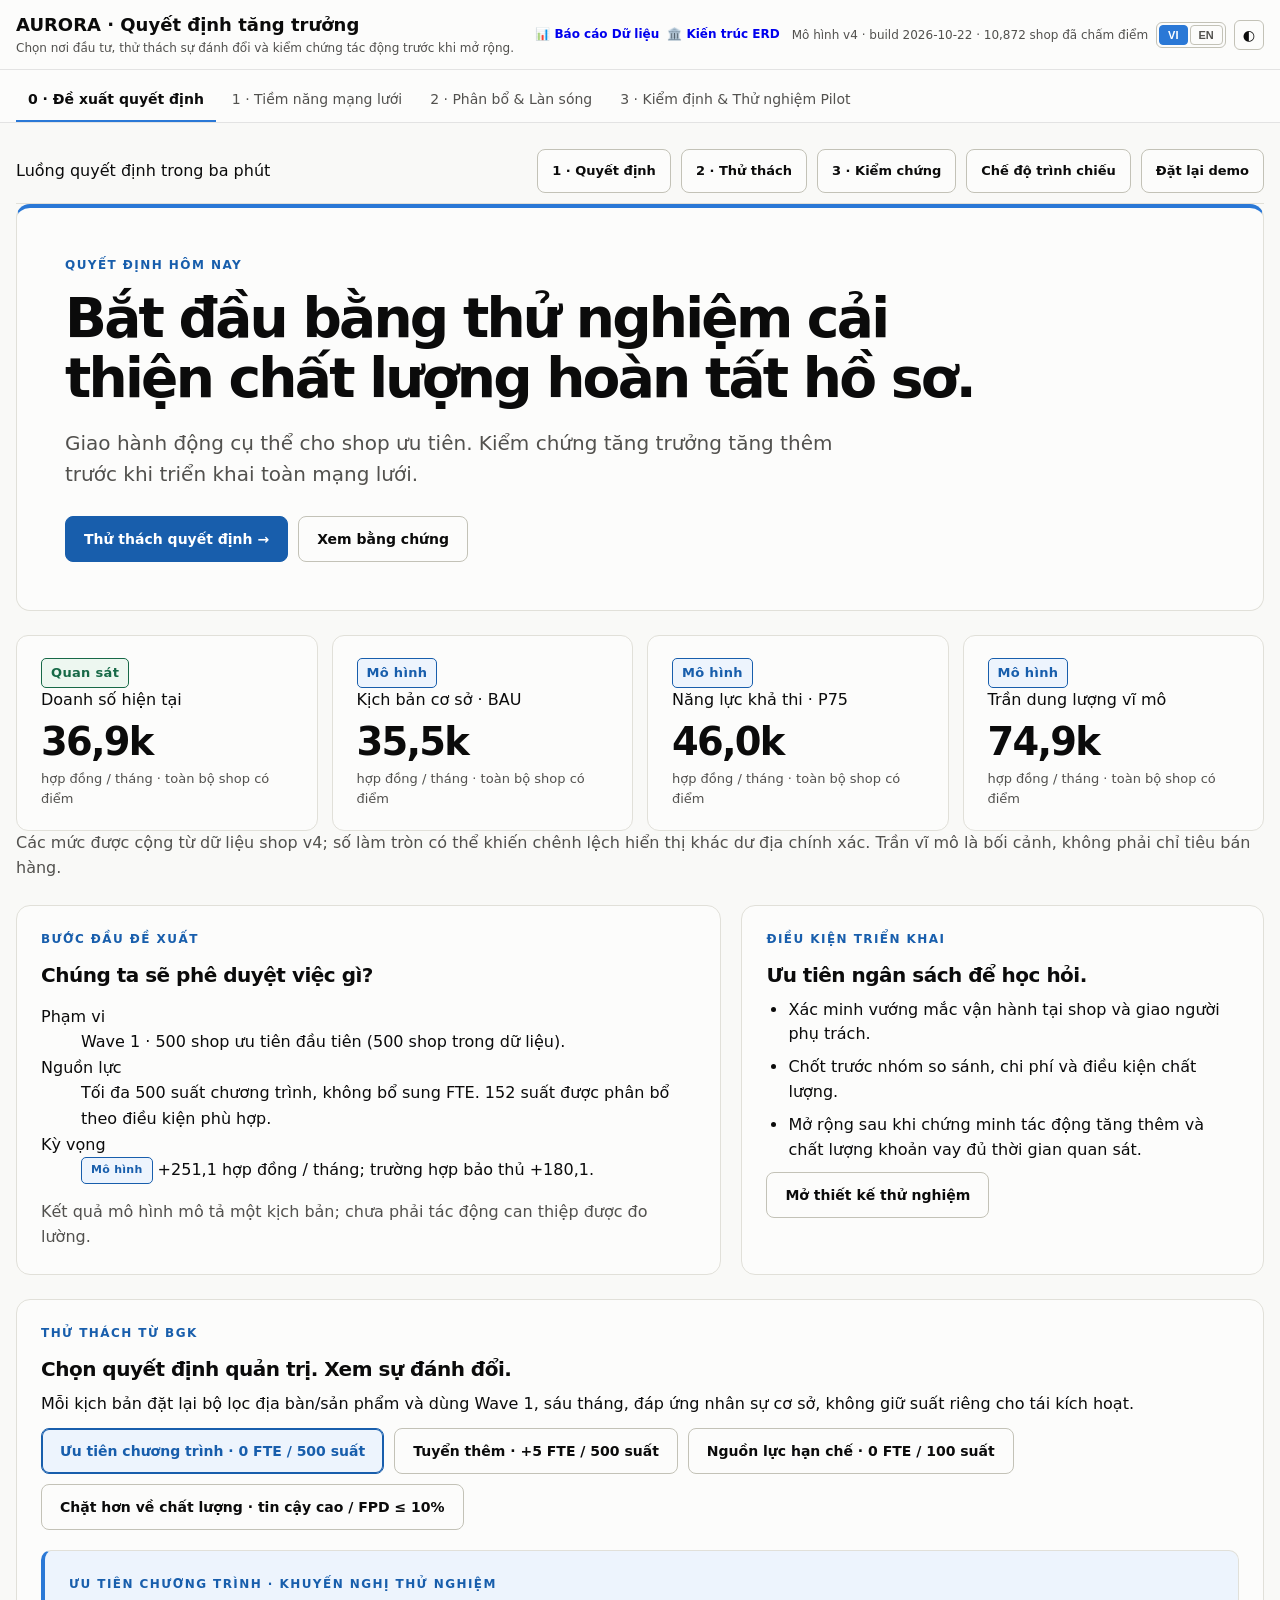
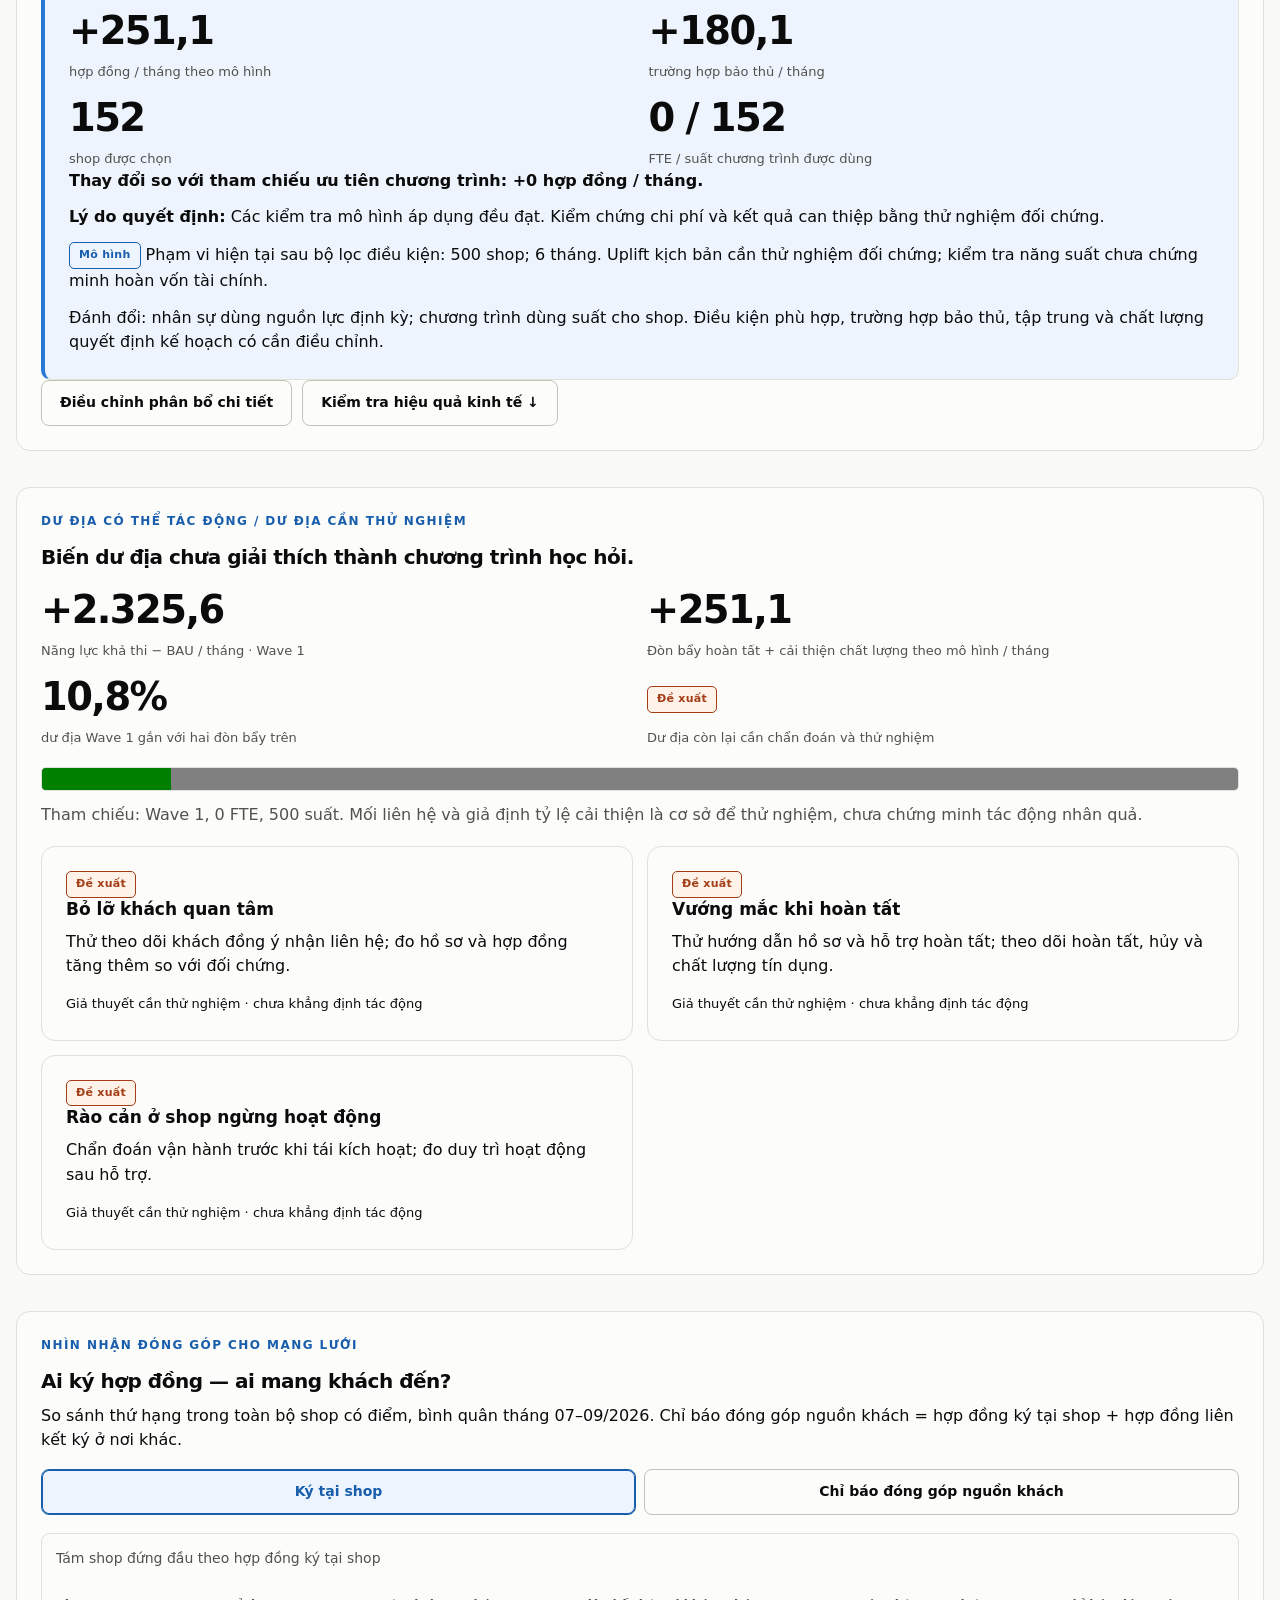
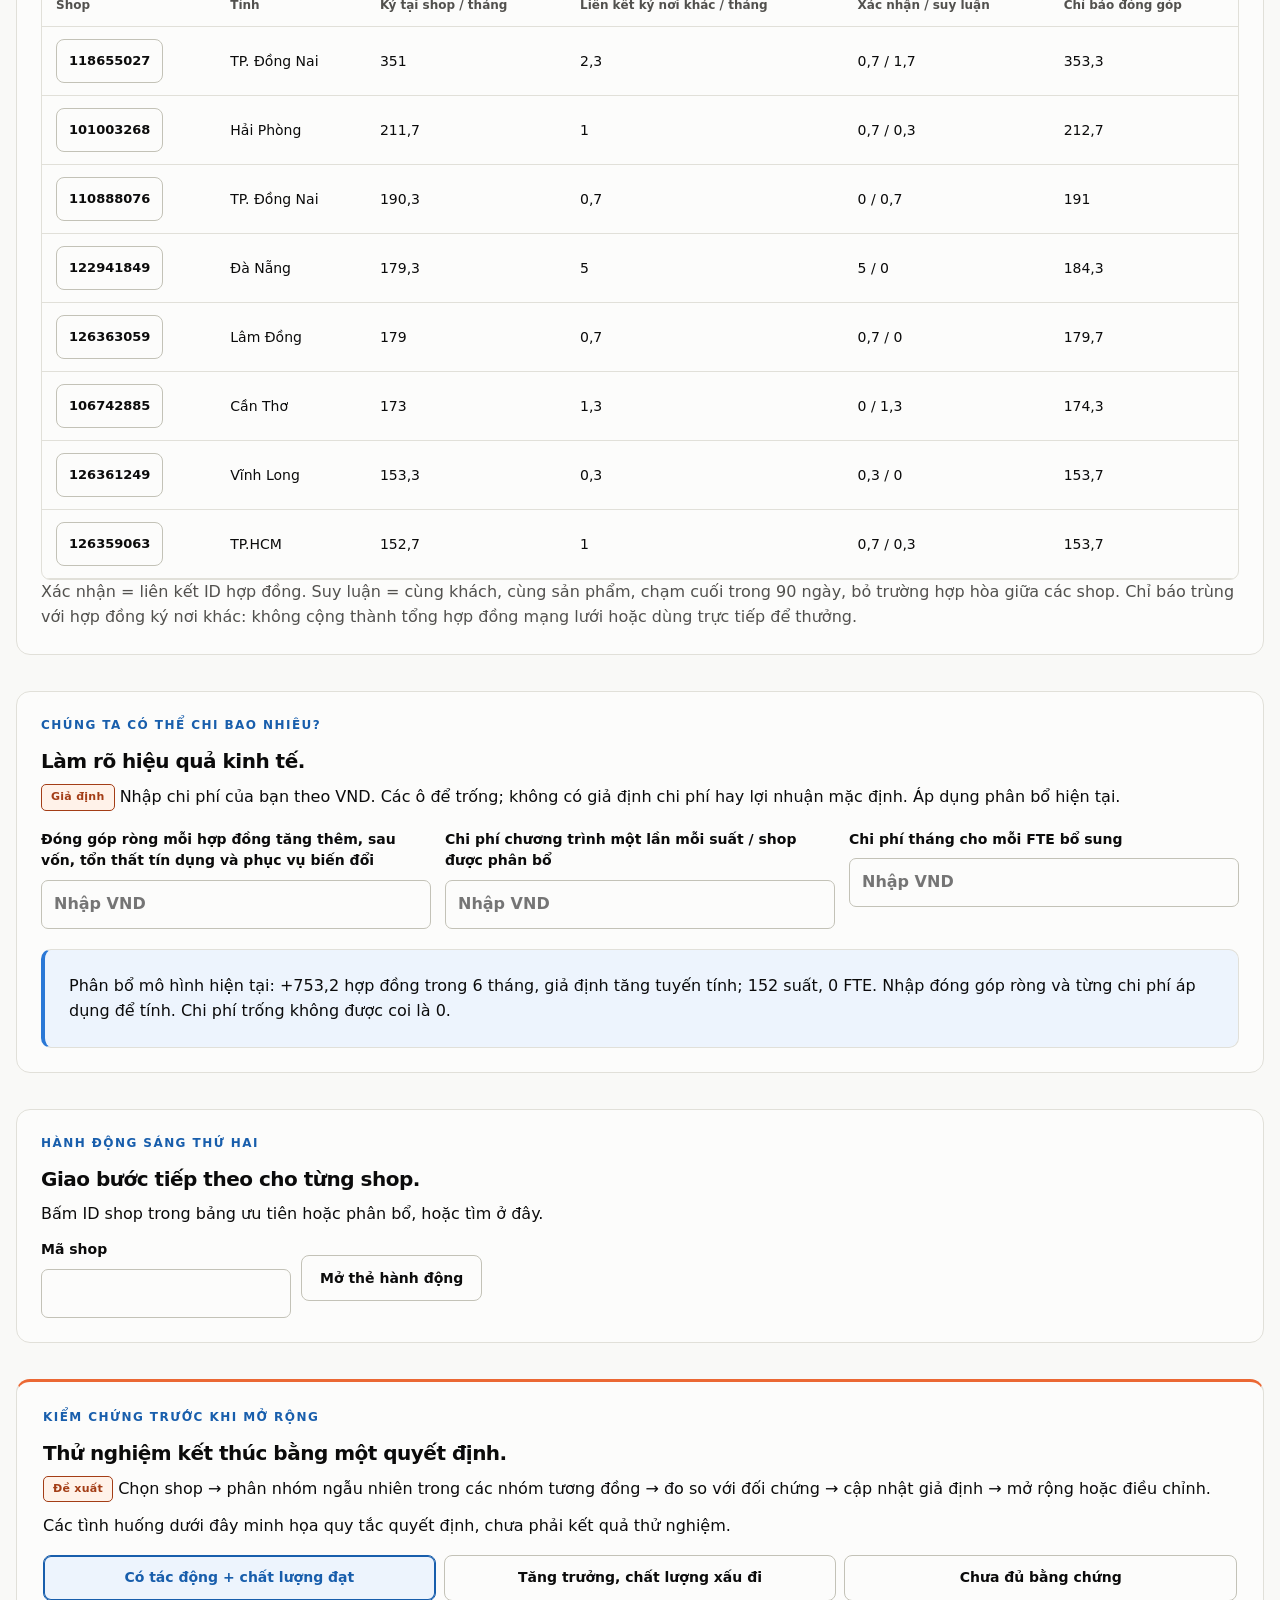
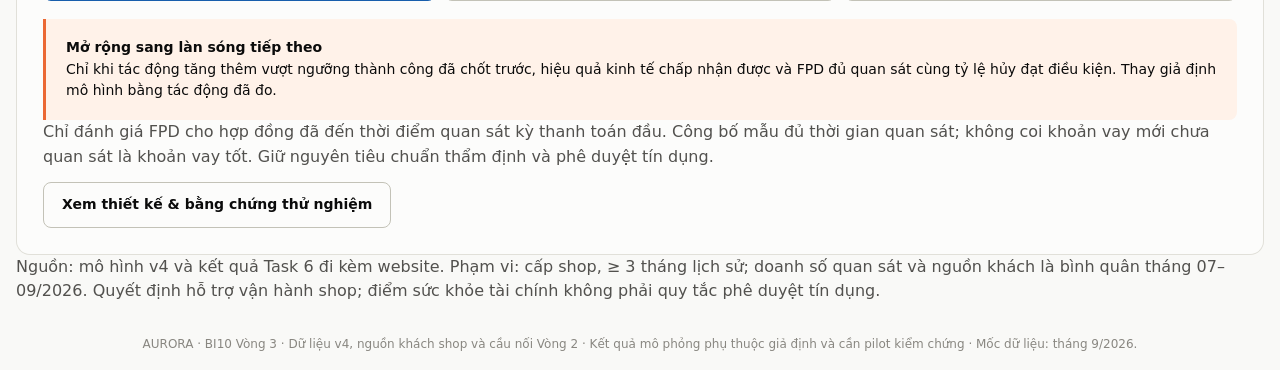
<file: decision/index.html>
<!doctype html>
<html lang="en">
<head>
<meta charset="utf-8">
<meta name="viewport" content="width=device-width,initial-scale=1">
<link rel="icon" type="image/svg+xml" href="favicon.svg">
<link rel="alternate icon" type="image/svg+xml" href="../favicon.svg">
<script>
(function(){
  try {
    var t = localStorage.getItem('r3-overview-theme');
    if (t === 'dark') {
      document.documentElement.setAttribute('data-theme', 'dark');
      document.documentElement.dataset.theme = 'dark';
    } else {
      document.documentElement.setAttribute('data-theme', 'light');
      document.documentElement.dataset.theme = 'light';
    }
  } catch(e){
    document.documentElement.setAttribute('data-theme', 'light');
    document.documentElement.dataset.theme = 'light';
  }
})();
</script>
<title>AURORA · Growth decisions</title>
<meta name="description" content="BI10 Round 3 - Task 6 on the team's final model (v4): network potential, priority waves and levers, validation and pilot.">
<style>
:root{color-scheme:light;
  --surface:#fcfcfb;--plane:#f9f9f7;--ink:#0b0b0b;--ink2:#52514e;--muted:#898781;--grid:#e1e0d9;--axis:#c3c2b7;--border:rgba(11,11,11,.10);
  --s1:#2a78d6;--s2:#eb6834;--s3:#1baf7a;--s4:#eda100;--s7:#6250d6;--de:#b8b6ad;
  --o1:#86b6ef;--o2:#3987e5;--o3:#256abf;--o4:#104281;
  --good:#0ca30c;--warn:#fab219;--serious:#ec835a;--crit:#d03b3b;--goodtxt:#006300;
  --midpt:#f0efec;}
/* prefers-color-scheme auto-dark removed; default is light */
:root[data-theme="dark"]{color-scheme:dark;
  --surface:#1a1a19;--plane:#0d0d0d;--ink:#f0efec;--ink2:#c3c2b7;--muted:#898781;--grid:#2c2c2a;--axis:#383835;--border:rgba(255,255,255,.10);
  --s1:#3987e5;--s2:#d95926;--s3:#199e70;--s4:#c98500;--s7:#9085e9;--de:#5a5955;
  --o1:#86b6ef;--o2:#3987e5;--o3:#256abf;--o4:#184f95;--goodtxt:#0ca30c;--midpt:#383835;}
*{box-sizing:border-box}
body{margin:0;background:var(--plane);color:var(--ink);font:14px/1.45 system-ui,-apple-system,"Segoe UI",sans-serif}
header{background:var(--surface);border-bottom:1px solid var(--border);padding:12px 16px;display:flex;align-items:center;justify-content:space-between;gap:16px;flex-wrap:nowrap}
header .brand{min-width:0;flex:1 1 auto}
header h1{font-size:18px;margin:0;font-weight:650;white-space:nowrap;overflow:hidden;text-overflow:ellipsis}
header .sub{color:var(--ink2);font-size:12px;margin-top:2px}
header .actions{display:flex;align-items:center;gap:8px;flex:0 0 auto;flex-wrap:nowrap}
@media (max-width:1100px){
  header{flex-wrap:wrap;gap:10px}
  header h1{white-space:normal}
  header .actions{width:100%;justify-content:flex-end}
}
nav{display:flex;gap:4px;padding:8px 16px 0;background:var(--surface);border-bottom:1px solid var(--border);flex-wrap:wrap}
nav button{background:none;border:0;border-bottom:2px solid transparent;padding:8px 12px;font:inherit;color:var(--ink2);cursor:pointer}
nav button.on{color:var(--ink);border-bottom-color:var(--s1);font-weight:600}
.filters{display:flex;gap:10px;padding:10px 16px;align-items:end;flex-wrap:wrap;background:var(--surface);border-bottom:1px solid var(--border)}
.filters label,.inputs label{display:flex;flex-direction:column;gap:3px;font-size:12px;color:var(--ink2)}
select,input[type=number],input[type=range],button.btn{font:inherit;color:var(--ink);background:var(--surface);border:1px solid var(--axis);border-radius:6px;padding:5px 8px}
button.btn{cursor:pointer}
button.btn.primary{background:var(--s1);color:#fff;border-color:var(--s1)}
main{padding:16px;max-width:1500px;margin:0 auto}
section.page{display:none}section.page.on{display:block}
.grid{display:grid;grid-template-columns:repeat(12,1fr);gap:12px}
.card{background:var(--surface);border:1px solid var(--border);border-radius:10px;padding:14px 16px;min-width:0}
.card h3{margin:0 0 2px;font-size:14px;font-weight:600}
.card .cap{color:var(--muted);font-size:12px;margin-bottom:8px}
.c3{grid-column:span 3}.c4{grid-column:span 4}.c6{grid-column:span 6}.c8{grid-column:span 8}.c12{grid-column:span 12}.c2{grid-column:span 2}
@media (max-width:1000px){.c3,.c2{grid-column:span 6}.c4{grid-column:span 6}.c8,.c6{grid-column:span 12}}
@media (max-width:620px){.c3,.c2,.c4,.c6{grid-column:span 12}main{padding:12px}}
.tile .label{font-size:12px;color:var(--ink2)}
.tile .value{font-size:26px;font-weight:600;line-height:1.15;margin-top:2px}
.tile .delta{font-size:12px;color:var(--muted)}
.hero .value{font-size:48px}
.tiles{display:grid;grid-template-columns:repeat(auto-fit,minmax(150px,1fr));gap:12px}
svg text{font:12px system-ui,-apple-system,"Segoe UI",sans-serif;fill:var(--ink2)}
svg .ax{stroke:var(--axis);stroke-width:1}
svg .gl{stroke:var(--grid);stroke-width:1}
svg .lbl{fill:var(--ink);font-variant-numeric:tabular-nums}
svg .mut{fill:var(--muted)}
svg .ref{stroke:var(--muted);stroke-width:1}
.legend{display:flex;gap:14px;flex-wrap:wrap;font-size:12px;color:var(--ink2);margin:4px 0 6px}
.legend span i{display:inline-block;width:10px;height:10px;border-radius:2px;margin-right:5px;vertical-align:-1px}
#tip{position:fixed;pointer-events:none;background:var(--ink);color:var(--surface);padding:6px 9px;border-radius:6px;font-size:12px;display:none;z-index:50;max-width:280px;line-height:1.35}
table{border-collapse:collapse;width:100%;font-size:12.5px}
th,td{padding:6px 8px;border-bottom:1px solid var(--grid);text-align:left;white-space:nowrap}
td.n,th.n{text-align:right;font-variant-numeric:tabular-nums}
th{color:var(--ink2);font-weight:600;position:sticky;top:0;background:var(--surface)}
.tbl{max-height:380px;overflow:auto;border:1px solid var(--grid);border-radius:6px}
.badge{display:inline-flex;align-items:center;gap:8px;padding:8px 14px;border-radius:999px;font-weight:700;font-size:16px;color:#fff}
.badge.APPROVE{background:var(--good)}.badge.REVISE{background:var(--warn);color:#0b0b0b}.badge.REJECT{background:var(--crit)}
.checks{list-style:none;padding:0;margin:8px 0 0;display:grid;gap:6px}
.checks li{display:flex;gap:8px;align-items:flex-start;font-size:13px}
.checks li b{font-weight:600}
.ok{color:var(--goodtxt)}.ko{color:var(--crit)}
.inputs{display:grid;grid-template-columns:repeat(auto-fit,minmax(170px,1fr));gap:10px 14px}
.inputs .rng{display:flex;gap:8px;align-items:center}.inputs .rng input[type=range]{flex:1;padding:0}
.inputs .rng output{min-width:52px;text-align:right;font-variant-numeric:tabular-nums;color:var(--ink)}
.note{font-size:12.5px;color:var(--ink2)}
ul.tight{margin:6px 0 0 18px;padding:0}ul.tight li{margin:3px 0}
.pill{display:inline-block;padding:1px 7px;border-radius:999px;font-size:11px;border:1px solid var(--border);color:var(--ink2)}
.kv{display:grid;grid-template-columns:auto 1fr;gap:4px 12px;font-size:13px}.kv b{font-variant-numeric:tabular-nums}
footer{color:var(--muted);font-size:12px;padding:16px;text-align:center}
.toggle-tbl{font-size:12px;color:var(--s1);background:none;border:0;cursor:pointer;padding:0;margin-top:6px}
.hid{display:none}
.pair{display:grid;grid-template-columns:minmax(150px,1.1fr) 1fr 1fr;gap:0;font-size:13px}
.pair>div{padding:5px 8px;border-bottom:1px solid var(--grid);font-variant-numeric:tabular-nums}
.pair .h{font-weight:600;color:var(--ink)}.pair .k{color:var(--ink2)}
.pair .win{color:var(--goodtxt);font-weight:600}
.pairin{display:flex;gap:10px;flex-wrap:wrap;align-items:end;margin-bottom:8px}
.pairin input{width:130px}
.story{font-size:13.5px;line-height:1.5}
.trf{display:flex;gap:8px;align-items:end;font-size:12px;color:var(--ink2);margin-bottom:4px}
@media (max-width:620px){.pair{grid-template-columns:1fr 1fr 1fr;font-size:12px}}

.lang-btn {
  background: none; border: 1px solid var(--axis); border-radius: 4px;
  padding: 3px 8px; font-size: 11px; font-weight: 600; cursor: pointer; color: var(--ink2);
}
.lang-btn.active {
  background: var(--s1); color: #fff; border-color: var(--s1);
}
</style>
<link rel="stylesheet" href="demo.css">
<script src="i18n.js"></script>
</head>
<body data-palette="#2a78d6,#eb6834,#1baf7a,#eda100">
<header>
  <div class="brand">
    <h1 data-i18n="head_title">Shop Growth Decision</h1>
    <div class="sub" data-i18n="head_sub">BI10 Round 3 · Task 6 on the team’s final model (v4) · Network potential → priority waves &amp; levers → validation &amp; pilot. Units: booked contracts per month unless stated.</div>
  </div>
  <div class="actions">
    <a href="../" class="btn technical-link" style="text-decoration:none; display:inline-flex; align-items:center; gap:4px; font-size:12px; font-weight:600;" data-i18n="nav_data_overview">📊 Data Overview</a>
    <a href="../erd/" class="btn technical-link" style="text-decoration:none; display:inline-flex; align-items:center; gap:4px; font-size:12px; font-weight:600;" data-i18n="nav_erd">🏛️ ERD Architecture</a>
    <div class="sub" id="dataStamp" style="margin-left:4px"></div>
    <div style="display:inline-flex; gap:2px; border:1px solid var(--axis); border-radius:6px; padding:2px; background:var(--surface)">
      <button type="button" class="lang-btn" data-lang="vi" onclick="setLanguage('vi')">VI</button>
      <button type="button" class="lang-btn" data-lang="en" onclick="setLanguage('en')">EN</button>
    </div>
    <button class="btn" id="themeBtn" title="Toggle light / dark" style="padding:4px 8px">◐</button>
  </div>
</header>
<nav>
  <button data-page="network" class="on" data-i18n="nav_page_network">1 · Network potential</button>
  <button data-page="sim" data-i18n="nav_page_sim">2 · Waves &amp; allocation</button>
  <button data-page="valid" data-i18n="nav_page_valid">3 · Validation &amp; pilot</button>
</nav>
<div class="filters" id="filters">
  <label><span data-i18n="lbl_filter_wave">Priority wave</span><select id="fWave"></select></label>
  <label><span data-i18n="lbl_filter_area">Area</span><select id="fArea"></select></label>
  <label><span data-i18n="lbl_filter_province">Province</span><select id="fProv"></select></label>
  <label><span data-i18n="lbl_filter_category">Category</span><select id="fCat"></select></label>
  <label><span data-i18n="lbl_filter_model">Model</span><select id="fModel"></select></label>
  <label><span data-i18n="lbl_filter_prod">Shop product</span><select id="fProd"></select></label>
  <label><span data-i18n="lbl_filter_track">Track</span><select id="fTrack"></select></label>
  <button class="btn" id="fReset" data-i18n="btn_reset">Reset</button>
  <span class="note" id="fCount"></span>
</div>
<main id="main-content">
<!-- ================= PAGE 1 ================= -->
<section class="page on" id="page-network">
  <div class="grid">
    <div class="card c3 tile hero"><div class="label" data-i18n="lbl_hero_gap">Growth gap in scope (Attainable − BAU)</div><div class="value" id="heroGap">–</div><div class="delta" id="heroGapSub"></div></div>
    <div class="card" style="grid-column:span 9"><div class="tiles" id="tilesNet"></div></div>
    <div class="card c12"><h3 data-i18n="h3_pair">Two shops, same sales: which one still has room to grow?</h3><div class="cap" data-i18n="cap_pair">The brief’s core question, two cases on the final model. Pick a case or type any two scored shop IDs (the filter row does not apply here).</div>
      <div class="pairin"><label class="note"><span data-i18n="lbl_pair_case">Case</span><select id="pairCase"></select></label><label class="note"><span data-i18n="lbl_pair_a">Shop A</span><input type="number" id="pairA"></label><label class="note"><span data-i18n="lbl_pair_b">Shop B</span><input type="number" id="pairB"></label><span class="note" id="pairMsg"></span></div>
      <div class="grid" style="gap:12px"><div class="c6" id="pairTbl"></div><div class="c6"><div id="chPair"></div><div class="story" id="pairStory" style="margin-top:8px"></div></div></div></div>
    <div class="card c4"><h3 data-i18n="h3_ladder">Four levels of shop performance</h3><div class="cap" data-i18n="cap_ladder">Sum over shops in scope · Attainable = peer P75 frontier with the 3× growth guardrail and the provincial ceiling (team model v4)</div><div id="chLadder"></div></div>
    <div class="card c4"><h3 data-i18n="h3_constraint">Where the gap sits: main constraint</h3><div class="cap" data-i18n="cap_constraint">Gap by the main constraint the team model assigned to each shop</div><div id="chConstraint"></div></div>
    <div class="card c4"><h3 data-i18n="h3_geo">Where the gap sits: geography</h3><div class="cap" id="chGeoCap">Gap by area</div><div id="chGeo"></div></div>
    <div class="card c6"><h3 data-i18n="h3_reach">What can today’s measured levers close?</h3><div class="cap" data-i18n="cap_reach">Upper bound: SA FTE doubled in every FTE-eligible shop, a programme slot for every eligible shop, measured responses · extra booked / month</div><div id="chReach"></div><div class="story" id="reachStory" style="margin-top:6px"></div></div>
    <div class="card c6"><h3 data-i18n="h3_src">Sourcing vs booking: business the booking view does not credit</h3><div class="cap" data-i18n="cap_src">Booked contracts whose lead came from a shop in scope but that were signed at another shop · lead → contract: same client, same product, assigned ≤ apply, last touch within 90 days · Jul–Sep 2026</div><div class="tiles" id="srcTiles"></div><div class="note" style="margin:10px 0 4px" data-i18n="lbl_src_chart">Booked elsewhere as a share of the shop’s own booked, by shop size (booked / month)</div><div id="chSrc"></div><div class="note" id="srcNote"></div></div>
    <div class="card c8"><h3 data-i18n="h3_trend">Network trend by month</h3><div class="cap" data-i18n="cap_trend">All scored shops (not affected by the filter row) · applications and booked contracts (left) · SA FTE assigned (right)</div><div class="trf"><label><span data-i18n="lbl_from">From</span><select id="tFrom"></select></label><label><span data-i18n="lbl_to">To</span><select id="tTo"></select></label></div><div class="grid" style="gap:8px"><div class="c8" id="chTrend"></div><div class="c4" id="chTrendFte"></div></div></div>
    <div class="card c4"><h3 data-i18n="h3_r2">Round 2 → Round 3 bridge</h3><div class="cap" data-i18n="cap_r2">Same customers, next period: contract outcome by Round 2 segment group (customer level, not shop level)</div><div id="chR2"></div><div class="note" id="r2Note"></div></div>
    <div class="card c6"><h3 data-i18n="h3_hl">Highlights &amp; lowlights</h3><ul class="tight" id="hl"></ul></div>
    <div class="card c6"><h3 data-i18n="h3_top">Priority list in scope</h3><div class="cap" data-i18n="cap_top">Team ranking of Invest shops by conservative gap (gap_low = min(gap P05 × provincial cap factor, gap)) · top 15 in scope</div><div class="tbl" id="tblTop"></div></div>
  </div>
</section>
<!-- ================= PAGE 2 ================= -->
<section class="page" id="page-sim">
  <div class="grid">
    <div class="card c12"><h3 data-i18n="h3_waves">Priority waves and the part a measured lever can back</h3><div class="cap" data-i18n="cap_waves">Waves are cumulative: the team’s ranking of the 5,755 Invest shops by conservative gap (t05 / t06) · measured lever = closing-quality programme in Active shops with ≥ 3 applications a month that book below the peer mean (half the shortfall × applications, capped at the gap) · whole network, filter row not applied</div>
      <div class="grid" style="gap:12px"><div class="c8"><div class="tbl" id="tblWaves" style="max-height:none"></div></div><div class="c4" id="chWaves"></div></div><div class="story" id="wavesStory" style="margin-top:8px"></div></div>
    <div class="card c12"><h3 data-i18n="h3_inputs">Inputs — what Sales Management controls</h3><div class="cap" data-i18n="cap_inputs">Scope = priority scope ∩ filter row. The engine assigns one lever per shop: SA FTE (demand capture) or one programme slot (closing quality / reactivation / fix quality first).</div>
      <div class="inputs">
        <label><span data-i18n="lbl_in_scope">Priority scope</span><select id="inScope"><option value="500" selected>Wave 1 · top 500</option><option value="1000">Wave 2 · top 1,000</option><option value="2000">Wave 3 · top 2,000</option><option value="5755">All Invest · 5,755</option><option value="">All scored shops</option></select></label>
        <label><span data-i18n="lbl_in_fte">Extra SA FTE budget</span><div class="rng"><input type="range" id="inFte" min="0" max="100" step="1" value="0"><output id="outFte">0</output></div></label>
        <label><span data-i18n="lbl_in_slots">Programme slots (shops)</span><div class="rng"><input type="range" id="inSlots" min="0" max="2000" step="25" value="500"><output id="outSlots">500</output></div></label>
        <label><span data-i18n="lbl_in_horizon">Horizon (months)</span><select id="inHorizon"><option>3</option><option selected>6</option><option>12</option></select></label>
        <label><span data-i18n="lbl_in_fpd">Max shop FPD for any lever</span><div class="rng"><input type="range" id="inFpd" min="0.05" max="0.40" step="0.01" value="0.40"><output id="outFpd">any</output></div></label>
        <label><span data-i18n="lbl_in_conf">Minimum confidence</span><select id="inConf"><option value="">All shops</option><option value="hm">Medium + High</option><option value="h">High only</option></select></label>
        <label><span data-i18n="lbl_in_react">Slots reserved for reactivation</span><div class="rng"><input type="range" id="inReact" min="0" max="50" step="5" value="0"><output id="outReact">0%</output></div></label>
        <label><span data-i18n="lbl_in_elas">Staffing response (elasticity)</span><select id="inElas"><option value="low">Low</option><option value="base" selected>Base</option><option value="high">High</option></select></label>
      </div>
    </div>
    <div class="card c4"><h3 data-i18n="h3_verdict">Decision</h3><div class="cap" data-i18n="cap_verdict">Hard guardrails decide Reject; any other failed check gives Revise</div><div id="verdict"></div><ul class="checks" id="checks"></ul></div>
    <div class="card c8"><div class="tiles" id="tilesSim"></div><div class="note" style="margin-top:10px" id="reco"></div></div>
    <div class="card c4"><h3 data-i18n="h3_lever">Uplift by lever</h3><div class="cap" data-i18n="cap_lever">Engine plan vs the team priority order with the same budget (FTE spread evenly, slots in rank order)</div><div id="chLever"></div></div>
    <div class="card c4"><h3 data-i18n="h3_curve">Does extra staffing meet the productivity benchmark?</h3><div class="cap" data-i18n="cap_curve">Average extra booked per added FTE-month as the FTE budget grows in scope (slots held at 0) · reference line = network booked per FTE-month. This compares productivity; costs are not included.</div><div id="chCurve"></div></div>
    <div class="card c4"><h3 data-i18n="h3_up_area">Uplift by area</h3><div class="cap" data-i18n="cap_up_area">Expected extra booked / month from the plan</div><div id="chUpArea"></div></div>
    <div class="card c12"><h3>The plan: shops selected</h3><div class="cap" id="planCap"></div><div class="tbl" id="tblPlan"></div><div style="margin-top:8px;display:flex;gap:8px;align-items:center"><button class="btn primary" id="btnCsv" data-i18n="btn_download_csv">Download plan (CSV)</button><span class="note" data-i18n="note_plan_footer">Expected uplift = extra booked contracts per month at the end of the horizon; P05 = conservative share from the team’s gap_low.</span></div></div>
  </div>
</section>
<!-- ================= PAGE 3 ================= -->
<section class="page" id="page-valid">
  <div class="grid">
    <div class="card c12"><h3 data-i18n="h3_trust">Can we trust the numbers? Team validation (Task 3–5) and Task 6 checks</h3><div class="tiles" id="tilesVal"></div></div>
    <div class="card c6"><h3 data-i18n="h3_range">Attainable is a range, not a point</h3><div class="cap" data-i18n="cap_range">Network Attainable before the provincial ceiling under other benchmark quantiles and growth guardrails (team summary.json) · base = P75 and 3×</div><div id="chRange"></div><div class="note" id="rangeNote"></div></div>
    <div class="card c6"><h3 data-i18n="h3_pilot">Pilot: how the waves are proven before scaling</h3><div id="pilot"></div></div>
    <div class="card c6"><h3 data-i18n="h3_scen">Reference scenarios</h3><div class="cap" data-i18n="cap_scen">Python engine on the v4 model; the browser engine reproduces these (page 2)</div><div class="tbl" id="tblScen"></div></div>
    <div class="card c6"><h3 data-i18n="h3_sens">Sensitivity: does the plan change when assumptions move?</h3><div class="cap" data-i18n="cap_sens">Engine plan “all scored shops, 500 slots, no FTE” re-run under each assumption · Jaccard = shops selected in both runs ÷ shops in either run · last column: yield of a 20-FTE add-on</div><div class="tbl" id="tblSens"></div></div>
    <div class="card c6"><h3 data-i18n="h3_r2_insight">Round 2 insight carried into Round 3</h3><div class="cap" data-i18n="cap_r2_insight">FHS × CES segments were built on Dec-24/Jan-25 applicants; those who transact again in 2025-26 show the segmentation holds out of sample at customer level</div><div class="tbl" id="tblR2"></div><div class="note" id="r2Note2"></div></div>
    <div class="card c6"><h3 data-i18n="h3_notes">Method notes &amp; assumptions</h3><ul class="tight" id="notes"></ul></div>
  </div>
</section>
</main>
<footer data-i18n="footer_text">AURORA · BI10 Round 3 · Data: team v4 + shop sourcing + Round 2 bridge. Scenario outputs are modelled, subject to assumptions and pilot validation. Snapshot: September 2026.</footer>
<div id="tip"></div>
<script src="decision_i18n.js"></script>
<script src="data.js"></script>
<script>
/* ===================== helpers ===================== */
const $=s=>document.querySelector(s);
const fN=(x,d=0)=>(x==null||isNaN(x))?'–':Math.abs(x)>=1e6?(x/1e6).toFixed(1)+'M':Math.abs(x)>=1e4?(x/1e3).toFixed(1)+'K':Number(x).toLocaleString('en-US',{maximumFractionDigits:d});
const fP=(x,d=1)=>(x==null||isNaN(x))?'–':(x*100).toFixed(d)+'%';
const f1=x=>(x==null||isNaN(x))?'–':Number(x).toFixed(1);
const f2=x=>(x==null||isNaN(x))?'–':Number(x).toFixed(2);
const sum=(a,f)=>a.reduce((t,r)=>t+(f?f(r):r),0);
const esc=s=>String(s).replace(/[&<>"]/g,c=>({'&':'&amp;','<':'&lt;','>':'&gt;','"':'&quot;'}[c]));
const demoText=(en,vi)=>(window.BI10_LANG==='vi'?vi:en);
const decisionLabel=v=>v==='APPROVE'?demoText('Recommended for pilot','Đề xuất thử nghiệm'):v==='REVISE'?demoText('Revise the plan','Điều chỉnh kế hoạch'):demoText('Do not proceed','Chưa triển khai');
const tip=$('#tip');
function showTip(e,html){tip.innerHTML=html;tip.style.display='block';moveTip(e);}
function moveTip(e){const w=tip.offsetWidth,h=tip.offsetHeight;let x=e.clientX+14,y=e.clientY+14;if(x+w>innerWidth-8)x=e.clientX-w-10;if(y+h>innerHeight-8)y=e.clientY-h-10;tip.style.left=x+'px';tip.style.top=y+'px';}
function hideTip(){tip.style.display='none';}
function bindTips(root){root.querySelectorAll('[data-tip]').forEach(el=>{el.addEventListener('mouseenter',e=>showTip(e,el.dataset.tip));el.addEventListener('mousemove',moveTip);el.addEventListener('mouseleave',hideTip);});}
function tableHTML(cols,rows){return '<table><thead><tr>'+cols.map(c=>`<th class="${c.n?'n':''}">${esc(c.h)}</th>`).join('')+'</tr></thead><tbody>'+rows.map(r=>'<tr>'+cols.map(c=>`<td class="${c.n?'n':''}">${c.f?c.f(r):esc(r[c.k]??'–')}</td>`).join('')+'</tr>').join('')+'</tbody></table>';}
function tableView(el,cols,rows){const id='tv'+Math.random().toString(36).slice(2,7);const b=document.createElement('button');b.className='toggle-tbl';b.textContent='Table view';const d=document.createElement('div');d.className='tbl hid';d.style.marginTop='6px';d.innerHTML=tableHTML(cols,rows);b.onclick=()=>{d.classList.toggle('hid');b.textContent=d.classList.contains('hid')?'Table view':'Hide table';};el.appendChild(b);el.appendChild(d);}

/* ===================== charts (SVG) ===================== */
function hbar(el,rows,o={}){ // rows:[{label,value,color,tip,sub}]
  el.innerHTML='';const W=el.clientWidth||520,lw=o.labelW||150,bh=16,gap=10,top=4;const H=top+rows.length*(bh+gap)+4;
  const mx=o.max||Math.max(1e-9,...rows.map(r=>Math.abs(r.value)));const pw=W-lw-70;
  let s=`<svg width="${W}" height="${H}" viewBox="0 0 ${W} ${H}">`;
  rows.forEach((r,i)=>{const y=top+i*(bh+gap);const w=Math.max(0,Math.abs(r.value)/mx*pw);const col=r.color||'var(--s1)';
    s+=`<text x="${lw-8}" y="${y+bh-3}" text-anchor="end" class="lbl">${esc(r.label)}</text>`;
    s+=`<rect x="${lw}" y="${y}" width="${w}" height="${bh}" fill="${col}" rx="4" ry="4" style="clip-path:inset(0 0 0 0 round 0 4px 4px 0)" data-tip="${esc(r.tip||r.label+': '+fN(r.value,1))}"/>`;
    s+=`<rect x="${lw}" y="${y}" width="${Math.min(4,w)}" height="${bh}" fill="${col}"/>`;
    s+=`<text x="${lw+w+6}" y="${y+bh-3}" class="lbl">${esc(o.fmt?o.fmt(r.value):fN(r.value,1))}${r.sub?` <tspan class="mut">${esc(r.sub)}</tspan>`:''}</text>`;});
  s+=`<line x1="${lw}" y1="${top-2}" x2="${lw}" y2="${H-2}" class="ax"/></svg>`;el.innerHTML=s;bindTips(el);
  if(o.table!==false)tableView(el,[{h:o.labelH||'Item',k:'label'},{h:o.valueH||'Value',n:1,f:r=>o.fmt?o.fmt(r.value):fN(r.value,1)}],rows);}
function vbar(el,rows,o={}){ // ordinal/level bars
  el.innerHTML='';const W=el.clientWidth||400,H=o.h||220,pl=8,pb=28,pt=22;const n=rows.length;const slot=(W-pl*2)/n,bw=Math.min(40,slot*0.6);
  const mx=o.max||Math.max(1e-9,...rows.map(r=>r.value));let s=`<svg width="${W}" height="${H}" viewBox="0 0 ${W} ${H}">`;
  rows.forEach((r,i)=>{const h=Math.max(0,r.value/mx*(H-pb-pt));const x=pl+i*slot+(slot-bw)/2,y=H-pb-h;
    s+=`<rect x="${x}" y="${y}" width="${bw}" height="${h}" fill="${r.color||'var(--s1)'}" rx="4" data-tip="${esc(r.tip||'')}"/><rect x="${x}" y="${H-pb-Math.min(4,h)}" width="${bw}" height="${Math.min(4,h)}" fill="${r.color||'var(--s1)'}"/>`;
    s+=`<text x="${x+bw/2}" y="${y-5}" text-anchor="middle" class="lbl">${esc(o.fmt?o.fmt(r.value):fN(r.value))}</text>`;
    s+=`<text x="${x+bw/2}" y="${H-pb+16}" text-anchor="middle">${esc(r.label)}</text>`;});
  s+=`<line x1="${pl}" y1="${H-pb}" x2="${W-pl}" y2="${H-pb}" class="ax"/></svg>`;el.innerHTML=s;bindTips(el);
  if(o.table!==false)tableView(el,[{h:'Level',k:'label'},{h:'Booked / month',n:1,f:r=>fN(r.value)}],rows);}
function groupedHbar(el,cats,series,o={}){ // series:[{name,color,values[]}]
  el.innerHTML='';const W=el.clientWidth||400,lw=o.labelW||150,bh=12,g=2,gap=12,top=4;const k=series.length;const H=top+cats.length*(k*(bh+g)+gap)+4;
  const mx=Math.max(1e-9,...series.flatMap(s=>s.values));const pw=W-lw-60;
  let s=`<div class="legend">${series.map(x=>`<span><i style="background:${x.color}"></i>${esc(x.name)}</span>`).join('')}</div><svg width="${W}" height="${H}" viewBox="0 0 ${W} ${H}">`;
  cats.forEach((c,i)=>{const y0=top+i*(k*(bh+g)+gap);s+=`<text x="${lw-8}" y="${y0+(k*(bh+g))/2+4}" text-anchor="end" class="lbl">${esc(c)}</text>`;
    series.forEach((sr,j)=>{const v=sr.values[i]||0,w=Math.max(0,v/mx*pw),y=y0+j*(bh+g);s+=`<rect x="${lw}" y="${y}" width="${w}" height="${bh}" fill="${sr.color}" rx="4" data-tip="${esc(sr.name+' · '+c+': '+fN(v,1))}"/><rect x="${lw}" y="${y}" width="${Math.min(4,w)}" height="${bh}" fill="${sr.color}"/>`;
      s+=`<text x="${lw+w+6}" y="${y+bh-2}" class="lbl" style="font-size:11px">${o.fmt?o.fmt(v):fN(v,0)}</text>`;});});
  s+=`<line x1="${lw}" y1="${top-2}" x2="${lw}" y2="${H-2}" class="ax"/></svg>`;el.innerHTML=s;bindTips(el);
  tableView(el,[{h:'Category',k:'c'},...series.map((sr,j)=>({h:sr.name,n:1,f:r=>fN(r.v[j],1)}))],cats.map((c,i)=>({c,v:series.map(sr=>sr.values[i]||0)})));}
function lineChart(el,labels,series,o={}){ // series:[{name,color,values[]}]
  el.innerHTML='';const W=el.clientWidth||500,H=o.h||220,pl=44,pr=14,pt=10,pb=26;const n=labels.length;
  const all=series.flatMap(s=>s.values.filter(v=>v!=null));let mx=Math.max(...all,o.ref??-Infinity),mn=o.zero===false?Math.min(...all):0;if(mx===mn)mx=mn+1;
  const X=i=>pl+i*(W-pl-pr)/Math.max(1,n-1),Y=v=>pt+(1-(v-mn)/(mx-mn))*(H-pt-pb);
  const ticks=4;let s=(series.length>1?`<div class="legend">${series.map(x=>`<span><i style="background:${x.color}"></i>${esc(x.name)}</span>`).join('')}</div>`:'')+`<svg width="${W}" height="${H}" viewBox="0 0 ${W} ${H}">`;
  for(let t=0;t<=ticks;t++){const v=mn+(mx-mn)*t/ticks,y=Y(v);s+=`<line x1="${pl}" x2="${W-pr}" y1="${y}" y2="${y}" class="gl"/><text x="${pl-6}" y="${y+4}" text-anchor="end" class="mut">${o.axisFmt?o.axisFmt(v):fN(v)}</text>`;}
  if(o.ref!=null){const y=Y(o.ref);s+=`<line x1="${pl}" x2="${W-pr}" y1="${y}" y2="${y}" class="ref"/><text x="${W-pr}" y="${y-4}" text-anchor="end" class="mut">${esc(o.refLabel||'')}</text>`;}
  const step=Math.ceil(n/8);labels.forEach((l,i)=>{if(i%step===0||(i===n-1&&(n-1)%step>=step/2))s+=`<text x="${X(i)}" y="${H-8}" text-anchor="middle" class="mut">${esc(l)}</text>`;});
  series.forEach(sr=>{const pts=sr.values.map((v,i)=>v==null?null:[X(i),Y(v)]).filter(Boolean);s+=`<path d="${pts.map((p,i)=>(i?'L':'M')+p[0].toFixed(1)+' '+p[1].toFixed(1)).join(' ')}" fill="none" stroke="${sr.color}" stroke-width="2" stroke-linejoin="round" stroke-linecap="round"/>`;
    const last=pts[pts.length-1];if(last)s+=`<circle cx="${last[0]}" cy="${last[1]}" r="4" fill="${sr.color}" stroke="var(--surface)" stroke-width="2"/>`;
    // data labels: every point when <= 12 points, otherwise every 3rd point + peak + last (keeps them readable)
    const vals=sr.values,iv=vals.map((v,i)=>[v,i]).filter(x=>x[0]!=null);const peak=iv.length?iv.reduce((a,b)=>b[0]>a[0]?b:a)[1]:-1;const li=iv.length?iv[iv.length-1][1]:-1;
    const lstep=n<=12?1:3;vals.forEach((v,i)=>{if(v==null||o.labels===false)return;const pk=i===peak&&Math.abs(peak-li)>1&&(peak-li)%lstep!==0&&Math.abs((peak-li)%lstep)>1;if(!(n<=12||i%lstep===(li%lstep)||pk||i===li))return;
      const x=X(i),y=Y(v);const anc=i===li?'end':i===0?'start':'middle';s+=`<text x="${anc==='end'?x-4:x}" y="${y-(o.below&&o.below(sr)?-14:7)}" text-anchor="${anc}" class="lbl" style="font-size:11px">${o.fmt?o.fmt(v):fN(v,v<100?1:0)}</text>`;});});
  s+=`<line id="xh" x1="0" x2="0" y1="${pt}" y2="${H-pb}" class="ref" style="display:none"/></svg>`;el.innerHTML=s;
  const svg=el.querySelector('svg'),xh=svg.querySelector('#xh');
  svg.addEventListener('mousemove',e=>{const r=svg.getBoundingClientRect();const x=e.clientX-r.left;let i=Math.round((x-pl)/((W-pl-pr)/Math.max(1,n-1)));i=Math.max(0,Math.min(n-1,i));xh.setAttribute('x1',X(i));xh.setAttribute('x2',X(i));xh.style.display='';
    showTip(e,`<b>${esc(labels[i])}</b><br>`+series.map(sr=>`${esc(sr.name)}: ${fN(sr.values[i],1)}`).join('<br>'));});
  svg.addEventListener('mouseleave',()=>{xh.style.display='none';hideTip();});
  tableView(el,[{h:'Period',k:'l'},...series.map((sr,j)=>({h:sr.name,n:1,f:r=>fN(r.v[j],1)}))],labels.map((l,i)=>({l,v:series.map(sr=>sr.values[i])})));}
function tiles(el,items){el.innerHTML=items.map(t=>`<div class="tile"><div class="label">${esc(t.label)}</div><div class="value">${t.value}</div>${t.delta?`<div class="delta">${t.delta}</div>`:''}</div>`).join('');}

/* ===================== data ===================== */
const D=window.R3DATA,P0=D.params,COLS=D.columns,T=D.team,S6=D.task6,E=P0.elasticity_by_model;
const SHOPS=D.shops.map(a=>{const o={};COLS.forEach((c,i)=>o[c]=a[i]);return o;});
SHOPS.forEach(s=>{if(s.avg_ticket==null)s.avg_ticket=0;if(s.gap_p05_ratio==null)s.gap_p05_ratio=1;});
const LEVER_COLOR={FTE:'var(--s1)',APPROVAL:'var(--s2)',REACT:'var(--s3)',QUALITY_FIX:'var(--s4)'};
function getLeverName(k) {
  const isEn = (window.BI10_LANG === 'en');
  if (isEn) return {FTE:'Add SA FTE (demand capture)',APPROVAL:'Closing-quality programme',REACT:'Reactivation programme',QUALITY_FIX:'Fix quality first (programme, no FTE)'}[k] || k;
  return {FTE:'Bổ sung SA FTE (đón cầu)',APPROVAL:'Chương trình nâng tỷ lệ duyệt',REACT:'Chương trình tái kích hoạt shop dormant',QUALITY_FIX:'Ưu tiên xử lý chất lượng (không tăng FTE)'}[k] || k;
}
const LEVER_NAME = new Proxy({}, { get: (target, prop) => getLeverName(prop) });
function updateDataStamp() {
  const isEn = (window.BI10_LANG === 'en');
  $('#dataStamp').textContent = isEn ? ('Model '+D.model.split(' · ')[0]+' · build '+D.generated+' · '+SHOPS.length.toLocaleString()+' scored shops') : ('Mô hình '+D.model.split(' · ')[0]+' · build '+D.generated+' · '+SHOPS.length.toLocaleString()+' shop đã chấm điểm');
}
updateDataStamp();
const sg=x=>(x>=0?'+':'−')+Math.abs(x).toFixed(2);

/* ===================== filters ===================== */
const F={area:'',province:'',category:'',model:'',shop_product:'',track:''};let FW='';
const SEL={area:'#fArea',province:'#fProv',category:'#fCat',model:'#fModel',shop_product:'#fProd',track:'#fTrack'};
const WAVES=[['','All scored shops'],['500','Wave 1 · top 500'],['1000','Wave 2 · top 1,000'],['2000','Wave 3 · top 2,000'],['5755','All Invest · 5,755']];
$('#fWave').innerHTML=WAVES.map(([v,l])=>`<option value="${v}">${l}</option>`).join('');
const inWave=(s,w)=>!w||(s.team_rank!=null&&s.team_rank<=+w);
function fillSelect(key){const el=$(SEL[key]);const base=SHOPS.filter(s=>inWave(s,FW)&&Object.keys(F).every(k=>k===key||!F[k]||s[k]===F[k]));const vals=[...new Set(base.map(s=>s[key]))].sort();
  el.innerHTML=`<option value="">All</option>`+vals.map(v=>`<option value="${esc(v)}" ${F[key]===v?'selected':''}>${esc(v)}</option>`).join('');}
function scopeRows(){return SHOPS.filter(s=>inWave(s,FW)&&Object.keys(F).every(k=>!F[k]||s[k]===F[k]));}
Object.keys(SEL).forEach(k=>{$(SEL[k]).addEventListener('change',e=>{F[k]=e.target.value;if(k==='area')F.province='';refresh();});});
$('#fWave').addEventListener('change',e=>{FW=e.target.value;refresh();});
$('#fReset').onclick=()=>{Object.keys(F).forEach(k=>F[k]='');FW='';$('#fWave').value='';refresh();};
function refresh(){Object.keys(SEL).forEach(fillSelect);const rows=scopeRows();$('#fCount').textContent=rows.length.toLocaleString()+' shops in scope';renderNetwork(rows);renderPair();runSim();}

/* ===================== engine (port of engine.py, v4 parameters) ===================== */
function params(over){return Object.assign({elas:E.base,p_react:P0.p_react,closable:P0.approval_closable_share,fte_step:P0.fte_step,fte_floor:P0.fte_floor,ramp:P0.ramp_factor,horizon:P0.horizon_months,conf:P0.conf_weight,minEff:P0.min_efficiency_vs_even,maxTop10:P0.max_top10_share,minP05:P0.min_p05_closure_ratio,minPerFte:P0.network_booked_per_fte,reactReserve:0,evenKey:P0.even_key},over||{});}
const elOf=(r,p)=>p.elas[r.model]??0;
const fteResp=(r,x,p)=>{const f0=Math.max(r.fte,p.fte_floor);return Math.min(r.attainable,r.bau*Math.pow((f0+x)/f0,elOf(r,p)));};
const reactUp=(r,p)=>p.p_react*Math.max(r.attainable-r.bau,0);
const apprUp=(r,p)=>Math.min(r.apps_pm*Math.max(r.peer_book_rate-r.book_rate,0)*p.closable,Math.max(r.attainable-r.bau,0));
const wConf=(r,p)=>p.conf[r.confidence]??0.4;
function allocate(rows,fteB,slotB,f,p,mode){
  const scope=rows.filter(r=>(f.maxFpd==null||r.fpd_rate==null||r.fpd_rate<=f.maxFpd)&&(!f.conf||f.conf.includes(r.confidence)));
  const alloc=new Map();scope.forEach(r=>alloc.set(r.shop_id,{fte:0,lever:null,uplift:0,slot:0}));
  const fteRows=scope.filter(r=>r.elig_fte&&r.attainable>r.bau);const curve=[];
  if(fteRows.length&&fteB>0){
    if(mode==='even'){const x=fteB/fteRows.length;fteRows.forEach(r=>{const a=alloc.get(r.shop_id);a.fte=x;a.lever='FTE';a.uplift=fteResp(r,x,p)-r.bau;});}
    else{const cur=new Float64Array(fteRows.length),gain=new Float64Array(fteRows.length);fteRows.forEach((r,i)=>gain[i]=(fteResp(r,p.fte_step,p)-r.bau)*wConf(r,p));
      let rem=fteB,used=0,tot=0;while(rem>=p.fte_step-1e-9){let bi=-1,bg=1e-9;for(let i=0;i<gain.length;i++)if(gain[i]>bg){bg=gain[i];bi=i;}if(bi<0)break;
        const r=fteRows[bi],a=alloc.get(r.shop_id);cur[bi]+=p.fte_step;a.fte=cur[bi];a.lever='FTE';rem-=p.fte_step;used+=p.fte_step;const u=fteResp(r,cur[bi],p)-r.bau;tot+=u-a.uplift;a.uplift=u;
        gain[bi]=(fteResp(r,cur[bi]+p.fte_step,p)-fteResp(r,cur[bi],p))*wConf(r,p);curve.push([used,tot]);}}}
  let cands=[];scope.forEach(r=>{if(alloc.get(r.shop_id).lever)return;if(r.elig_react)cands.push({u:reactUp(r,p),lever:'REACT',r});else if(r.elig_approval)cands.push({u:apprUp(r,p),lever:r.risk_flag?'QUALITY_FIX':'APPROVAL',r});});
  if(mode==='even')cands.sort((a,b)=>((b.r[p.evenKey]||0)-(a.r[p.evenKey]||0))||(a.r.shop_id-b.r.shop_id));else cands.sort((a,b)=>(b.u*wConf(b.r,p)-a.u*wConf(a.r,p))||(a.r.shop_id-b.r.shop_id));
  const slots=Math.max(0,Math.floor(slotB));let chosen=[];
  if(mode!=='even'&&p.reactReserve>0){const nr=Math.floor(slots*p.reactReserve);const react=cands.filter(c=>c.lever==='REACT').slice(0,nr);chosen=react;const taken=new Set(react.map(c=>c.r.shop_id));cands=cands.filter(c=>!taken.has(c.r.shop_id));}
  const nCands=chosen.length+cands.length;
  chosen=chosen.concat(cands.slice(0,slots-chosen.length));chosen.forEach(c=>{const a=alloc.get(c.r.shop_id);a.lever=c.lever;a.uplift=c.u;a.slot=1;});
  // budget binds when FTE is spent or programme candidates outnumber slots; otherwise both modes pick the same shops
  return {scope,alloc,curve,binding:(fteRows.length>0&&fteB>0)||nCands>slots,nCands};}
function kpis(scope,alloc,p,evenUp,binding){
  const gapT=sum(scope,r=>Math.max(r.attainable-r.bau,0)),bauT=sum(scope,r=>r.bau),attT=sum(scope,r=>r.attainable);
  const ups=scope.map(r=>[alloc.get(r.shop_id),r]).filter(([a])=>a.uplift>0);const up=sum(ups,([a])=>a.uplift),up05=sum(ups,([a,r])=>a.uplift*r.gap_p05_ratio);
  const fteUsed=sum(scope,r=>alloc.get(r.shop_id).fte),slotsUsed=sum(scope,r=>alloc.get(r.shop_id).slot);
  const fr=ups.filter(([a])=>a.lever==='FTE');const fUp=sum(fr,([a])=>a.uplift);
  const fpdPlan=fr.length?sum(fr,([a,r])=>r.fpd_rate*a.uplift)/fUp:null,fpdPeer=fr.length?sum(fr,([a,r])=>r.peer_fpd*a.uplift)/fUp:null;
  const top10=ups.map(([a])=>a.uplift).sort((a,b)=>b-a).slice(0,10);
  const byLever={};ups.forEach(([a])=>{const d=byLever[a.lever]||(byLever[a.lever]={shops:0,uplift:0});d.shops++;d.uplift+=a.uplift;});
  const k={shopsInScope:scope.length,shopsSelected:ups.length,bauT,attT,gapT,uplift:up,uplift05:up05,upliftH:up*p.horizon*p.ramp,creditH:sum(ups,([a,r])=>a.uplift*(r.avg_ticket||0))*p.horizon*p.ramp,
    closure:gapT?up/gapT:0,attBefore:attT?bauT/attT:0,attAfter:attT?(bauT+up)/attT:0,fteUsed,slotsUsed,perFte:fteUsed?fUp/fteUsed:null,
    fpdPlan,fpdPeer,riskFte:fr.filter(([a,r])=>r.risk_flag).length,top10:up?sum(top10)/up:0,p05ratio:up?up05/up:0,byLever,ups,binding};
  if(evenUp!=null)k.eff=evenUp?up/evenUp:null;const v=verdict(k,p);k.verdict=v[0];k.checks=v[1];return k;}
function verdict(k,p){const c=[
  ['beats_even_spread','Beats the team priority order by ≥ '+Math.round((p.minEff-1)*100)+'% (same budget)',!k.binding||(k.eff||0)>=p.minEff,k.binding?`×${f2(k.eff)}`:'n/a: the budget covers every eligible shop in scope, so both orders pick the same shops'],
  ['fpd_guardrail','FPD of shops receiving FTE ≤ peer FPD (+5%)',k.fpdPlan==null||k.fpdPlan<=k.fpdPeer*1.05,k.fpdPlan==null?'no FTE lever':`${fP(k.fpdPlan)} vs ${fP(k.fpdPeer)}`],
  ['no_fte_to_risk_shops','No new FTE into risk-flagged shops (fix quality first)',k.riskFte===0,k.riskFte+' shops'],
  ['not_over_concentrated','Top-10 shops carry ≤ '+Math.round(p.maxTop10*100)+'% of the uplift',k.top10<=p.maxTop10,fP(k.top10)],
  ['robust_downside','Conservative case (gap_low) keeps ≥ '+Math.round(p.minP05*100)+'% of expected uplift',k.p05ratio>=p.minP05,fP(k.p05ratio)],
  ['marginal_fte_productive','Each extra FTE yields ≥ network average ('+f2(p.minPerFte)+' booked / FTE-month)',k.perFte==null||k.perFte>=p.minPerFte,k.perFte==null?'no FTE lever':f2(k.perFte)]];
  const hard=c[1][2]&&c[2][2];const nf=c.filter(x=>!x[2]).length;return [!hard?'REJECT':nf===0?'APPROVE':'REVISE',c];}
function run(rows,fteB,slotB,f,p){const e=allocate(rows,fteB,slotB,f,p,'even');const ke=kpis(e.scope,e.alloc,p,null,e.binding);const o=allocate(rows,fteB,slotB,f,p,'opt');const k=kpis(o.scope,o.alloc,p,ke.uplift,o.binding);return {k,ke,o,e};}

/* ===================== page 1 ===================== */
const CN={'Demand capture (applications)':'Demand capture','Activation (no applications in 3 months)':'Activation (dormant)','Approval / closing':'Approval / closing','Demand capture (risk-capped)':'Demand (risk-capped)','None (at peer frontier)':'At frontier','Local market capacity':'Market capacity'};
function renderNetwork(rows){
  const A=sum(rows,r=>r.actual),B=sum(rows,r=>r.bau),Pv=sum(rows,r=>r.attainable),C=sum(rows,r=>r.ceiling),G=sum(rows,r=>r.gap),GL=sum(rows,r=>Math.max(r.gap_low||0,0));
  $('#heroGap').textContent='+'+fN(G);$('#heroGapSub').innerHTML= (window.BI10_LANG === 'en') ? ('booked contracts / month · conservative <b>+'+fN(GL)+'</b> (sum of shop gap_low) · '+fP(G/Math.max(1e-9,Pv))+' of Attainable not yet realised') : ('hợp đồng booked / tháng · thận trọng <b>+'+fN(GL)+'</b> (tổng gap_low) · '+fP(G/Math.max(1e-9,Pv))+' Attainable chưa khai thác');
  const isEn = (window.BI10_LANG === 'en');
  tiles($('#tilesNet'),[
    {label: isEn ? 'Shops in scope' : 'Shop trong phạm vi lọc', value:fN(rows.length), delta: rows.filter(r=>r.team_rank!=null).length.toLocaleString() + (isEn ? ' in the Invest ranking' : ' thuộc nhóm Invest')},
    {label: isEn ? 'Current actual' : 'Thực tế hiện tại', value:fN(A), delta: isEn ? 'last 3 months run-rate' : 'run-rate 3 tháng gần nhất'},
    {label: isEn ? 'Business-as-usual' : 'Kinh doanh thông thường (BAU)', value:fN(B), delta: isEn ? 'if nothing changes' : 'nếu không có can thiệp'},
    {label: isEn ? 'Attainable' : 'Mục tiêu khả thi (Attainable)', value:fN(Pv), delta: isEn ? 'peer P75 · 3× guardrail · ceiling' : 'biên P75 · trần 3× · trần tỉnh'},
    {label: isEn ? 'Market ceiling' : 'Trần thị trường tỉnh', value:fN(C), delta: isEn ? 'provincial penetration frontier' : 'biên thâm nhập thị trường tỉnh'},
    {label: isEn ? 'Attainment (BAU ÷ Attainable)' : 'Tỷ lệ đạt được (BAU ÷ Attainable)', value:fP(B/Math.max(1e-9,Pv)), delta: isEn ? 'target 100%: gap closed' : 'mục tiêu 100%: xóa sạch gap'}
  ]);
  vbar($('#chLadder'),[
    {label: isEn ? 'Actual' : 'Thực tế', value:A, color:'var(--o1)', tip: isEn ? 'Current run-rate' : 'Run-rate hiện tại'},
    {label: 'BAU', value:B, color:'var(--o2)', tip: isEn ? 'Business-as-usual' : 'Kinh doanh thông thường'},
    {label: isEn ? 'Attainable' : 'Khả thi', value:Pv, color:'var(--o3)', tip: isEn ? 'Attainable (team v4)' : 'Khả thi (mô hình v4)'},
    {label: isEn ? 'Ceiling' : 'Trần tỉnh', value:C, color:'var(--o4)', tip: isEn ? 'Addressable market ceiling' : 'Trần thị trường tỉnh'}
  ]);
  const byC={};rows.forEach(r=>{byC[r.main_constraint]=(byC[r.main_constraint]||0)+r.gap;});
  hbar($('#chConstraint'),Object.entries(byC).sort((a,b)=>b[1]-a[1]).map(([l,v])=>({label:CN[l]||l,value:v,tip:l+': '+fN(v,1),sub:fP(v/Math.max(1e-9,G),0)})),{labelW:140,labelH:'Constraint',valueH:'Gap'});
  const geoKey=F.area?'province':'area';const byG={};rows.forEach(r=>{byG[r[geoKey]]=(byG[r[geoKey]]||0)+r.gap;});
  $('#chGeoCap').textContent='Gap by '+geoKey+(F.area?' within '+F.area:'');
  hbar($('#chGeo'),Object.entries(byG).sort((a,b)=>b[1]-a[1]).slice(0,12).map(([l,v])=>({label:l,value:v,sub:fP(v/Math.max(1e-9,G),0)})),{labelW:120,labelH:geoKey,valueH:'Gap'});
  const tr=trendRows();lineChart($('#chTrend'),tr.map(t=>t[0].slice(2)),[{name:'Applications',color:'var(--s1)',values:tr.map(t=>t[1])},{name:'Booked',color:'var(--s2)',values:tr.map(t=>t[2])}],{h:220,below:sr=>sr.name==='Booked'});
  lineChart($('#chTrendFte'),tr.map(t=>t[0].slice(2)),[{name:'SA FTE',color:'var(--s7)',values:tr.map(t=>t[3])}],{h:200});
  const g=D.r2_link.outcome_by_group;const order=['prime','growing','thin','stressed','not scored'];const names={prime:'Prime (S1–S3)',growing:'Growing (S4–S5)',thin:'Thin-file (S6–S7)',stressed:'Stressed (S8–S9)','not scored':'Not in Round 2'};
  const rowsG=order.map(k=>g.find(x=>x.group===k)).filter(Boolean);
  const el=$('#chR2');el.innerHTML='<div class="note" style="margin-bottom:4px">Booking rate</div><div id="r2a"></div><div class="note" style="margin:8px 0 4px">First-payment default (booked, observable)</div><div id="r2b"></div>';
  hbar($('#r2a'),rowsG.map(x=>({label:names[x.group],value:x.book_rate,tip:names[x.group]+': '+fP(x.book_rate)+' booked of '+fN(x.contracts)+' contracts'})),{labelW:130,fmt:v=>fP(v),max:1,table:false});
  hbar($('#r2b'),rowsG.map(x=>({label:names[x.group],value:x.fpd_rate,tip:names[x.group]+': FPD '+fP(x.fpd_rate)})),{labelW:130,fmt:v=>fP(v),max:0.12,table:false});
  const rc=D.r2_link.correlations;
  $('#r2Note').textContent='Directional at shop level: only '+D.r2_link.shops_with_30_scored+' shops have ≥ 30 scored clients. There, share of Prime customers correlates +'+f2(rc.c_prime_book)+' with booking rate vs peer and share of Stressed +'+f2(rc.c_stress_fpd)+' with FPD vs peer; the raw FHS / CES scores do not (ρ '+f2(rc.c_fhs_fpd)+' / '+f2(rc.c_ces_book)+'). Customer mix is context, not a lever.';
  // highlights
  const geo=Object.entries(byG).sort((a,b)=>b[1]-a[1]);const con=Object.entries(byC).sort((a,b)=>b[1]-a[1]);
  const low=sum(rows.filter(r=>r.confidence==='Low'),r=>r.gap),dorm=rows.filter(r=>r.is_dormant).length,risk=rows.filter(r=>r.risk_flag).length,front=rows.filter(r=>r.track.startsWith('At frontier')).length,mkt=rows.filter(r=>r.track.startsWith('Market')).length;
  const w1=rows.filter(r=>r.team_rank!=null&&r.team_rank<=500),w1G=sum(w1,r=>r.gap);
  const fteT=sum(rows,r=>r.fte);const RE=renderReach(rows,G);const SRC=renderSourcing(rows);
  $('#hl').innerHTML=[
    `<b>Headline:</b> BAU is ${fP(B/Math.max(1e-9,Pv),0)} of Attainable; closing the whole gap adds <b>+${fN(G)}</b> booked / month (+${fP(G/Math.max(1e-9,B),0)} on BAU), +${fN(GL)} on the conservative shop-level gap (gap_low).`,
    `<b>Where to start:</b> ${fN(w1.length)} Wave 1 shops in scope hold +${fN(w1G)} (${fP(w1G/Math.max(1e-9,G),0)} of the gap in scope); page 2 shows which part is associated with a modelled lever.`,
    `<b>Reach:</b> doubling SA FTE in every FTE-eligible shop and running a programme in every eligible shop closes only ${fP(RE.all/Math.max(1e-9,G),0)} of the gap (SA FTE alone ${fP(RE.fte/Math.max(1e-9,G),0)}). The gap is mainly a demand problem, not a headcount problem.`,
    `<b>Parallax:</b> shops in scope also source <b>+${fN(SRC.x,0)}</b> booked / month signed at other shops (${fP(SRC.x/Math.max(1e-9,A),1)} of their own booked; ${fP(SRC.xp/Math.max(1e-9,SRC.x),0)} proven by the contract id on the lead). The smallest shops send the largest share elsewhere.`,
    `<b>Driver:</b> ${con[0]?(CN[con[0][0]]||con[0][0]):'–'} explains ${con[0]?fP(con[0][1]/Math.max(1e-9,G),0):'–'} of the gap${con[1]?`; ${CN[con[1][0]]||con[1][0]} ${fP(con[1][1]/Math.max(1e-9,G),0)}`:''}.`,
    `<b>Geography:</b> top 3 ${geoKey}s hold ${fP(sum(geo.slice(0,3),x=>x[1])/Math.max(1e-9,G),0)} of the gap (${geo.slice(0,3).map(x=>x[0]).join(', ')}).`,
    `<b>Lowlight:</b> ${fP(low/Math.max(1e-9,G),0)} of the gap sits in Low-confidence shops (thin history or wide BAU interval): plan on it only through the pilot.`,
    `<b>Capacity:</b> ${fN(fteT,0)} SA FTE assigned; the network books ${f2(P0.network_booked_per_fte)} per FTE-month. ${dorm.toLocaleString()} dormant, ${risk.toLocaleString()} risk-flagged (FPD above peer), ${front.toLocaleString()} at the peer frontier, ${mkt.toLocaleString()} held by the provincial ceiling.`,
    `<b>Round 2 carry-over:</b> Prime customers book at ${fP(rowsG[0].book_rate,0)} with ${fP(rowsG[0].fpd_rate)} FPD vs ${fP(rowsG[4].book_rate,0)} / ${fP(rowsG[4].fpd_rate)} for customers not in Round 2: who a shop serves shapes how far it can grow.`].map(x=>`<li>${x}</li>`).join('');
  const top=rows.filter(r=>r.team_rank!=null).sort((a,b)=>a.team_rank-b.team_rank).slice(0,15);
  $('#tblTop').innerHTML=top.length?tableHTML([{h:'Rank',n:1,k:'team_rank'},{h:'Wave',f:r=>esc(r.wave)},{h:'Shop',k:'shop_id'},{h:'Area',k:'area'},{h:'Province',k:'province'},{h:'Cat.',k:'category'},{h:'Model',k:'model'},{h:'Actual',n:1,f:r=>f1(r.actual)},{h:'BAU',n:1,f:r=>f1(r.bau)},{h:'Attainable',n:1,f:r=>f1(r.attainable)},{h:'Gap',n:1,f:r=>f1(r.gap)},{h:'Gap low',n:1,f:r=>f1(r.gap_low)},{h:'Constraint',f:r=>esc(CN[r.main_constraint]||r.main_constraint)},{h:'Lever',f:r=>esc(leverOf(r))}],top):'<div class="note" style="padding:8px">No shop of the Invest ranking in this scope.</div>';}

/* ---- trend month range (network trend is pre-aggregated for all scored shops) ---- */
const TM=D.trend.map(t=>t[0]);
function fillTrendSel(){const a=$('#tFrom'),b=$('#tTo');if(a.options.length)return;a.innerHTML=TM.map(m=>`<option>${m}</option>`).join('');b.innerHTML=a.innerHTML;a.value=TM[0];b.value=TM[TM.length-1];
  [a,b].forEach(el=>el.addEventListener('change',()=>{if(a.value>b.value)(el===a?b:a).value=el.value;renderNetwork(scopeRows());}));}
function trendRows(){fillTrendSel();const a=$('#tFrom').value,b=$('#tTo').value;return D.trend.filter(t=>t[0]>=a&&t[0]<=b);}

/* ---- lever reach: upper bound of what the measured levers can close ---- */
function renderReach(rows,G){
  const p=params();let fteU=0,fteX=0,progAll=0,progRest=0,nProg=0;
  rows.forEach(r=>{const gap=Math.max(r.attainable-r.bau,0);if(gap<=0)return;
    const pr=r.elig_react?reactUp(r,p):r.elig_approval?apprUp(r,p):0;progAll+=pr;if(pr>0)nProg++;
    if(r.elig_fte){const f0=Math.max(r.fte,p.fte_floor);fteU+=fteResp(r,f0,p)-r.bau;fteX+=f0;}else progRest+=pr;});
  const out={fte:fteU,prog:progAll,all:fteU+progRest};out.rest=Math.max(G-out.all,0);
  hbar($('#chReach'),[{label:'SA FTE ×2',value:out.fte,color:'var(--s1)',sub:fP(out.fte/Math.max(1e-9,G),0)+' · +'+fN(fteX,0)+' FTE'},
    {label:'Programmes, all',value:out.prog,color:'var(--s2)',sub:fP(out.prog/Math.max(1e-9,G),0)+' · '+fN(nProg)+' shops'},
    {label:'Both combined',value:out.all,color:'var(--s3)',sub:fP(out.all/Math.max(1e-9,G),0)},
    {label:'Not reachable today',value:out.rest,color:'var(--de)',sub:fP(out.rest/Math.max(1e-9,G),0)}],{labelW:130,max:G,labelH:'Lever',valueH:'Booked / month'});
  $('#reachStory').innerHTML=`Gap in scope <b>+${fN(G)}</b>. Doubling SA FTE in every FTE-eligible shop (+${fN(fteX,0)} FTE) closes ${fP(out.fte/Math.max(1e-9,G),0)}: the team’s fixed-effects response is ${f2(E.base.Aldi)} at Aldi shops (+100% FTE → +${fP(Math.pow(2,E.base.Aldi)-1,0)} booked) and none at Non-Aldi. <b>Fund programmes before headcount</b> (page 2) and test new demand levers in the pilot for the ${fP(out.rest/Math.max(1e-9,G),0)} that these modelled levers do not close.`;
  return out;}

/* ---- sourcing vs booking ---- */
function renderSourcing(rows){
  const A=sum(rows,r=>r.actual),X=sum(rows,r=>r.xs_out_pm||0),Xp=sum(rows,r=>r.xs_out_proven_pm||0),nS=rows.filter(r=>(r.xs_out_pm||0)>0).length;
  tiles($('#srcTiles'),[{label:'Booked at the shop',value:fN(A),delta:'booking view (actual)'},{label:'+ Booked elsewhere',value:'+'+fN(X,0),delta:fP(X/Math.max(1e-9,A),1)+' on top · '+fN(nS)+' shops'},
    {label:'Proven by contract id',value:fP(Xp/Math.max(1e-9,X),0),delta:'rest: last-touch inference'}]);
  const bands=[['< 3',0,3],['3–10',3,10],['10–30',10,30],['30+',30,1e9]];
  hbar($('#chSrc'),bands.map(([l,lo,hi])=>{const b=rows.filter(r=>r.actual>=lo&&r.actual<hi);const a=sum(b,r=>r.actual),x=sum(b,r=>r.xs_out_pm||0);
    return {label:l+' booked / mo',value:a?x/a:0,tip:`${l}: ${fN(b.length)} shops · own ${fN(a,0)} · elsewhere ${fN(x,1)} / month`,sub:'+'+fN(x,0)+' / mo'};}),{labelW:120,fmt:v=>fP(v,0),labelH:'Shop size',valueH:'Elsewhere ÷ own'});
  $('#srcNote').innerHTML=`Most of it is signed at unclassified POS (${fP(D.sourcing.xs_out_to_unclassified_pm/Math.max(1e-9,D.sourcing.xs_out_pm),0)} network-wide), only a handful at Virtual shops. A small shop that looks weak on the booking view can be a lead source for others: use both views before cutting resources. Window Jul–Sep 2026: earlier months are under-counted because lead data start on 31 Dec 2025.`;
  return {x:X,xp:Xp};}

/* ---- two shops, same sales ---- */
const BYID=new Map(SHOPS.map(s=>[s.shop_id,s]));
function leverOf(r){
  const isEn = (window.BI10_LANG === 'en');
  if(r.shop_status!=='Active') return isEn ? ('No lever: shop is '+r.shop_status) : ('Không cấp đòn bẩy: shop đang '+r.shop_status);
  if(r.track.startsWith('Market')) return isEn ? 'Hold: provincial market ceiling' : 'Giữ nguyên: chạm trần thị trường tỉnh';
  if(r.risk_flag) return isEn ? 'Fix quality first (FPD above peer)' : 'Ưu tiên khắc phục chất lượng (FPD cao hơn nhóm)';
  if(r.elig_react) return isEn ? 'Reactivation programme' : 'Chương trình tái kích hoạt';
  if(r.elig_approval) return isEn ? 'Closing-quality programme' : 'Chương trình nâng cao tỷ lệ duyệt';
  if(r.gap<=0.5) return isEn ? 'Hold: at peer frontier' : 'Giữ nguyên: đang ở biên hiệu quả';
  if(r.main_constraint.startsWith('Demand')) return isEn ? 'Demand capture: no measured lever yet (pilot)' : 'Đón cầu: chưa có đòn bẩy đo lường (pilot)';
  return isEn ? 'No funded lever' : 'Không cấp đòn bẩy';
}
$('#pairCase').innerHTML=D.pairs.map((c,i)=>`<option value="${i}">${esc(c.label)}</option>`).join('')+'<option value="">Custom IDs</option>';
$('#pairCase').addEventListener('change',e=>{const c=D.pairs[e.target.value];if(c){$('#pairA').value=c.a;$('#pairB').value=c.b;}renderPair();});
function renderPair(){
  const ia=$('#pairA'),ib=$('#pairB');if(!ia.value){ia.value=D.pairs[0].a;ib.value=D.pairs[0].b;}
  const a=BYID.get(+ia.value),b=BYID.get(+ib.value);
  if(!a||!b){$('#pairMsg').textContent='Shop ID not found among the '+SHOPS.length.toLocaleString()+' scored shops';return;}$('#pairMsg').textContent='';
  const per=r=>r.fte>0?r.actual/r.fte:null;
  const rowsP=[['Area · province',r=>esc(r.area+' · '+r.province)],['Shop status · track',r=>esc(r.shop_status+' · '+r.track)],['Category · model · product',r=>esc(r.category+' · '+r.model+' · '+r.shop_product)],
    ['Priority (team ranking)',r=>r.team_rank!=null?esc(r.wave)+' · rank '+r.team_rank:'not in the Invest ranking'],
    ['Current actual (booked / mo)',r=>f1(r.actual)],['Business-as-usual',r=>f1(r.bau)],['Attainable',r=>f1(r.attainable)],['Market ceiling',r=>f1(r.ceiling)],
    ['Gap (Attainable − BAU)',r=>'+'+f1(r.gap),'max',r=>r.gap],['Conservative gap (gap_low)',r=>'+'+f1(Math.max(r.gap_low,0))],['Attainment (BAU ÷ Attainable)',r=>fP(r.bau/Math.max(1e-9,r.attainable),0)],
    ['Provincial cap factor',r=>f2(r.cap_factor)],['SA FTE · booked per FTE-month',r=>f2(r.fte)+' · '+f1(per(r))],['Applications / mo',r=>f1(r.apps_pm)],
    ['Booking rate · peer mean · peer P75',r=>fP(r.book_rate,0)+' · '+fP(r.peer_book_rate,0)+' · '+fP(r.bench_book,0)],['FPD vs peer',r=>fP(r.fpd_rate)+' vs '+fP(r.peer_fpd)],
    ['Booked elsewhere from its leads',r=>'+'+f1(r.xs_out_pm||0)+' / mo'],['Main constraint',r=>esc(r.main_constraint)],['Confidence',r=>esc(r.confidence)],['Recommended lever',r=>'<b>'+esc(leverOf(r))+'</b>']];
  $('#pairTbl').innerHTML='<div class="pair"><div class="h"></div><div class="h">Shop A · '+a.shop_id+'</div><div class="h">Shop B · '+b.shop_id+'</div>'+
    rowsP.map(([k,f,hl,v])=>{const va=v?v(a):0,vb=v?v(b):0;return `<div class="k">${k}</div><div class="${hl&&v&&va>vb?'win':''}">${f(a)}</div><div class="${hl&&v&&vb>va?'win':''}">${f(b)}</div>`;}).join('')+'</div>';
  groupedHbar($('#chPair'),['Actual','BAU','Attainable','Ceiling'],[{name:'Shop A '+a.shop_id,color:'var(--s1)',values:[a.actual,a.bau,a.attainable,a.ceiling]},{name:'Shop B '+b.shop_id,color:'var(--s2)',values:[b.actual,b.bau,b.attainable,b.ceiling]}],{labelW:80,fmt:v=>f1(v)});
  const [hi,lo,nh,nl]=a.gap>=b.gap?[a,b,'A','B']:[b,a,'B','A'];
  const why=lo.track.startsWith('Market')?` and is held at the provincial market ceiling (cap factor ${f2(lo.cap_factor)}: the macro model assigns no additional headroom)`:lo.gap<=0.5?` and already performs at the peer frontier (books ${fP(lo.book_rate,0)} of applications vs ${fP(lo.peer_book_rate,0)} for peers)`:'';
  $('#pairStory').innerHTML=`Both book about <b>${f1(a.actual)}</b> and <b>${f1(b.actual)}</b> contracts a month. Shop ${nh} has a conditional model benchmark of <b>${f1(hi.attainable)}</b> (+${f1(hi.gap)} on BAU, +${f1(Math.max(hi.gap_low,0))} conservative); its main constraint is ${esc(hi.main_constraint.toLowerCase())}`+
    (hi.book_rate<hi.peer_book_rate?`: it books ${fP(hi.book_rate,0)} of applications vs ${fP(hi.peer_book_rate,0)} for peers`:'')+`. Shop ${nl} has +${f1(lo.gap)} left`+why+
    `. <b>Same sales today, different decision:</b> ${esc(leverOf(hi).toLowerCase())} for Shop ${nh}${hi.team_rank!=null?' ('+esc(hi.wave)+', rank '+hi.team_rank+')':''}; ${esc(leverOf(lo).toLowerCase())} for Shop ${nl}.`;}
['#pairA','#pairB'].forEach(id=>$(id).addEventListener('change',()=>{$('#pairCase').value='';renderPair();}));

/* ===================== page 2 ===================== */
function renderWaves(){
  const W=[[500,'Wave 1'],[1000,'Wave 2'],[2000,'Wave 3']].map(([n,l])=>{const t=T.waves.find(x=>x.top_n_shops===n),e=S6.waves['top'+n];return {n,l,t,e};});
  $('#tblWaves').innerHTML=tableHTML([{h:'Wave',f:r=>`<b>${r.l}</b> · top ${fN(r.n)}`},{h:'Gap',n:1,f:r=>fN(r.t.gap_per_month,1)},{h:'Conservative',n:1,f:r=>fN(r.t.gap_low_per_month,1)},{h:'Share of Invest gap',n:1,f:r=>r.t.share_of_invest_gap_pct.toFixed(0)+'%'},
    {h:'Demand · approval',n:1,f:r=>fN(r.e.gap_demand,0)+' · '+fN(r.e.gap_approval,0)},{h:'Closing shops',n:1,f:r=>fN(r.e.closing_shops)},{h:'Modelled lever',n:1,f:r=>'+'+fN(r.e.closing_expected,1)},{h:'% of gap',n:1,f:r=>fP(r.e.closing_expected/r.t.gap_per_month,0)}],W);
  groupedHbar($('#chWaves'),W.map(r=>r.l+' · '+fN(r.n)),[{name:'Gap (central)',color:'var(--o3)',values:W.map(r=>r.t.gap_per_month)},{name:'Conservative (shop gap_low)',color:'var(--o1)',values:W.map(r=>r.t.gap_low_per_month)},{name:'Closing programme (modelled)',color:'var(--s2)',values:W.map(r=>r.e.closing_expected)}],{labelW:110});
  const w=W[0];
  $('#wavesStory').innerHTML=`<b>${w.l}</b> (${fN(w.n)} shops) carries +${fN(w.t.gap_per_month,1)} central / +${fN(w.t.gap_low_per_month,1)} conservative, ${w.t.share_of_invest_gap_pct.toFixed(0)}% of the Invest gap. Only <b>${w.e.closing_shops}</b> of them book below the peer mean with ≥ 3 applications a month (${fP(w.e.closing_book_rate,1)} vs ${fP(w.e.closing_peer_book_rate,1)} on ${fN(w.e.closing_apps_pm)} applications / month): a closing-support programme under the assumed response gives a modelled <b>+${fN(w.e.closing_expected,0)}</b> a month (${fP(w.e.closing_expected/w.t.gap_per_month,0)} of the wave’s gap). The rest, mostly demand capture (${w.e.main_constraint_demand} of ${fN(w.n)} shops, +${fN(w.e.gap_demand,0)}), requires an operational diagnosis and a controlled pilot of a specified intervention.`;}
const I={scope:$('#inScope'),fte:$('#inFte'),slots:$('#inSlots'),hor:$('#inHorizon'),fpd:$('#inFpd'),conf:$('#inConf'),react:$('#inReact'),elas:$('#inElas')};
Object.values(I).forEach(el=>el.addEventListener('input',runSim));
[['low','Low'],['base','Base'],['high','High']].forEach(([v,n])=>{I.elas.querySelector(`option[value=${v}]`).textContent=`${n}: Aldi ${f2(E[v].Aldi)} · Non-Aldi ${f2(E[v]['Non-Aldi'])}`;});
let LAST=null;
function runSim(){
  const rows=scopeRows().filter(s=>inWave(s,I.scope.value));const fteB=+I.fte.value,slotB=+I.slots.value;$('#outFte').textContent=fteB;$('#outSlots').textContent=slotB;
  const fpd=+I.fpd.value;$('#outFpd').textContent=fpd>=0.40?'any':fP(fpd,0);$('#outReact').textContent=I.react.value+'%';
  const f={maxFpd:fpd>=0.40?null:fpd,conf:I.conf.value==='hm'?['High','Medium']:I.conf.value==='h'?['High']:null};
  const p=params({horizon:+I.hor.value,reactReserve:+I.react.value/100,elas:E[I.elas.value]});
  const R=run(rows,fteB,slotB,f,p);const k=R.k,ke=R.ke;LAST={R,k,p,rows};
  $('#verdict').innerHTML=`<span class="badge ${k.verdict}">${k.verdict==='APPROVE'?'✔':k.verdict==='REVISE'?'▲':'✖'} ${decisionLabel(k.verdict)}</span><p class="note">${demoText('Model checks only. Pilot outcomes, programme-wide credit quality and costs still need validation.','Kiểm tra theo mô hình. Hiệu quả pilot, chất lượng tín dụng toàn chương trình và chi phí cần được kiểm chứng.')}</p>`;
  $('#checks').innerHTML=k.checks.map(c=>{const na=(c[0]==='beats_even_spread'&&!k.binding)||(['fpd_guardrail','no_fte_to_risk_shops','marginal_fte_productive'].includes(c[0])&&k.fteUsed===0);return `<li><span class="${na?'na':c[2]?'ok':'ko'}">${na?'N/A':c[2]?'✔':'✖'}</span><span><b>${esc(c[1])}</b><br><span class="note">${esc(na&&c[0]==='no_fte_to_risk_shops'?demoText('No extra FTE allocated','Không phân bổ thêm FTE'):c[3])}</span></span></li>`;}).join('');
  tiles($('#tilesSim'),[{label:'Modelled uplift (run-rate)',value:'+'+fN(k.uplift),delta:'booked / month · conservative +'+fN(k.uplift05)+' (shop gap_low convention)'},{label:'Gap closure',value:fP(k.closure),delta:'of '+fN(k.gapT)+' gap in scope'},
    {label:'Attainment',value:fP(k.attBefore,0)+' → '+fP(k.attAfter),delta:'BAU ÷ Attainable, before → after'},{label:'vs. team priority order',value:k.binding?'×'+f2(k.eff):'same shops',delta:'order-only plan: +'+fN(ke.uplift)+' / month'},
    {label:'Extra contracts over '+p.horizon+' mo',value:'+'+fN(k.upliftH),delta:'linear ramp-up assumed'},{label:'Credit value over horizon',value:fN(k.creditH/1e9,1)+' bn VND',delta:'volume estimate; revenue and profit require costs'},
    {label:'Marginal booked / FTE-month',value:k.perFte==null?'–':f2(k.perFte),delta:'network average '+f2(p.minPerFte)},{label:'Shops selected',value:fN(k.shopsSelected),delta:fN(k.fteUsed,2)+' FTE · '+k.slotsUsed+' slots used of '+slotB}]);
  // FTE productivity curve in scope (slots 0)
  const steps=[0.25,0.5,1,2,5,10,20,30,40,50];const full=allocate(rows,50,0,f,p,'opt').curve;const pts=[];
  steps.forEach(b=>{const c=full.filter(x=>x[0]<=b+1e-9).pop();if(c)pts.push([b,c[1]/c[0]]);});
  let be=null;pts.forEach(([b,v])=>{if(v>=p.minPerFte)be=b;});
  const lv=Object.entries(k.byLever).sort((a,b)=>b[1].uplift-a[1].uplift);
  $('#reco').innerHTML='<b>Recommendation.</b> '+(k.verdict==='APPROVE'?'Recommended for pilot, subject to cost and outcome validation: ':k.verdict==='REVISE'?'Revise the pilot plan: ':'Do not proceed: guardrail breached. ')+
    `the plan closes ${fP(k.closure)} of the gap in scope (+${fN(k.uplift)} of +${fN(k.gapT)}) and lifts attainment from ${fP(k.attBefore,0)} to ${fP(k.attAfter)}. `+
    (lv.length?`Most value comes from <b>${LEVER_NAME[lv[0][0]]}</b> (${lv[0][1].shops} shops, +${fN(lv[0][1].uplift)} / month). `:'')+
    (pts.length?(be==null?`<b>No extra SA FTE:</b> in this scope even the first 0.25 FTE yields ${f2(pts[0][1])} booked per FTE-month, below the network’s ${f2(p.minPerFte)}. `:fteB>be?`FTE above ~<b>${be}</b> is absorbed below network productivity: redirect the remainder to programmes. `:`The scope absorbs up to ~${be} FTE at or above network productivity. `):'No FTE-eligible shop responds to staffing in this scope. ')+
    (k.binding&&!k.checks[0][2]?`The engine beats the team priority order by only ×${f2(k.eff)}: use the team waves as the shop list and the engine to assign the lever. `:'')+
    (k.checks[4][2]?'':'Downside is weak: raise the minimum confidence. ')+
    `The other ${fP(1-k.closure,0)} of the gap is not closed by this plan. Specify and test additional interventions before scaling.`;
  const levers=['FTE','APPROVAL','REACT','QUALITY_FIX'].filter(l=>(k.byLever[l]||ke.byLever[l]));
  groupedHbar($('#chLever'),levers.map(l=>LEVER_NAME[l]),[{name:'Engine plan',color:'var(--s1)',values:levers.map(l=>k.byLever[l]?k.byLever[l].uplift:0)},{name:'Team priority order',color:'var(--de)',values:levers.map(l=>ke.byLever[l]?ke.byLever[l].uplift:0)}],{labelW:190});
  if(pts.length)lineChart($('#chCurve'),pts.map(x=>x[0]+''),[{name:'Avg booked per extra FTE-month',color:'var(--s1)',values:pts.map(x=>x[1])}],{h:200,ref:p.minPerFte,refLabel:'network '+f2(p.minPerFte),fmt:v=>f2(v),axisFmt:v=>v.toFixed(1)});
  else $('#chCurve').innerHTML='<div class="note">No FTE-eligible shop with a staffing response in this scope.</div>';
  const byA={};k.ups.forEach(([a,r])=>{byA[r.area]=(byA[r.area]||0)+a.uplift;});
  hbar($('#chUpArea'),Object.entries(byA).sort((a,b)=>b[1]-a[1]).map(([l,v])=>({label:l,value:v})),{labelW:120,labelH:'Area',valueH:'Uplift'});
  const plan=k.ups.map(([a,r])=>({...r,lever:a.lever,fte_add:a.fte,uplift:a.uplift,p05:a.uplift*r.gap_p05_ratio})).sort((a,b)=>b.uplift-a.uplift);
  $('#planCap').textContent=`${plan.length} shops · showing top 40 by expected uplift · full list in the CSV`;
  $('#tblPlan').innerHTML=tableHTML([{h:'Shop',k:'shop_id'},{h:'Rank',n:1,f:r=>r.team_rank??''},{h:'Area',k:'area'},{h:'Province',k:'province'},{h:'Cat.',k:'category'},{h:'Model',k:'model'},{h:'Lever',f:r=>`<span class="pill" style="border-color:${LEVER_COLOR[r.lever]}">${esc(r.lever)}</span>`},{h:'+FTE',n:1,f:r=>r.fte_add?f2(r.fte_add):''},{h:'BAU',n:1,f:r=>f1(r.bau)},{h:'Attainable',n:1,f:r=>f1(r.attainable)},{h:'Uplift',n:1,f:r=>f1(r.uplift)},{h:'Conservative',n:1,f:r=>f1(r.p05)},{h:'Book rate / peer',n:1,f:r=>fP(r.book_rate,0)+' / '+fP(r.peer_book_rate,0)},{h:'FPD',n:1,f:r=>fP(r.fpd_rate)},{h:'Prime %',n:1,f:r=>fP(r.share_prime,0)},{h:'Conf.',k:'confidence'}],plan.slice(0,40));
  LAST.plan=plan;
  window.dispatchEvent(new CustomEvent('r3:simulation',{detail:{k,ke,p,rows}}));}
$('#btnCsv').onclick=()=>{if(!LAST)return;const cols=['shop_id','team_rank','wave','area','province','category','model','shop_product','track','main_constraint','confidence','lever','fte_add','bau','attainable','gap','gap_low','uplift','p05','book_rate','peer_book_rate','fpd_rate','peer_fpd','share_prime','share_stressed'];
  const csv=[cols.join(',')].concat(LAST.plan.map(r=>cols.map(c=>{const v=r[c];return typeof v==='number'?(Math.round(v*1000)/1000):`"${String(v??'').replace(/"/g,'""')}"`;}).join(','))).join('\n');
  const a=document.createElement('a');a.href=URL.createObjectURL(new Blob([csv],{type:'text/csv'}));a.download='r3_allocation_plan.csv';a.click();};

/* ===================== page 3 ===================== */
const SCN={W1_programme:'Wave 1 · programmes only',W2_programme:'Wave 2 · programmes only',W3_programme:'Wave 3 · programmes only',W1_fte5:'Wave 1 · + 5 FTE',network_500:'All scored · 500 slots',network_fte20_500:'All scored · 500 slots + 20 FTE'};
function renderValidation(){
  const bt=T.backtest,eb=bt.methods.find(m=>m.method==='eb_bau'),n3=bt.methods.find(m=>m.method==='naive_3m');
  const el={};T.staffing_elasticity.forEach(g=>el[g.group]=g);const pv=S6.panel,v2=pv.v2_staffing,gh=T.growth_history.find(x=>x.horizon_months===6),ar=bt.attainable_realism,rc=T.reactivation,dr=S6.drift;
  tiles($('#tilesVal'),[
    {label:'1 · BAU forecast backtest (team)',value:'WAPE '+eb.wape_pct+'%',delta:`model at ${bt.t0.slice(0,7)}, ${fN(bt.shops)} shops, next 6 months · Spearman ${f2(eb.spearman)} · bias ${eb.bias_pct}% · naive 3-month ${n3.wape_pct}%`},
    {label:'2 · Staffing response (team, fixed effects)',value:`Aldi ${sg(el.Aldi.elasticity)} · Non-Aldi ${sg(el['Non-Aldi'].elasticity)}`,delta:`booked vs SA FTE within shop, ${fN(el.all.shop_months)} shop-months (all shops ${f2(el.all.elasticity)}) · Task 6 cross-check, difference-in-differences on ${v2.n_treated} shops adding ≥ 30% FTE: ${f2(v2.elasticity_booked_did)} [${f2(v2.ci95_dlog_booked[0]/v2.did_dlog_fte)}, ${f2(v2.ci95_dlog_booked[1]/v2.did_dlog_fte)}]`},
    {label:'3 · Dormant reactivation (team)',value:fP(rc.reactivation_rate,1),delta:`${fN(rc.reactivated)} of ${fN(rc.dormant_followed)} shops dormant at ${rc.t0.slice(0,7)} came back unaided · engine: reactivation programme closes this share of the gap`},
    {label:'4 · Growth guardrail (team)',value:gh.pct_ge_3x+'% tripled',delta:`${fN(gh.pairs)} shop pairs two quarters apart (P95 ×${gh.p95}) → Attainable capped at 3× run-rate for ${fN(T.growth_capped_shops)} shops`},
    {label:'5 · Attainable reachable? (team)',value:ar.reached_without_programme_pct+'%',delta:`of ${fN(ar.shops_below_benchmark)} shops below benchmark reached Attainable within 6 months with no programme: reachable, but it needs action`},
    {label:'6 · Closing-quality gain (Task 6)',value:'+'+(pv.v4_approval.bottom_tercile_mean_gain*100).toFixed(1)+' pts',delta:`next-quarter booking-rate gain in bottom-tercile shops, ${fP(pv.v4_approval.p_improve,0)} improve, n=${fN(pv.v4_approval.n)} → engine assumes half the shortfall to the peer mean closes`},
    {label:'7 · Organic drift (Task 6 on the team backtest)',value:sg(dr.team_rank_top1000.mean_uplift_vs_bau),delta:`booked / month above BAU, Apr–Sep 2026, top 1,000 by the team order at ${dr.t0} with no programme (median ${sg(dr.team_rank_top1000.median_uplift_vs_bau)}; rest of the pool ${sg(dr.team_rank_rest.mean_uplift_vs_bau)}) → read the pilot against control, not BAU`}]);
  const q=T.sensitivity_benchmark_quantile,gc=T.sensitivity_growth_cap;
  hbar($('#chRange'),[...q.map(x=>({label:'Benchmark P'+Math.round(x.q*100)+(x.q===0.75?' (base)':''),value:x.attainable_uncapped,color:x.q===0.75?'var(--o3)':'var(--o1)'})),
    ...gc.map(x=>({label:(x.g==null?'No guardrail':'Guardrail '+x.g+'×')+(x.g===3?' (base)':''),value:x.attainable_uncapped,color:x.g===3?'var(--o3)':'var(--s7)',sub:x.capped_shops?fN(x.capped_shops)+' shops capped':''}))],{labelW:150,fmt:v=>fN(v,1),labelH:'Assumption',valueH:'Attainable before ceiling'});
  $('#rangeNote').innerHTML=`Base after the provincial ceiling: <b>${fN(T.network_per_month.attainable,1)}</b> vs BAU ${fN(T.network_per_month.bau,1)} (gap +${fN(T.gap_per_month.total,1)}). The benchmark quantile moves Attainable more than the guardrail. The team ranking is stable to the ceiling: ${T.ranking_agreement.top1000_overlap_pct}% of the top 1,000 are the same with or without it.`;
  const pp=S6.pilot,d1=dr.team_rank_top1000;
  $('#pilot').innerHTML=`<div class="kv">
    <span>Design (team)</span><b>600 of the top 1,000 priority shops, stratified by format and area: 300 treated vs 300 control, 12 weeks, difference-in-differences with shop fixed effects. KPI: booked contracts a month; guardrails: first-payment default, cancellations. Scale only if the effect clears the detectable effect and guardrails hold.</b>
    <span>Power (team)</span><b>SD of the change in mean monthly bookings, Apr–Jun → Jul–Sep 2026, ${f2(pp.sd_raw)} (${fN(pp.shops_with_both_quarters)} of the top 1,000) → detectable effect +${f2(pp.mde_raw_300v300)} a month, about half their mean gap of ${f2(pp.mean_gap_top1000)}; 500 per arm +${f2(pp.mde_raw_500v500)} (80% power, 5% two-sided)</b>
    <span>Task 6 proposal 1</span><b>Pre-register the KPI winsorized at P5 / P95 (${f2(pp.winsor_bounds_p5_p95[0])} / +${f2(pp.winsor_bounds_p5_p95[1])}): SD ${f2(pp.sd_winsor)} → detectable effect <span class="ok">+${f2(pp.mde_winsor_300v300)}</span> a month (${fP(pp.mde_winsor_share_of_mean_gap,0)} of the mean gap) with the same 300 vs 300. A few very large shops drive the raw SD.</b>
    <span>Task 6 proposal 2</span><b>Judge the effect against control, never against BAU: in the team backtest the top 1,000 at ${dr.t0} rose ${sg(d1.mean_uplift_vs_bau)} a month above BAU with no programme (median ${sg(d1.median_uplift_vs_bau)}).</b>
    <span>Link to the engine</span><b>The measured lift replaces the closing share (0.5) and shows whether demand-capture shops respond. SA FTE stays at 0 unless the pilot shows a response above network productivity (${f2(P0.network_booked_per_fte)} booked per FTE-month).</b></div>`;
  const sc=Object.entries(S6.scenarios).map(([n,x])=>({n,...x}));
  $('#tblScen').innerHTML=tableHTML([{h:'Scenario',f:r=>esc(SCN[r.n]||r.n)},{h:'FTE',n:1,f:r=>r.inputs.fte},{h:'Slots',n:1,f:r=>r.inputs.slots},{h:'Uplift / mo',n:1,f:r=>'+'+fN(r.uplift,1)},{h:'Conservative',n:1,f:r=>'+'+fN(r.uplift_p05,1)},{h:'Team order',n:1,f:r=>'+'+fN(r.even_uplift,1)},{h:'×',n:1,f:r=>r.budget_binding?f2(r.eff_vs_even):'same'},{h:'Per FTE',n:1,f:r=>r.per_fte==null?'–':f2(r.per_fte)},{h:'Closure',n:1,f:r=>fP(r.gap_closure)},{h:'Verdict',f:r=>esc(decisionLabel(r.verdict))}],sc);
  const PN={elasticity:'staffing elasticity',p_react:'reactivation rate',approval_closable_share:'closing share',conf_weight:'confidence weights'};
  $('#tblSens').innerHTML=tableHTML([{h:'Assumption',f:r=>esc(PN[r.param]||r.param)},{h:'Value',f:r=>esc(r.param==='elasticity'?r.value+': Aldi '+f2(E[r.value].Aldi):r.value==='flat'?'all 1.0':String(r.value))},{h:'Uplift / mo',n:1,f:r=>'+'+fN(r.uplift,1)},{h:'vs team order',n:1,f:r=>'×'+f2(r.eff_vs_even)},{h:'Same shops (Jaccard)',n:1,f:r=>f2(r.jaccard_vs_base)},{h:'Verdict',f:r=>esc(decisionLabel(r.verdict))},{h:'20-FTE yield',n:1,f:r=>f2(r.fte20_per_fte)}],S6.sensitivity);
  const g=D.r2_link.outcome_by_group;$('#tblR2').innerHTML=tableHTML([{h:'Round 2 group',k:'group'},{h:'Contracts 2025-26',n:1,f:r=>fN(r.contracts)},{h:'Booking rate',n:1,f:r=>fP(r.book_rate)},{h:'FPD',n:1,f:r=>fP(r.fpd_rate)}],g);
  $('#r2Note2').textContent='Shown per shop as context (share of Prime / Stressed, shrunk toward the peer mean when < 20 scored clients). It does not change the allocation: only '+D.r2_link.shops_with_30_scored+' shops have ≥ 30 scored clients, and the FPD guardrail uses observed shop FPD.';
  const NT=P0.network_totals;
  $('#notes').innerHTML=[
    `Task 1–5 follow the team’s final package (v4) unchanged: ${fN(NT.shops)} scored shops (≥ 3 months of history), levels, tracks, main constraint, priority ranking and waves. Only Active shops can receive FTE or a programme; other statuses keep their levels for reporting.`,
    'Levels (team): BAU = empirical-Bayes application rate × shrunk booking rate; Attainable = peer P75 frontier with the 3× growth guardrail, then the provincial ceiling; Ceiling = provincial penetration frontier. Waves: Invest shops ranked by gap_low = min(gap P05 × cap factor, gap), cumulative top 500 / 1,000 / 2,000.',
    `Staffing response: booked = BAU × ((FTE + x) / FTE)^ε, ε by merchant model from the team’s fixed effects (Aldi ${f2(E.base.Aldi)}, Non-Aldi ${f2(el['Non-Aldi'].elasticity)} read as 0); low / high = ± 1.96 standard errors; floor FTE 0.25; capped at Attainable.`,
    `Reactivation: ${f2(P0.p_react)} (team) × gap. Closing quality: applications × (peer mean booking rate − shop booking rate) × ${P0.approval_closable_share}, capped at the gap (Task 6 panel check 6).`,
    'Confidence weights (High 1.0 / Medium 0.7 / Low 0.4) scale the ranking score, not the expected value. Conservative uplift uses each shop’s gap_low ÷ gap.',
    'Baseline for check 1: the same FTE split evenly across eligible shops and slots given in the team priority order (gap_low). The check is not applicable when the budget covers every eligible shop in scope.',
    'Horizon uplift assumes a linear ramp (×0.5). Credit value uses each shop’s average booked ticket; card and BNPL tickets are near zero by design.',
    'Lead → contract attribution (sourcing view only): same client, same product, assigned ≤ apply, last touch within 90 days, cross-shop ties dropped. BAU and Attainable come from applications, bookings and peer benchmarks, so they do not depend on it.',
    'Assumptions pending organiser confirmation: finish reason = RESULT; leads referencing a contract applied before assignment are not conversions.'].map(x=>`<li>${x}</li>`).join('');}

/* ===================== nav / theme ===================== */
document.querySelectorAll('nav button').forEach(b=>b.onclick=()=>{document.querySelectorAll('nav button').forEach(x=>x.classList.toggle('on',x===b));document.querySelectorAll('section.page').forEach(s=>s.classList.toggle('on',s.id==='page-'+b.dataset.page));$('#filters').style.display=b.dataset.page==='valid'?'none':'';if(b.dataset.page==='valid')renderValidation();else{refresh();if(b.dataset.page==='sim')renderWaves();}});
$('#themeBtn').onclick=()=>{const r=document.documentElement;const cur=r.getAttribute('data-theme')||(matchMedia('(prefers-color-scheme: dark)').matches?'dark':'light');r.setAttribute('data-theme',cur==='dark'?'light':'dark');};
let rt;addEventListener('resize',()=>{clearTimeout(rt);rt=setTimeout(()=>{refresh();renderWaves();},200);});

window.addEventListener('bi10-lang-changed', e => {
  applyDecisionStaticI18n();
  if (typeof updateDataStamp === 'function') updateDataStamp();
  refresh();
  if (typeof renderWaves === 'function') renderWaves();
  if (typeof renderValidation === 'function') renderValidation();
});
applyDecisionStaticI18n();

renderValidation();renderWaves();refresh();
</script>
<script src="demo.js"></script>
</body>
</html>
</file>
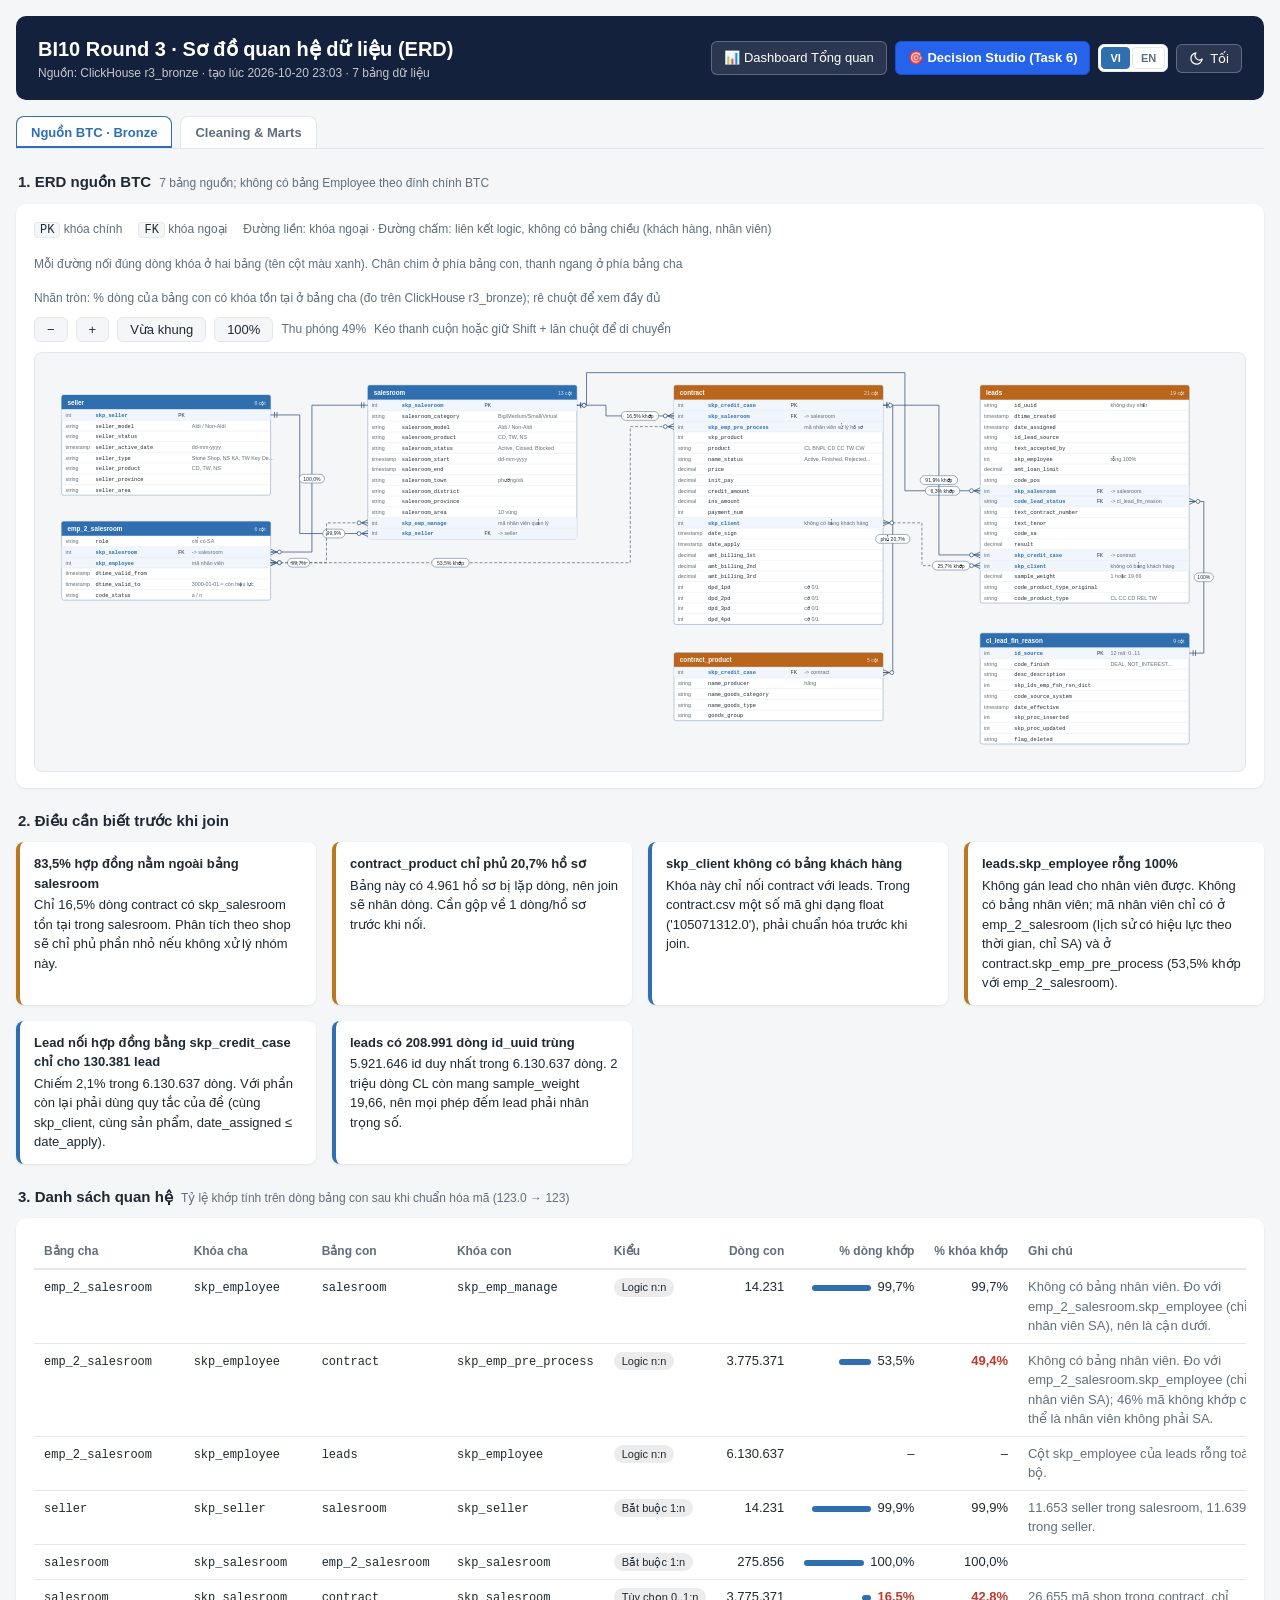
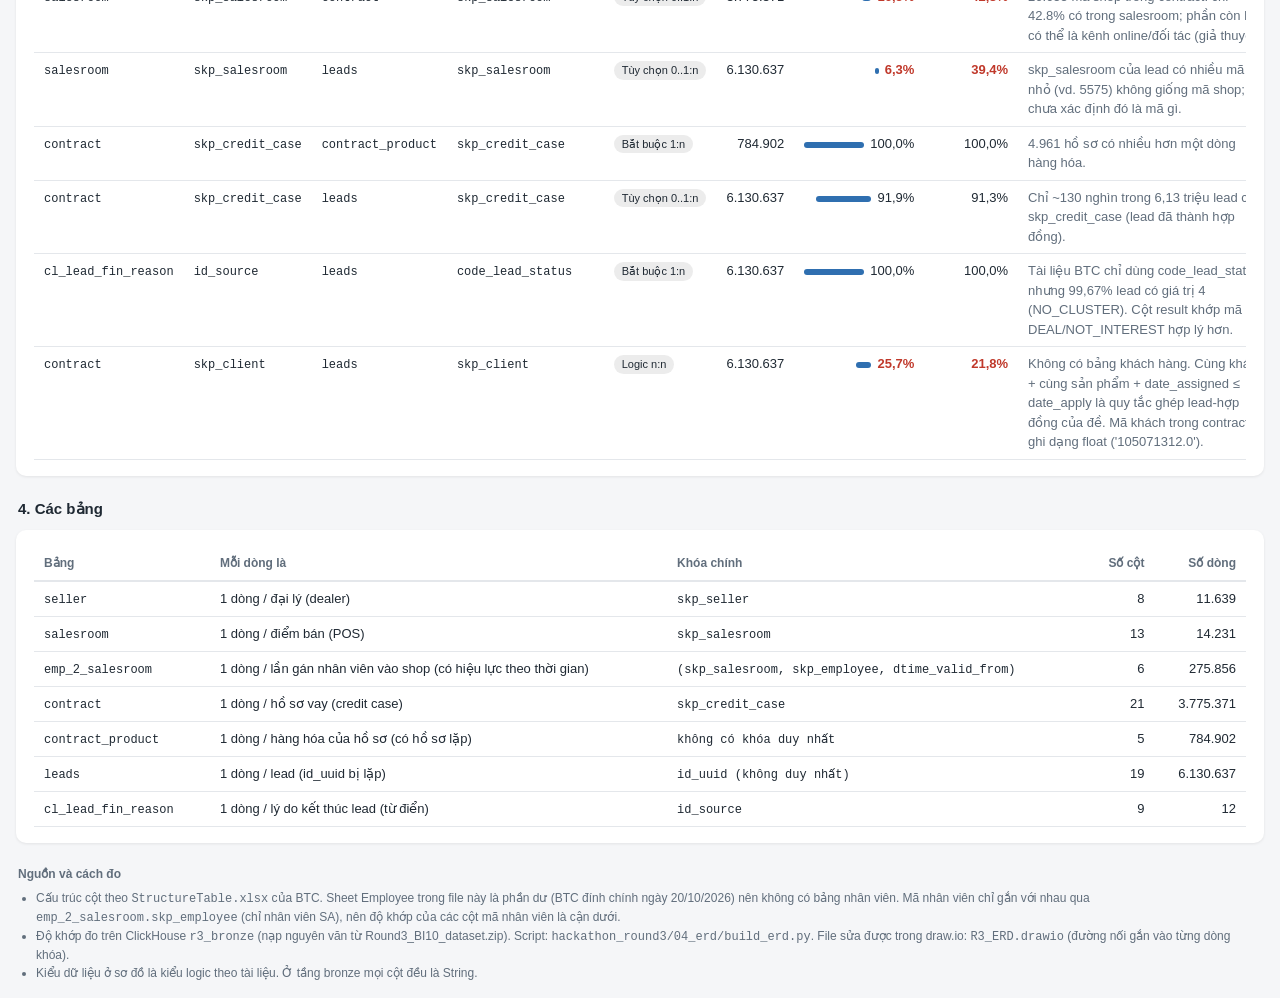
<file: erd/index.html>
<!DOCTYPE html>
<html lang="vi">
<head>
<meta charset="UTF-8">
<meta name="viewport" content="width=device-width, initial-scale=1.0">
<meta name="robots" content="noindex, nofollow">
<link rel="icon" type="image/svg+xml" href="favicon.svg">
<link rel="alternate icon" type="image/svg+xml" href="../favicon.svg">
<script>
(function(){
  try {
    var t = localStorage.getItem('r3-overview-theme');
    if (t === 'dark') {
      document.documentElement.setAttribute('data-theme', 'dark');
      document.documentElement.dataset.theme = 'dark';
    } else {
      document.documentElement.setAttribute('data-theme', 'light');
      document.documentElement.dataset.theme = 'light';
    }
  } catch(e){
    document.documentElement.setAttribute('data-theme', 'light');
    document.documentElement.dataset.theme = 'light';
  }
})();
</script>
<title>R3 ERD</title>
<style>
:root {
  --bg: #f5f6f8; --card: #ffffff; --header: #14213d; --text: #1f2933; --muted: #616e7c;
  --line: #e4e7eb; --accent: #2f6fb0; --warn: #b7791f; --note-bg: #fff8e6; --note-line: #f0d48a;
  --gap: 16px; --radius: 10px; color-scheme: light;
  --hdr-dim: #2f6fb0; --hdr-fact: #b9651c; --hdr-text: #ffffff; --ent-line: #8aa4c2; --edge: #3d5a80;
  --key-bg: #f1f6fc; --row-line: #e4e9ef;
}
/* prefers-color-scheme auto-dark removed; default is light */
:root[data-theme="dark"] {
  --bg: #0f141a; --card: #18202a; --header: #0b1a33; --text: #e6e9ee; --muted: #9aa5b1;
  --line: #2a3441; --note-bg: #2a2416; --note-line: #6b5520; color-scheme: dark;
  --hdr-dim: #2b5a8c; --hdr-fact: #8a4d17; --ent-line: #4b6a8f; --edge: #8aa4c2; --key-bg: #1f2c3b; --row-line: #243040;
}
* { box-sizing: border-box; margin: 0; padding: 0; }
body { font-family: -apple-system, BlinkMacSystemFont, "Segoe UI", Roboto, sans-serif; background: var(--bg);
       color: var(--text); line-height: 1.5; }
.wrap { max-width: 1500px; margin: 0 auto; padding-block: var(--gap);
        padding-left: max(16px, env(safe-area-inset-left, 0px)); padding-right: max(16px, env(safe-area-inset-right, 0px)); }
header.top { background: var(--header); color: #fff; border-radius: var(--radius); padding: 18px 22px; display: flex;
       justify-content: space-between; align-items: center; flex-wrap: wrap; gap: 12px; margin-bottom: var(--gap); }
header.top h1 { font-size: 20px; font-weight: 650; }
header.top .sub { font-size: 12px; opacity: .75; }
.nav { display: flex; gap: 8px; flex-wrap: wrap; align-items: center; }
.btn { display: inline-flex; align-items: center; gap: 6px; padding: 6px 12px; border-radius: 6px; font-size: 13px; text-decoration: none;
       border: 1px solid rgba(255,255,255,.25); background: rgba(255,255,255,.1); color: #fff; cursor: pointer; font-family: inherit; }
.btn:hover { background: rgba(255,255,255,.2); }
.btn:focus-visible { outline: 2px solid #9ec5e8; outline-offset: 2px; }
.btn svg { width: 15px; height: 15px; flex: none; }
h2.sec { font-size: 15px; font-weight: 650; margin: 22px 2px 10px; display: flex; gap: 8px; align-items: baseline; flex-wrap: wrap; }
h2.sec small { font-weight: 400; color: var(--muted); font-size: 12px; }
.view-tabs { display:flex; gap:8px; margin: 8px 0 14px; border-bottom:1px solid var(--line); }
.view-tab { appearance:none; border:1px solid var(--line); border-bottom:0; border-radius:8px 8px 0 0; padding:8px 14px; background:var(--card); color:var(--muted); font:600 13px -apple-system,BlinkMacSystemFont,"Segoe UI",sans-serif; cursor:pointer; }
.view-tab[aria-selected="true"] { color:var(--accent); border-color:var(--accent); box-shadow: inset 0 -2px var(--accent); }
.view-tab:focus-visible { outline:2px solid var(--accent); outline-offset:2px; }
.download-link { display:inline-flex; align-items:center; text-decoration:none; color:var(--text); border:1px solid var(--line); background:var(--bg); border-radius:6px; padding:4px 10px; font-size:13px; }
.download-link:hover { border-color:var(--accent); }
.card { background: var(--card); border-radius: var(--radius); padding: 16px 18px; box-shadow: 0 1px 3px rgba(0,0,0,.08); min-width: 0; }
.tools { display: flex; gap: 8px; align-items: center; flex-wrap: wrap; margin-bottom: 10px; }
.tools .tbtn { padding: 4px 12px; border-radius: 6px; border: 1px solid var(--line); background: var(--bg); color: var(--text);
               font-size: 13px; cursor: pointer; font-family: inherit; }
.tools .tbtn:hover { border-color: var(--accent); }
.tools .tbtn:focus-visible { outline: 2px solid var(--accent); outline-offset: 2px; }
.tools .hint { font-size: 12px; color: var(--muted); }
.legend { display: flex; gap: 16px; flex-wrap: wrap; font-size: 12px; color: var(--muted); margin-bottom: 10px; }
.legend code { background: var(--bg); border: 1px solid var(--line); border-radius: 4px; padding: 0 5px; color: var(--text); }
#diagram { overflow: auto; border: 1px solid var(--line); border-radius: 8px; background: var(--bg); max-height: 82vh; padding: 8px; }
#diagram svg { display: block; margin: 0 auto; max-width: none; height: auto; }
.facts { display: grid; grid-template-columns: repeat(auto-fit, minmax(280px, 1fr)); gap: var(--gap); }
.fact { background: var(--card); border-left: 4px solid var(--accent); border-radius: 8px; padding: 12px 14px; font-size: 13px;
        box-shadow: 0 1px 3px rgba(0,0,0,.08); }
.fact.warn { border-left-color: var(--warn); }
.fact .t { font-weight: 650; margin-bottom: 2px; }
.journey-grid { display:grid; grid-template-columns:repeat(2,minmax(0,1fr)); gap:var(--gap); }
.journey-card { background:var(--card); border:1px solid var(--line); border-radius:var(--radius); padding:18px; min-width:0; box-shadow:0 1px 3px rgba(0,0,0,.06); }
.journey-card h3 { font-size:15px; margin-bottom:4px; }
.journey-card .lede { color:var(--muted); font-size:12px; margin-bottom:16px; }
.metric-row { display:flex; justify-content:space-between; gap:12px; align-items:baseline; font-size:12px; margin:12px 0 6px; }
.metric-row strong { font-size:13px; font-variant-numeric:tabular-nums; text-align:right; }
.metric-row span { color:var(--muted); }
.stack-bar { height:14px; width:100%; display:flex; overflow:hidden; background:var(--line); border-radius:999px; }
.stack-bar span { height:100%; min-width:0; }
.stack-match { background:#2f6fb0; }
.stack-booked { background:#287a64; }
.stack-rest { background:#cbd5df; }
.stack-notbooked { background:#d99a44; }
.stack-legend { display:flex; flex-wrap:wrap; gap:8px 16px; color:var(--muted); font-size:11px; margin-top:7px; }
.stack-legend i { display:inline-block; width:9px; height:9px; border-radius:2px; margin-right:5px; }
.mini-callout { margin-top:16px; padding:11px 12px; border-radius:8px; background:var(--bg); font-size:12px; }
.mini-callout b { font-variant-numeric:tabular-nums; }
.flow-caveat { color:var(--muted); font-size:12px; line-height:1.55; margin-top:12px; }
.flow-scope { color:var(--muted); font-size:11px; margin-top:10px; }
.flow-source { display:inline-flex; margin-top:7px; color:var(--accent); font-size:12px; }
.tbl-wrap { overflow-x: auto; }
table { width: 100%; border-collapse: collapse; font-size: 13px; font-variant-numeric: tabular-nums; }
th { text-align: left; padding: 8px 10px; border-bottom: 2px solid var(--line); color: var(--muted); font-size: 12px; white-space: nowrap; }
td { padding: 7px 10px; border-bottom: 1px solid var(--line); vertical-align: top; }
td.num, th.num { text-align: right; white-space: nowrap; }
td.note { min-width: 260px; color: var(--muted); }
code { font-family: ui-monospace, SFMono-Regular, Menlo, Consolas, monospace; font-size: 12px; }
.pill { display: inline-block; padding: 1px 8px; border-radius: 10px; font-size: 11px; background: rgba(127,127,127,.15); white-space: nowrap; }
.bar { display: inline-block; height: 6px; border-radius: 3px; background: var(--accent); vertical-align: middle; margin-right: 6px; }
.low { color: #c0392b; font-weight: 600; }
footer { font-size: 12px; color: var(--muted); margin: 22px 2px 8px; }
footer ul { margin: 6px 0 0 18px; }
@media (max-width: 760px) { .facts,.journey-grid { grid-template-columns:1fr; } .view-tabs { overflow-x:auto; } .view-tab { white-space:nowrap; } #diagram { max-height:72vh; } }

.lang-btn {
  background: none; border: 1px solid var(--line); border-radius: 4px;
  padding: 4px 8px; font-size: 11px; font-weight: 600; cursor: pointer; color: var(--muted);
}
.lang-btn.active {
  background: var(--accent); color: #fff; border-color: var(--accent);
}
</style>
<script src="i18n.js"></script>
<script src="erd_i18n.js"></script>
</head>
<body>
<div class="wrap">
  <header class="top">
    <div>
      <h1 data-i18n="head_title">BI10 Round 3 · Sơ đồ quan hệ dữ liệu (ERD)</h1>
      <div class="sub" id="sub"></div>
    </div>
    <div class="nav">
      <a class="btn" href="../" data-i18n="nav_dashboard">📊 Dashboard Tổng quan</a>
      <a class="btn" href="../decision/" style="background:#2563eb; color:#fff; font-weight:600; border-color:#1d4ed8" data-i18n="nav_decision">🎯 Decision Studio (Task 6)</a>
      <div style="display:inline-flex; gap:2px; border:1px solid var(--line); border-radius:6px; padding:2px; background:var(--card)">
        <button type="button" class="lang-btn" data-lang="vi" onclick="setLanguage('vi')">VI</button>
        <button type="button" class="lang-btn" data-lang="en" onclick="setLanguage('en')">EN</button>
      </div>
      <button type="button" id="theme-toggle" class="btn" aria-label="Đổi giao diện sáng hoặc tối"></button>
    </div>
  </header>

  <div class="view-tabs" role="tablist" aria-label="Chọn tầng dữ liệu trong ERD">
    <button type="button" class="view-tab" id="tab-bronze" role="tab" aria-selected="true" aria-controls="diagram" data-i18n="tab_bronze">Nguồn BTC · Bronze</button>
    <button type="button" class="view-tab" id="tab-clean" role="tab" aria-selected="false" aria-controls="diagram" tabindex="-1" data-i18n="tab_clean">Cleaning &amp; Marts</button>
  </div>
  <h2 class="sec" id="section-title"><span id="section-title-main">1. ERD nguồn BTC</span><small id="section-summary">7 bảng nguồn; không có bảng Employee theo đính chính BTC</small></h2>
  <div class="card">
    <div class="legend" id="legend">
      <span><code>PK</code> khóa chính</span><span><code>FK</code> khóa ngoại</span>
      <span>Đường liền: khóa ngoại · Đường chấm: liên kết logic, không có bảng chiều (khách hàng, nhân viên)</span>
      <span>Mỗi đường nối đúng dòng khóa ở hai bảng (tên cột màu xanh). Chân chim ở phía bảng con, thanh ngang ở phía bảng cha</span><span>Nhãn tròn: % dòng của bảng con có khóa tồn tại ở bảng cha (đo trên ClickHouse r3_bronze); rê chuột để xem đầy đủ</span>
    </div>
    <div class="tools">
      <button type="button" class="tbtn" id="z-out" aria-label="Thu nhỏ">−</button>
      <button type="button" class="tbtn" id="z-in" aria-label="Phóng to">+</button>
      <button type="button" class="tbtn" id="z-fit" data-i18n="btn_z_fit">Vừa khung</button>
      <button type="button" class="tbtn" id="z-100" data-i18n="btn_z_100">100%</button>
      <span class="hint" id="zoom-label"></span>
      <span class="hint"><span data-i18n="hint_scroll">Kéo thanh cuộn hoặc giữ Shift + lăn chuột để di chuyển</span></span>
      <span id="clean-downloads" hidden><a class="download-link" href="R3_CLEANING_ERD.svg" download>Tải SVG</a> <a class="download-link" href="R3_CLEANING_ERD.drawio" download>Tải draw.io</a></span>
    </div>
    <div id="diagram" role="img" aria-label="Sơ đồ quan hệ giữa các bảng dữ liệu Round 3"><p style="padding:16px;color:var(--muted)">Đang vẽ sơ đồ…</p></div>
  </div>

  <h2 class="sec" id="facts-heading" data-i18n="h2_facts">2. Điều cần biết trước khi join</h2>
  <div class="facts" id="facts"></div>

  <section id="flow-section" hidden aria-labelledby="flow-heading">
    <h2 class="sec" id="flow-heading"><span id="flow-heading-main">3. Đối chiếu mối nối Shop–Lead–Contract</span><small id="flow-heading-summary">Hai phép đo khác mẫu số; không chứng minh quan hệ nhân quả</small></h2>
    <div class="journey-grid" id="journey-chart"></div>
    <p class="flow-caveat" id="journey-caveat"></p>
    <p class="flow-scope" id="journey-scope"></p>
    <a class="flow-source" href="lead_contract_flow.sql">Mở SQL dùng để đối soát các số liệu</a>
  </section>

  <h2 class="sec" id="rel-heading"><span id="rel-heading-main">3. Danh sách quan hệ</span><small id="rel-summary">Tỷ lệ khớp tính trên dòng bảng con sau khi chuẩn hóa mã (123.0 → 123)</small></h2>
  <div class="card"><div class="tbl-wrap"><table id="t-rel"></table></div></div>

  <h2 class="sec" id="tables-heading" data-i18n="h2_tables">4. Các bảng</h2>
  <div class="card"><div class="tbl-wrap"><table id="t-tables"></table></div></div>

  <footer>
    <b>Nguồn và cách đo</b>
    <ul id="source-notes">
      <li>Cấu trúc cột theo <code>StructureTable.xlsx</code> của BTC. Sheet Employee trong file này là phần dư (BTC đính chính ngày 20/10/2026) nên không có bảng nhân viên. Mã nhân viên chỉ gắn với nhau qua <code>emp_2_salesroom.skp_employee</code> (chỉ nhân viên SA), nên độ khớp của các cột mã nhân viên là cận dưới.</li>
      <li>Độ khớp đo trên ClickHouse <code>r3_bronze</code> (nạp nguyên văn từ Round3_BI10_dataset.zip). Script: <code>hackathon_round3/04_erd/build_erd.py</code>. File sửa được trong draw.io: <code>R3_ERD.drawio</code> (đường nối gắn vào từng dòng khóa).</li>
      <li>Kiểu dữ liệu ở sơ đồ là kiểu logic theo tài liệu. Ở tầng bronze mọi cột đều là String.</li>
    </ul>
  </footer>
</div>

<script src="cleaning_erd.js"></script>
<script>
const D_BRONZE = {"generated_at": "2026-10-20 23:03", "mermaid": "erDiagram\n    seller {\n        int skp_seller PK\n        string seller_model \"Aldi / Non-Aldi\"\n        string seller_status\n        timestamp seller_active_date \"dd-mm-yyyy\"\n        string seller_type \"Stone Shop, NS KA, TW Key Dealer...\"\n        string seller_product \"CD, TW, NS\"\n        string seller_province\n        string seller_area\n    }\n    salesroom {\n        int skp_salesroom PK\n        string salesroom_category \"Big/Medium/Small/Virtual\"\n        string salesroom_model \"Aldi / Non-Aldi\"\n        string salesroom_product \"CD, TW, NS\"\n        string salesroom_status \"Active, Closed, Blocked\"\n        timestamp salesroom_start \"dd-mm-yyyy\"\n        timestamp salesroom_end\n        string salesroom_town \"phường/xã\"\n        string salesroom_district\n        string salesroom_province\n        string salesroom_area \"10 vùng\"\n        int skp_emp_manage \"mã nhân viên quản lý\"\n        int skp_seller FK \"-> seller\"\n    }\n    emp_2_salesroom {\n        string role \"chỉ có SA\"\n        int skp_salesroom FK \"-> salesroom\"\n        int skp_employee \"mã nhân viên\"\n        timestamp dtime_valid_from\n        timestamp dtime_valid_to \"3000-01-01 = còn hiệu lực\"\n        string code_status \"a / n\"\n    }\n    contract {\n        int skp_credit_case PK\n        int skp_salesroom FK \"-> salesroom\"\n        int skp_emp_pre_process \"mã nhân viên xử lý hồ sơ\"\n        int skp_product\n        string product \"CL BNPL CD CC TW CW\"\n        string name_status \"Active, Finished, Rejected...\"\n        decimal price\n        decimal init_pay\n        decimal credit_amount\n        decimal ins_amount\n        int payment_num\n        int skp_client \"không có bảng khách hàng\"\n        timestamp date_sign\n        timestamp date_apply\n        decimal amt_billing_1st\n        decimal amt_billing_2nd\n        decimal amt_billing_3rd\n        int dpd_1pd \"cờ 0/1\"\n        int dpd_2pd \"cờ 0/1\"\n        int dpd_3pd \"cờ 0/1\"\n        int dpd_4pd \"cờ 0/1\"\n    }\n    contract_product {\n        int skp_credit_case FK \"-> contract\"\n        string name_producer \"hãng\"\n        string name_goods_category\n        string name_goods_type\n        string goods_group\n    }\n    leads {\n        string id_uuid \"không duy nhất\"\n        timestamp dtime_created\n        timestamp date_assigned\n        string id_lead_source\n        string text_accepted_by\n        int skp_employee \"rỗng 100%\"\n        decimal amt_loan_limit\n        string code_pos\n        int skp_salesroom FK \"-> salesroom\"\n        string code_lead_status FK \"-> cl_lead_fin_reason\"\n        string text_contract_number\n        string text_tenor\n        string code_sa\n        decimal result\n        int skp_credit_case FK \"-> contract\"\n        int skp_client \"không có bảng khách hàng\"\n        decimal sample_weight \"1 hoặc 19,66\"\n        string code_product_type_original\n        string code_product_type \"CL CC CD REL TW\"\n    }\n    cl_lead_fin_reason {\n        int id_source PK \"12 mã: 0..11\"\n        string code_finish \"DEAL, NOT_INTEREST...\"\n        string desc_description\n        int skp_lds_emp_fsh_rsn_dict\n        string code_source_system\n        timestamp date_effective\n        int skp_proc_inserted\n        int skp_proc_updated\n        string flag_deleted\n    }\n    emp_2_salesroom }o..o{ salesroom : \"skp_emp_manage = skp_employee · 99,7% khớp\"\n    emp_2_salesroom }o..o{ contract : \"skp_emp_pre_process = skp_employee · 53,5% khớp\"\n    seller ||--o{ salesroom : \"skp_seller · 99,9% dòng khớp\"\n    salesroom ||--o{ emp_2_salesroom : \"skp_salesroom · 100,0% dòng khớp\"\n    salesroom |o--o{ contract : \"skp_salesroom · 16,5% dòng khớp\"\n    salesroom |o--o{ leads : \"skp_salesroom · 6,3% dòng khớp\"\n    contract ||--o{ contract_product : \"skp_credit_case · chỉ 20,7% hồ sơ có hàng hóa\"\n    contract |o--o{ leads : \"skp_credit_case · 91,9% khớp (130.381 lead có mã)\"\n    cl_lead_fin_reason ||--o{ leads : \"code_lead_status = id_source\"\n    contract }o..o{ leads : \"skp_client + product + assigned ≤ apply (quy tắc của đề)\"", "svg": "<svg class=\"erd\" xmlns=\"http://www.w3.org/2000/svg\" viewBox=\"0 0 2440 828\" width=\"2440\" role=\"img\" aria-label=\"Sơ đồ quan hệ giữa các bảng dữ liệu Round 3\" font-family=\"inherit\"><g class=\"ent\" data-entity=\"seller\"><title>1 dòng / đại lý (dealer) · khóa chính: skp_seller</title><rect x=\"30\" y=\"70\" width=\"430\" height=\"206\" rx=\"4\" fill=\"var(--card)\" stroke=\"var(--ent-line)\" stroke-width=\"1.2\"/><path d=\"M30,100 V74 a4,4 0 0 1 4,-4 H456 a4,4 0 0 1 4,4 V100 Z\" fill=\"var(--hdr-dim)\"/><text x=\"42\" y=\"90\" font-size=\"13\" font-weight=\"700\" fill=\"var(--hdr-text)\">seller</text><text x=\"450\" y=\"90\" font-size=\"10.5\" text-anchor=\"end\" fill=\"var(--hdr-text)\" opacity=\".8\">8 cột</text><rect x=\"30\" y=\"100\" width=\"430\" height=\"22\" fill=\"var(--key-bg)\"/><line x1=\"30\" y1=\"100\" x2=\"460\" y2=\"100\" stroke=\"var(--row-line)\" stroke-width=\"1\"/><text x=\"38\" y=\"115\" font-size=\"11\" font-weight=\"400\" fill=\"var(--muted)\">int</text><text x=\"100\" y=\"115\" font-size=\"11\" font-weight=\"700\" fill=\"var(--accent)\" font-family=\"ui-monospace,Consolas,monospace\">skp_seller</text><text x=\"270\" y=\"115\" font-size=\"10\" font-weight=\"400\" fill=\"var(--text)\">PK</text><rect x=\"30\" y=\"122\" width=\"430\" height=\"22\" fill=\"none\"/><line x1=\"30\" y1=\"122\" x2=\"460\" y2=\"122\" stroke=\"var(--row-line)\" stroke-width=\"1\"/><text x=\"38\" y=\"137\" font-size=\"11\" font-weight=\"400\" fill=\"var(--muted)\">string</text><text x=\"100\" y=\"137\" font-size=\"11\" font-weight=\"400\" fill=\"var(--text)\" font-family=\"ui-monospace,Consolas,monospace\">seller_model</text><text x=\"298\" y=\"137\" font-size=\"11\" font-weight=\"400\" fill=\"var(--muted)\">Aldi / Non-Aldi</text><rect x=\"30\" y=\"144\" width=\"430\" height=\"22\" fill=\"none\"/><line x1=\"30\" y1=\"144\" x2=\"460\" y2=\"144\" stroke=\"var(--row-line)\" stroke-width=\"1\"/><text x=\"38\" y=\"159\" font-size=\"11\" font-weight=\"400\" fill=\"var(--muted)\">string</text><text x=\"100\" y=\"159\" font-size=\"11\" font-weight=\"400\" fill=\"var(--text)\" font-family=\"ui-monospace,Consolas,monospace\">seller_status</text><rect x=\"30\" y=\"166\" width=\"430\" height=\"22\" fill=\"none\"/><line x1=\"30\" y1=\"166\" x2=\"460\" y2=\"166\" stroke=\"var(--row-line)\" stroke-width=\"1\"/><text x=\"38\" y=\"181\" font-size=\"11\" font-weight=\"400\" fill=\"var(--muted)\">timestamp</text><text x=\"100\" y=\"181\" font-size=\"11\" font-weight=\"400\" fill=\"var(--text)\" font-family=\"ui-monospace,Consolas,monospace\">seller_active_date</text><text x=\"298\" y=\"181\" font-size=\"11\" font-weight=\"400\" fill=\"var(--muted)\">dd-mm-yyyy</text><rect x=\"30\" y=\"188\" width=\"430\" height=\"22\" fill=\"none\"/><line x1=\"30\" y1=\"188\" x2=\"460\" y2=\"188\" stroke=\"var(--row-line)\" stroke-width=\"1\"/><text x=\"38\" y=\"203\" font-size=\"11\" font-weight=\"400\" fill=\"var(--muted)\">string</text><text x=\"100\" y=\"203\" font-size=\"11\" font-weight=\"400\" fill=\"var(--text)\" font-family=\"ui-monospace,Consolas,monospace\">seller_type</text><text x=\"298\" y=\"203\" font-size=\"11\" font-weight=\"400\" fill=\"var(--muted)\">Stone Shop, NS KA, TW Key De…<title>Stone Shop, NS KA, TW Key Dealer...</title></text><rect x=\"30\" y=\"210\" width=\"430\" height=\"22\" fill=\"none\"/><line x1=\"30\" y1=\"210\" x2=\"460\" y2=\"210\" stroke=\"var(--row-line)\" stroke-width=\"1\"/><text x=\"38\" y=\"225\" font-size=\"11\" font-weight=\"400\" fill=\"var(--muted)\">string</text><text x=\"100\" y=\"225\" font-size=\"11\" font-weight=\"400\" fill=\"var(--text)\" font-family=\"ui-monospace,Consolas,monospace\">seller_product</text><text x=\"298\" y=\"225\" font-size=\"11\" font-weight=\"400\" fill=\"var(--muted)\">CD, TW, NS</text><rect x=\"30\" y=\"232\" width=\"430\" height=\"22\" fill=\"none\"/><line x1=\"30\" y1=\"232\" x2=\"460\" y2=\"232\" stroke=\"var(--row-line)\" stroke-width=\"1\"/><text x=\"38\" y=\"247\" font-size=\"11\" font-weight=\"400\" fill=\"var(--muted)\">string</text><text x=\"100\" y=\"247\" font-size=\"11\" font-weight=\"400\" fill=\"var(--text)\" font-family=\"ui-monospace,Consolas,monospace\">seller_province</text><rect x=\"30\" y=\"254\" width=\"430\" height=\"22\" fill=\"none\"/><line x1=\"30\" y1=\"254\" x2=\"460\" y2=\"254\" stroke=\"var(--row-line)\" stroke-width=\"1\"/><text x=\"38\" y=\"269\" font-size=\"11\" font-weight=\"400\" fill=\"var(--muted)\">string</text><text x=\"100\" y=\"269\" font-size=\"11\" font-weight=\"400\" fill=\"var(--text)\" font-family=\"ui-monospace,Consolas,monospace\">seller_area</text></g><g class=\"ent\" data-entity=\"salesroom\"><title>1 dòng / điểm bán (POS) · khóa chính: skp_salesroom</title><rect x=\"660\" y=\"50\" width=\"430\" height=\"316\" rx=\"4\" fill=\"var(--card)\" stroke=\"var(--ent-line)\" stroke-width=\"1.2\"/><path d=\"M660,80 V54 a4,4 0 0 1 4,-4 H1086 a4,4 0 0 1 4,4 V80 Z\" fill=\"var(--hdr-dim)\"/><text x=\"672\" y=\"70\" font-size=\"13\" font-weight=\"700\" fill=\"var(--hdr-text)\">salesroom</text><text x=\"1080\" y=\"70\" font-size=\"10.5\" text-anchor=\"end\" fill=\"var(--hdr-text)\" opacity=\".8\">13 cột</text><rect x=\"660\" y=\"80\" width=\"430\" height=\"22\" fill=\"var(--key-bg)\"/><line x1=\"660\" y1=\"80\" x2=\"1090\" y2=\"80\" stroke=\"var(--row-line)\" stroke-width=\"1\"/><text x=\"668\" y=\"95\" font-size=\"11\" font-weight=\"400\" fill=\"var(--muted)\">int</text><text x=\"730\" y=\"95\" font-size=\"11\" font-weight=\"700\" fill=\"var(--accent)\" font-family=\"ui-monospace,Consolas,monospace\">skp_salesroom</text><text x=\"900\" y=\"95\" font-size=\"10\" font-weight=\"400\" fill=\"var(--text)\">PK</text><rect x=\"660\" y=\"102\" width=\"430\" height=\"22\" fill=\"none\"/><line x1=\"660\" y1=\"102\" x2=\"1090\" y2=\"102\" stroke=\"var(--row-line)\" stroke-width=\"1\"/><text x=\"668\" y=\"117\" font-size=\"11\" font-weight=\"400\" fill=\"var(--muted)\">string</text><text x=\"730\" y=\"117\" font-size=\"11\" font-weight=\"400\" fill=\"var(--text)\" font-family=\"ui-monospace,Consolas,monospace\">salesroom_category</text><text x=\"928\" y=\"117\" font-size=\"11\" font-weight=\"400\" fill=\"var(--muted)\">Big/Medium/Small/Virtual</text><rect x=\"660\" y=\"124\" width=\"430\" height=\"22\" fill=\"none\"/><line x1=\"660\" y1=\"124\" x2=\"1090\" y2=\"124\" stroke=\"var(--row-line)\" stroke-width=\"1\"/><text x=\"668\" y=\"139\" font-size=\"11\" font-weight=\"400\" fill=\"var(--muted)\">string</text><text x=\"730\" y=\"139\" font-size=\"11\" font-weight=\"400\" fill=\"var(--text)\" font-family=\"ui-monospace,Consolas,monospace\">salesroom_model</text><text x=\"928\" y=\"139\" font-size=\"11\" font-weight=\"400\" fill=\"var(--muted)\">Aldi / Non-Aldi</text><rect x=\"660\" y=\"146\" width=\"430\" height=\"22\" fill=\"none\"/><line x1=\"660\" y1=\"146\" x2=\"1090\" y2=\"146\" stroke=\"var(--row-line)\" stroke-width=\"1\"/><text x=\"668\" y=\"161\" font-size=\"11\" font-weight=\"400\" fill=\"var(--muted)\">string</text><text x=\"730\" y=\"161\" font-size=\"11\" font-weight=\"400\" fill=\"var(--text)\" font-family=\"ui-monospace,Consolas,monospace\">salesroom_product</text><text x=\"928\" y=\"161\" font-size=\"11\" font-weight=\"400\" fill=\"var(--muted)\">CD, TW, NS</text><rect x=\"660\" y=\"168\" width=\"430\" height=\"22\" fill=\"none\"/><line x1=\"660\" y1=\"168\" x2=\"1090\" y2=\"168\" stroke=\"var(--row-line)\" stroke-width=\"1\"/><text x=\"668\" y=\"183\" font-size=\"11\" font-weight=\"400\" fill=\"var(--muted)\">string</text><text x=\"730\" y=\"183\" font-size=\"11\" font-weight=\"400\" fill=\"var(--text)\" font-family=\"ui-monospace,Consolas,monospace\">salesroom_status</text><text x=\"928\" y=\"183\" font-size=\"11\" font-weight=\"400\" fill=\"var(--muted)\">Active, Closed, Blocked</text><rect x=\"660\" y=\"190\" width=\"430\" height=\"22\" fill=\"none\"/><line x1=\"660\" y1=\"190\" x2=\"1090\" y2=\"190\" stroke=\"var(--row-line)\" stroke-width=\"1\"/><text x=\"668\" y=\"205\" font-size=\"11\" font-weight=\"400\" fill=\"var(--muted)\">timestamp</text><text x=\"730\" y=\"205\" font-size=\"11\" font-weight=\"400\" fill=\"var(--text)\" font-family=\"ui-monospace,Consolas,monospace\">salesroom_start</text><text x=\"928\" y=\"205\" font-size=\"11\" font-weight=\"400\" fill=\"var(--muted)\">dd-mm-yyyy</text><rect x=\"660\" y=\"212\" width=\"430\" height=\"22\" fill=\"none\"/><line x1=\"660\" y1=\"212\" x2=\"1090\" y2=\"212\" stroke=\"var(--row-line)\" stroke-width=\"1\"/><text x=\"668\" y=\"227\" font-size=\"11\" font-weight=\"400\" fill=\"var(--muted)\">timestamp</text><text x=\"730\" y=\"227\" font-size=\"11\" font-weight=\"400\" fill=\"var(--text)\" font-family=\"ui-monospace,Consolas,monospace\">salesroom_end</text><rect x=\"660\" y=\"234\" width=\"430\" height=\"22\" fill=\"none\"/><line x1=\"660\" y1=\"234\" x2=\"1090\" y2=\"234\" stroke=\"var(--row-line)\" stroke-width=\"1\"/><text x=\"668\" y=\"249\" font-size=\"11\" font-weight=\"400\" fill=\"var(--muted)\">string</text><text x=\"730\" y=\"249\" font-size=\"11\" font-weight=\"400\" fill=\"var(--text)\" font-family=\"ui-monospace,Consolas,monospace\">salesroom_town</text><text x=\"928\" y=\"249\" font-size=\"11\" font-weight=\"400\" fill=\"var(--muted)\">phường/xã</text><rect x=\"660\" y=\"256\" width=\"430\" height=\"22\" fill=\"none\"/><line x1=\"660\" y1=\"256\" x2=\"1090\" y2=\"256\" stroke=\"var(--row-line)\" stroke-width=\"1\"/><text x=\"668\" y=\"271\" font-size=\"11\" font-weight=\"400\" fill=\"var(--muted)\">string</text><text x=\"730\" y=\"271\" font-size=\"11\" font-weight=\"400\" fill=\"var(--text)\" font-family=\"ui-monospace,Consolas,monospace\">salesroom_district</text><rect x=\"660\" y=\"278\" width=\"430\" height=\"22\" fill=\"none\"/><line x1=\"660\" y1=\"278\" x2=\"1090\" y2=\"278\" stroke=\"var(--row-line)\" stroke-width=\"1\"/><text x=\"668\" y=\"293\" font-size=\"11\" font-weight=\"400\" fill=\"var(--muted)\">string</text><text x=\"730\" y=\"293\" font-size=\"11\" font-weight=\"400\" fill=\"var(--text)\" font-family=\"ui-monospace,Consolas,monospace\">salesroom_province</text><rect x=\"660\" y=\"300\" width=\"430\" height=\"22\" fill=\"none\"/><line x1=\"660\" y1=\"300\" x2=\"1090\" y2=\"300\" stroke=\"var(--row-line)\" stroke-width=\"1\"/><text x=\"668\" y=\"315\" font-size=\"11\" font-weight=\"400\" fill=\"var(--muted)\">string</text><text x=\"730\" y=\"315\" font-size=\"11\" font-weight=\"400\" fill=\"var(--text)\" font-family=\"ui-monospace,Consolas,monospace\">salesroom_area</text><text x=\"928\" y=\"315\" font-size=\"11\" font-weight=\"400\" fill=\"var(--muted)\">10 vùng</text><rect x=\"660\" y=\"322\" width=\"430\" height=\"22\" fill=\"var(--key-bg)\"/><line x1=\"660\" y1=\"322\" x2=\"1090\" y2=\"322\" stroke=\"var(--row-line)\" stroke-width=\"1\"/><text x=\"668\" y=\"337\" font-size=\"11\" font-weight=\"400\" fill=\"var(--muted)\">int</text><text x=\"730\" y=\"337\" font-size=\"11\" font-weight=\"700\" fill=\"var(--accent)\" font-family=\"ui-monospace,Consolas,monospace\">skp_emp_manage</text><text x=\"928\" y=\"337\" font-size=\"11\" font-weight=\"400\" fill=\"var(--muted)\">mã nhân viên quản lý</text><rect x=\"660\" y=\"344\" width=\"430\" height=\"22\" fill=\"var(--key-bg)\"/><line x1=\"660\" y1=\"344\" x2=\"1090\" y2=\"344\" stroke=\"var(--row-line)\" stroke-width=\"1\"/><text x=\"668\" y=\"359\" font-size=\"11\" font-weight=\"400\" fill=\"var(--muted)\">int</text><text x=\"730\" y=\"359\" font-size=\"11\" font-weight=\"700\" fill=\"var(--accent)\" font-family=\"ui-monospace,Consolas,monospace\">skp_seller</text><text x=\"900\" y=\"359\" font-size=\"10\" font-weight=\"400\" fill=\"var(--text)\">FK</text><text x=\"928\" y=\"359\" font-size=\"11\" font-weight=\"400\" fill=\"var(--muted)\">-&gt; seller</text></g><g class=\"ent\" data-entity=\"emp_2_salesroom\"><title>1 dòng / lần gán nhân viên vào shop (có hiệu lực theo thời gian) · khóa chính: (skp_salesroom, skp_employee, dtime_valid_from)</title><rect x=\"30\" y=\"330\" width=\"430\" height=\"162\" rx=\"4\" fill=\"var(--card)\" stroke=\"var(--ent-line)\" stroke-width=\"1.2\"/><path d=\"M30,360 V334 a4,4 0 0 1 4,-4 H456 a4,4 0 0 1 4,4 V360 Z\" fill=\"var(--hdr-dim)\"/><text x=\"42\" y=\"350\" font-size=\"13\" font-weight=\"700\" fill=\"var(--hdr-text)\">emp_2_salesroom</text><text x=\"450\" y=\"350\" font-size=\"10.5\" text-anchor=\"end\" fill=\"var(--hdr-text)\" opacity=\".8\">6 cột</text><rect x=\"30\" y=\"360\" width=\"430\" height=\"22\" fill=\"none\"/><line x1=\"30\" y1=\"360\" x2=\"460\" y2=\"360\" stroke=\"var(--row-line)\" stroke-width=\"1\"/><text x=\"38\" y=\"375\" font-size=\"11\" font-weight=\"400\" fill=\"var(--muted)\">string</text><text x=\"100\" y=\"375\" font-size=\"11\" font-weight=\"400\" fill=\"var(--text)\" font-family=\"ui-monospace,Consolas,monospace\">role</text><text x=\"298\" y=\"375\" font-size=\"11\" font-weight=\"400\" fill=\"var(--muted)\">chỉ có SA</text><rect x=\"30\" y=\"382\" width=\"430\" height=\"22\" fill=\"var(--key-bg)\"/><line x1=\"30\" y1=\"382\" x2=\"460\" y2=\"382\" stroke=\"var(--row-line)\" stroke-width=\"1\"/><text x=\"38\" y=\"397\" font-size=\"11\" font-weight=\"400\" fill=\"var(--muted)\">int</text><text x=\"100\" y=\"397\" font-size=\"11\" font-weight=\"700\" fill=\"var(--accent)\" font-family=\"ui-monospace,Consolas,monospace\">skp_salesroom</text><text x=\"270\" y=\"397\" font-size=\"10\" font-weight=\"400\" fill=\"var(--text)\">FK</text><text x=\"298\" y=\"397\" font-size=\"11\" font-weight=\"400\" fill=\"var(--muted)\">-&gt; salesroom</text><rect x=\"30\" y=\"404\" width=\"430\" height=\"22\" fill=\"var(--key-bg)\"/><line x1=\"30\" y1=\"404\" x2=\"460\" y2=\"404\" stroke=\"var(--row-line)\" stroke-width=\"1\"/><text x=\"38\" y=\"419\" font-size=\"11\" font-weight=\"400\" fill=\"var(--muted)\">int</text><text x=\"100\" y=\"419\" font-size=\"11\" font-weight=\"700\" fill=\"var(--accent)\" font-family=\"ui-monospace,Consolas,monospace\">skp_employee</text><text x=\"298\" y=\"419\" font-size=\"11\" font-weight=\"400\" fill=\"var(--muted)\">mã nhân viên</text><rect x=\"30\" y=\"426\" width=\"430\" height=\"22\" fill=\"none\"/><line x1=\"30\" y1=\"426\" x2=\"460\" y2=\"426\" stroke=\"var(--row-line)\" stroke-width=\"1\"/><text x=\"38\" y=\"441\" font-size=\"11\" font-weight=\"400\" fill=\"var(--muted)\">timestamp</text><text x=\"100\" y=\"441\" font-size=\"11\" font-weight=\"400\" fill=\"var(--text)\" font-family=\"ui-monospace,Consolas,monospace\">dtime_valid_from</text><rect x=\"30\" y=\"448\" width=\"430\" height=\"22\" fill=\"none\"/><line x1=\"30\" y1=\"448\" x2=\"460\" y2=\"448\" stroke=\"var(--row-line)\" stroke-width=\"1\"/><text x=\"38\" y=\"463\" font-size=\"11\" font-weight=\"400\" fill=\"var(--muted)\">timestamp</text><text x=\"100\" y=\"463\" font-size=\"11\" font-weight=\"400\" fill=\"var(--text)\" font-family=\"ui-monospace,Consolas,monospace\">dtime_valid_to</text><text x=\"298\" y=\"463\" font-size=\"11\" font-weight=\"400\" fill=\"var(--muted)\">3000-01-01 = còn hiệu lực</text><rect x=\"30\" y=\"470\" width=\"430\" height=\"22\" fill=\"none\"/><line x1=\"30\" y1=\"470\" x2=\"460\" y2=\"470\" stroke=\"var(--row-line)\" stroke-width=\"1\"/><text x=\"38\" y=\"485\" font-size=\"11\" font-weight=\"400\" fill=\"var(--muted)\">string</text><text x=\"100\" y=\"485\" font-size=\"11\" font-weight=\"400\" fill=\"var(--text)\" font-family=\"ui-monospace,Consolas,monospace\">code_status</text><text x=\"298\" y=\"485\" font-size=\"11\" font-weight=\"400\" fill=\"var(--muted)\">a / n</text></g><g class=\"ent\" data-entity=\"contract\"><title>1 dòng / hồ sơ vay (credit case) · khóa chính: skp_credit_case</title><rect x=\"1290\" y=\"50\" width=\"430\" height=\"492\" rx=\"4\" fill=\"var(--card)\" stroke=\"var(--ent-line)\" stroke-width=\"1.2\"/><path d=\"M1290,80 V54 a4,4 0 0 1 4,-4 H1716 a4,4 0 0 1 4,4 V80 Z\" fill=\"var(--hdr-fact)\"/><text x=\"1302\" y=\"70\" font-size=\"13\" font-weight=\"700\" fill=\"var(--hdr-text)\">contract</text><text x=\"1710\" y=\"70\" font-size=\"10.5\" text-anchor=\"end\" fill=\"var(--hdr-text)\" opacity=\".8\">21 cột</text><rect x=\"1290\" y=\"80\" width=\"430\" height=\"22\" fill=\"var(--key-bg)\"/><line x1=\"1290\" y1=\"80\" x2=\"1720\" y2=\"80\" stroke=\"var(--row-line)\" stroke-width=\"1\"/><text x=\"1298\" y=\"95\" font-size=\"11\" font-weight=\"400\" fill=\"var(--muted)\">int</text><text x=\"1360\" y=\"95\" font-size=\"11\" font-weight=\"700\" fill=\"var(--accent)\" font-family=\"ui-monospace,Consolas,monospace\">skp_credit_case</text><text x=\"1530\" y=\"95\" font-size=\"10\" font-weight=\"400\" fill=\"var(--text)\">PK</text><rect x=\"1290\" y=\"102\" width=\"430\" height=\"22\" fill=\"var(--key-bg)\"/><line x1=\"1290\" y1=\"102\" x2=\"1720\" y2=\"102\" stroke=\"var(--row-line)\" stroke-width=\"1\"/><text x=\"1298\" y=\"117\" font-size=\"11\" font-weight=\"400\" fill=\"var(--muted)\">int</text><text x=\"1360\" y=\"117\" font-size=\"11\" font-weight=\"700\" fill=\"var(--accent)\" font-family=\"ui-monospace,Consolas,monospace\">skp_salesroom</text><text x=\"1530\" y=\"117\" font-size=\"10\" font-weight=\"400\" fill=\"var(--text)\">FK</text><text x=\"1558\" y=\"117\" font-size=\"11\" font-weight=\"400\" fill=\"var(--muted)\">-&gt; salesroom</text><rect x=\"1290\" y=\"124\" width=\"430\" height=\"22\" fill=\"var(--key-bg)\"/><line x1=\"1290\" y1=\"124\" x2=\"1720\" y2=\"124\" stroke=\"var(--row-line)\" stroke-width=\"1\"/><text x=\"1298\" y=\"139\" font-size=\"11\" font-weight=\"400\" fill=\"var(--muted)\">int</text><text x=\"1360\" y=\"139\" font-size=\"11\" font-weight=\"700\" fill=\"var(--accent)\" font-family=\"ui-monospace,Consolas,monospace\">skp_emp_pre_process</text><text x=\"1558\" y=\"139\" font-size=\"11\" font-weight=\"400\" fill=\"var(--muted)\">mã nhân viên xử lý hồ sơ</text><rect x=\"1290\" y=\"146\" width=\"430\" height=\"22\" fill=\"none\"/><line x1=\"1290\" y1=\"146\" x2=\"1720\" y2=\"146\" stroke=\"var(--row-line)\" stroke-width=\"1\"/><text x=\"1298\" y=\"161\" font-size=\"11\" font-weight=\"400\" fill=\"var(--muted)\">int</text><text x=\"1360\" y=\"161\" font-size=\"11\" font-weight=\"400\" fill=\"var(--text)\" font-family=\"ui-monospace,Consolas,monospace\">skp_product</text><rect x=\"1290\" y=\"168\" width=\"430\" height=\"22\" fill=\"none\"/><line x1=\"1290\" y1=\"168\" x2=\"1720\" y2=\"168\" stroke=\"var(--row-line)\" stroke-width=\"1\"/><text x=\"1298\" y=\"183\" font-size=\"11\" font-weight=\"400\" fill=\"var(--muted)\">string</text><text x=\"1360\" y=\"183\" font-size=\"11\" font-weight=\"400\" fill=\"var(--text)\" font-family=\"ui-monospace,Consolas,monospace\">product</text><text x=\"1558\" y=\"183\" font-size=\"11\" font-weight=\"400\" fill=\"var(--muted)\">CL BNPL CD CC TW CW</text><rect x=\"1290\" y=\"190\" width=\"430\" height=\"22\" fill=\"none\"/><line x1=\"1290\" y1=\"190\" x2=\"1720\" y2=\"190\" stroke=\"var(--row-line)\" stroke-width=\"1\"/><text x=\"1298\" y=\"205\" font-size=\"11\" font-weight=\"400\" fill=\"var(--muted)\">string</text><text x=\"1360\" y=\"205\" font-size=\"11\" font-weight=\"400\" fill=\"var(--text)\" font-family=\"ui-monospace,Consolas,monospace\">name_status</text><text x=\"1558\" y=\"205\" font-size=\"11\" font-weight=\"400\" fill=\"var(--muted)\">Active, Finished, Rejected...</text><rect x=\"1290\" y=\"212\" width=\"430\" height=\"22\" fill=\"none\"/><line x1=\"1290\" y1=\"212\" x2=\"1720\" y2=\"212\" stroke=\"var(--row-line)\" stroke-width=\"1\"/><text x=\"1298\" y=\"227\" font-size=\"11\" font-weight=\"400\" fill=\"var(--muted)\">decimal</text><text x=\"1360\" y=\"227\" font-size=\"11\" font-weight=\"400\" fill=\"var(--text)\" font-family=\"ui-monospace,Consolas,monospace\">price</text><rect x=\"1290\" y=\"234\" width=\"430\" height=\"22\" fill=\"none\"/><line x1=\"1290\" y1=\"234\" x2=\"1720\" y2=\"234\" stroke=\"var(--row-line)\" stroke-width=\"1\"/><text x=\"1298\" y=\"249\" font-size=\"11\" font-weight=\"400\" fill=\"var(--muted)\">decimal</text><text x=\"1360\" y=\"249\" font-size=\"11\" font-weight=\"400\" fill=\"var(--text)\" font-family=\"ui-monospace,Consolas,monospace\">init_pay</text><rect x=\"1290\" y=\"256\" width=\"430\" height=\"22\" fill=\"none\"/><line x1=\"1290\" y1=\"256\" x2=\"1720\" y2=\"256\" stroke=\"var(--row-line)\" stroke-width=\"1\"/><text x=\"1298\" y=\"271\" font-size=\"11\" font-weight=\"400\" fill=\"var(--muted)\">decimal</text><text x=\"1360\" y=\"271\" font-size=\"11\" font-weight=\"400\" fill=\"var(--text)\" font-family=\"ui-monospace,Consolas,monospace\">credit_amount</text><rect x=\"1290\" y=\"278\" width=\"430\" height=\"22\" fill=\"none\"/><line x1=\"1290\" y1=\"278\" x2=\"1720\" y2=\"278\" stroke=\"var(--row-line)\" stroke-width=\"1\"/><text x=\"1298\" y=\"293\" font-size=\"11\" font-weight=\"400\" fill=\"var(--muted)\">decimal</text><text x=\"1360\" y=\"293\" font-size=\"11\" font-weight=\"400\" fill=\"var(--text)\" font-family=\"ui-monospace,Consolas,monospace\">ins_amount</text><rect x=\"1290\" y=\"300\" width=\"430\" height=\"22\" fill=\"none\"/><line x1=\"1290\" y1=\"300\" x2=\"1720\" y2=\"300\" stroke=\"var(--row-line)\" stroke-width=\"1\"/><text x=\"1298\" y=\"315\" font-size=\"11\" font-weight=\"400\" fill=\"var(--muted)\">int</text><text x=\"1360\" y=\"315\" font-size=\"11\" font-weight=\"400\" fill=\"var(--text)\" font-family=\"ui-monospace,Consolas,monospace\">payment_num</text><rect x=\"1290\" y=\"322\" width=\"430\" height=\"22\" fill=\"var(--key-bg)\"/><line x1=\"1290\" y1=\"322\" x2=\"1720\" y2=\"322\" stroke=\"var(--row-line)\" stroke-width=\"1\"/><text x=\"1298\" y=\"337\" font-size=\"11\" font-weight=\"400\" fill=\"var(--muted)\">int</text><text x=\"1360\" y=\"337\" font-size=\"11\" font-weight=\"700\" fill=\"var(--accent)\" font-family=\"ui-monospace,Consolas,monospace\">skp_client</text><text x=\"1558\" y=\"337\" font-size=\"11\" font-weight=\"400\" fill=\"var(--muted)\">không có bảng khách hàng</text><rect x=\"1290\" y=\"344\" width=\"430\" height=\"22\" fill=\"none\"/><line x1=\"1290\" y1=\"344\" x2=\"1720\" y2=\"344\" stroke=\"var(--row-line)\" stroke-width=\"1\"/><text x=\"1298\" y=\"359\" font-size=\"11\" font-weight=\"400\" fill=\"var(--muted)\">timestamp</text><text x=\"1360\" y=\"359\" font-size=\"11\" font-weight=\"400\" fill=\"var(--text)\" font-family=\"ui-monospace,Consolas,monospace\">date_sign</text><rect x=\"1290\" y=\"366\" width=\"430\" height=\"22\" fill=\"none\"/><line x1=\"1290\" y1=\"366\" x2=\"1720\" y2=\"366\" stroke=\"var(--row-line)\" stroke-width=\"1\"/><text x=\"1298\" y=\"381\" font-size=\"11\" font-weight=\"400\" fill=\"var(--muted)\">timestamp</text><text x=\"1360\" y=\"381\" font-size=\"11\" font-weight=\"400\" fill=\"var(--text)\" font-family=\"ui-monospace,Consolas,monospace\">date_apply</text><rect x=\"1290\" y=\"388\" width=\"430\" height=\"22\" fill=\"none\"/><line x1=\"1290\" y1=\"388\" x2=\"1720\" y2=\"388\" stroke=\"var(--row-line)\" stroke-width=\"1\"/><text x=\"1298\" y=\"403\" font-size=\"11\" font-weight=\"400\" fill=\"var(--muted)\">decimal</text><text x=\"1360\" y=\"403\" font-size=\"11\" font-weight=\"400\" fill=\"var(--text)\" font-family=\"ui-monospace,Consolas,monospace\">amt_billing_1st</text><rect x=\"1290\" y=\"410\" width=\"430\" height=\"22\" fill=\"none\"/><line x1=\"1290\" y1=\"410\" x2=\"1720\" y2=\"410\" stroke=\"var(--row-line)\" stroke-width=\"1\"/><text x=\"1298\" y=\"425\" font-size=\"11\" font-weight=\"400\" fill=\"var(--muted)\">decimal</text><text x=\"1360\" y=\"425\" font-size=\"11\" font-weight=\"400\" fill=\"var(--text)\" font-family=\"ui-monospace,Consolas,monospace\">amt_billing_2nd</text><rect x=\"1290\" y=\"432\" width=\"430\" height=\"22\" fill=\"none\"/><line x1=\"1290\" y1=\"432\" x2=\"1720\" y2=\"432\" stroke=\"var(--row-line)\" stroke-width=\"1\"/><text x=\"1298\" y=\"447\" font-size=\"11\" font-weight=\"400\" fill=\"var(--muted)\">decimal</text><text x=\"1360\" y=\"447\" font-size=\"11\" font-weight=\"400\" fill=\"var(--text)\" font-family=\"ui-monospace,Consolas,monospace\">amt_billing_3rd</text><rect x=\"1290\" y=\"454\" width=\"430\" height=\"22\" fill=\"none\"/><line x1=\"1290\" y1=\"454\" x2=\"1720\" y2=\"454\" stroke=\"var(--row-line)\" stroke-width=\"1\"/><text x=\"1298\" y=\"469\" font-size=\"11\" font-weight=\"400\" fill=\"var(--muted)\">int</text><text x=\"1360\" y=\"469\" font-size=\"11\" font-weight=\"400\" fill=\"var(--text)\" font-family=\"ui-monospace,Consolas,monospace\">dpd_1pd</text><text x=\"1558\" y=\"469\" font-size=\"11\" font-weight=\"400\" fill=\"var(--muted)\">cờ 0/1</text><rect x=\"1290\" y=\"476\" width=\"430\" height=\"22\" fill=\"none\"/><line x1=\"1290\" y1=\"476\" x2=\"1720\" y2=\"476\" stroke=\"var(--row-line)\" stroke-width=\"1\"/><text x=\"1298\" y=\"491\" font-size=\"11\" font-weight=\"400\" fill=\"var(--muted)\">int</text><text x=\"1360\" y=\"491\" font-size=\"11\" font-weight=\"400\" fill=\"var(--text)\" font-family=\"ui-monospace,Consolas,monospace\">dpd_2pd</text><text x=\"1558\" y=\"491\" font-size=\"11\" font-weight=\"400\" fill=\"var(--muted)\">cờ 0/1</text><rect x=\"1290\" y=\"498\" width=\"430\" height=\"22\" fill=\"none\"/><line x1=\"1290\" y1=\"498\" x2=\"1720\" y2=\"498\" stroke=\"var(--row-line)\" stroke-width=\"1\"/><text x=\"1298\" y=\"513\" font-size=\"11\" font-weight=\"400\" fill=\"var(--muted)\">int</text><text x=\"1360\" y=\"513\" font-size=\"11\" font-weight=\"400\" fill=\"var(--text)\" font-family=\"ui-monospace,Consolas,monospace\">dpd_3pd</text><text x=\"1558\" y=\"513\" font-size=\"11\" font-weight=\"400\" fill=\"var(--muted)\">cờ 0/1</text><rect x=\"1290\" y=\"520\" width=\"430\" height=\"22\" fill=\"none\"/><line x1=\"1290\" y1=\"520\" x2=\"1720\" y2=\"520\" stroke=\"var(--row-line)\" stroke-width=\"1\"/><text x=\"1298\" y=\"535\" font-size=\"11\" font-weight=\"400\" fill=\"var(--muted)\">int</text><text x=\"1360\" y=\"535\" font-size=\"11\" font-weight=\"400\" fill=\"var(--text)\" font-family=\"ui-monospace,Consolas,monospace\">dpd_4pd</text><text x=\"1558\" y=\"535\" font-size=\"11\" font-weight=\"400\" fill=\"var(--muted)\">cờ 0/1</text></g><g class=\"ent\" data-entity=\"contract_product\"><title>1 dòng / hàng hóa của hồ sơ (có hồ sơ lặp) · khóa chính: không có khóa duy nhất</title><rect x=\"1290\" y=\"600\" width=\"430\" height=\"140\" rx=\"4\" fill=\"var(--card)\" stroke=\"var(--ent-line)\" stroke-width=\"1.2\"/><path d=\"M1290,630 V604 a4,4 0 0 1 4,-4 H1716 a4,4 0 0 1 4,4 V630 Z\" fill=\"var(--hdr-fact)\"/><text x=\"1302\" y=\"620\" font-size=\"13\" font-weight=\"700\" fill=\"var(--hdr-text)\">contract_product</text><text x=\"1710\" y=\"620\" font-size=\"10.5\" text-anchor=\"end\" fill=\"var(--hdr-text)\" opacity=\".8\">5 cột</text><rect x=\"1290\" y=\"630\" width=\"430\" height=\"22\" fill=\"var(--key-bg)\"/><line x1=\"1290\" y1=\"630\" x2=\"1720\" y2=\"630\" stroke=\"var(--row-line)\" stroke-width=\"1\"/><text x=\"1298\" y=\"645\" font-size=\"11\" font-weight=\"400\" fill=\"var(--muted)\">int</text><text x=\"1360\" y=\"645\" font-size=\"11\" font-weight=\"700\" fill=\"var(--accent)\" font-family=\"ui-monospace,Consolas,monospace\">skp_credit_case</text><text x=\"1530\" y=\"645\" font-size=\"10\" font-weight=\"400\" fill=\"var(--text)\">FK</text><text x=\"1558\" y=\"645\" font-size=\"11\" font-weight=\"400\" fill=\"var(--muted)\">-&gt; contract</text><rect x=\"1290\" y=\"652\" width=\"430\" height=\"22\" fill=\"none\"/><line x1=\"1290\" y1=\"652\" x2=\"1720\" y2=\"652\" stroke=\"var(--row-line)\" stroke-width=\"1\"/><text x=\"1298\" y=\"667\" font-size=\"11\" font-weight=\"400\" fill=\"var(--muted)\">string</text><text x=\"1360\" y=\"667\" font-size=\"11\" font-weight=\"400\" fill=\"var(--text)\" font-family=\"ui-monospace,Consolas,monospace\">name_producer</text><text x=\"1558\" y=\"667\" font-size=\"11\" font-weight=\"400\" fill=\"var(--muted)\">hãng</text><rect x=\"1290\" y=\"674\" width=\"430\" height=\"22\" fill=\"none\"/><line x1=\"1290\" y1=\"674\" x2=\"1720\" y2=\"674\" stroke=\"var(--row-line)\" stroke-width=\"1\"/><text x=\"1298\" y=\"689\" font-size=\"11\" font-weight=\"400\" fill=\"var(--muted)\">string</text><text x=\"1360\" y=\"689\" font-size=\"11\" font-weight=\"400\" fill=\"var(--text)\" font-family=\"ui-monospace,Consolas,monospace\">name_goods_category</text><rect x=\"1290\" y=\"696\" width=\"430\" height=\"22\" fill=\"none\"/><line x1=\"1290\" y1=\"696\" x2=\"1720\" y2=\"696\" stroke=\"var(--row-line)\" stroke-width=\"1\"/><text x=\"1298\" y=\"711\" font-size=\"11\" font-weight=\"400\" fill=\"var(--muted)\">string</text><text x=\"1360\" y=\"711\" font-size=\"11\" font-weight=\"400\" fill=\"var(--text)\" font-family=\"ui-monospace,Consolas,monospace\">name_goods_type</text><rect x=\"1290\" y=\"718\" width=\"430\" height=\"22\" fill=\"none\"/><line x1=\"1290\" y1=\"718\" x2=\"1720\" y2=\"718\" stroke=\"var(--row-line)\" stroke-width=\"1\"/><text x=\"1298\" y=\"733\" font-size=\"11\" font-weight=\"400\" fill=\"var(--muted)\">string</text><text x=\"1360\" y=\"733\" font-size=\"11\" font-weight=\"400\" fill=\"var(--text)\" font-family=\"ui-monospace,Consolas,monospace\">goods_group</text></g><g class=\"ent\" data-entity=\"leads\"><title>1 dòng / lead (id_uuid bị lặp) · khóa chính: id_uuid (không duy nhất)</title><rect x=\"1920\" y=\"50\" width=\"430\" height=\"448\" rx=\"4\" fill=\"var(--card)\" stroke=\"var(--ent-line)\" stroke-width=\"1.2\"/><path d=\"M1920,80 V54 a4,4 0 0 1 4,-4 H2346 a4,4 0 0 1 4,4 V80 Z\" fill=\"var(--hdr-fact)\"/><text x=\"1932\" y=\"70\" font-size=\"13\" font-weight=\"700\" fill=\"var(--hdr-text)\">leads</text><text x=\"2340\" y=\"70\" font-size=\"10.5\" text-anchor=\"end\" fill=\"var(--hdr-text)\" opacity=\".8\">19 cột</text><rect x=\"1920\" y=\"80\" width=\"430\" height=\"22\" fill=\"none\"/><line x1=\"1920\" y1=\"80\" x2=\"2350\" y2=\"80\" stroke=\"var(--row-line)\" stroke-width=\"1\"/><text x=\"1928\" y=\"95\" font-size=\"11\" font-weight=\"400\" fill=\"var(--muted)\">string</text><text x=\"1990\" y=\"95\" font-size=\"11\" font-weight=\"400\" fill=\"var(--text)\" font-family=\"ui-monospace,Consolas,monospace\">id_uuid</text><text x=\"2188\" y=\"95\" font-size=\"11\" font-weight=\"400\" fill=\"var(--muted)\">không duy nhất</text><rect x=\"1920\" y=\"102\" width=\"430\" height=\"22\" fill=\"none\"/><line x1=\"1920\" y1=\"102\" x2=\"2350\" y2=\"102\" stroke=\"var(--row-line)\" stroke-width=\"1\"/><text x=\"1928\" y=\"117\" font-size=\"11\" font-weight=\"400\" fill=\"var(--muted)\">timestamp</text><text x=\"1990\" y=\"117\" font-size=\"11\" font-weight=\"400\" fill=\"var(--text)\" font-family=\"ui-monospace,Consolas,monospace\">dtime_created</text><rect x=\"1920\" y=\"124\" width=\"430\" height=\"22\" fill=\"none\"/><line x1=\"1920\" y1=\"124\" x2=\"2350\" y2=\"124\" stroke=\"var(--row-line)\" stroke-width=\"1\"/><text x=\"1928\" y=\"139\" font-size=\"11\" font-weight=\"400\" fill=\"var(--muted)\">timestamp</text><text x=\"1990\" y=\"139\" font-size=\"11\" font-weight=\"400\" fill=\"var(--text)\" font-family=\"ui-monospace,Consolas,monospace\">date_assigned</text><rect x=\"1920\" y=\"146\" width=\"430\" height=\"22\" fill=\"none\"/><line x1=\"1920\" y1=\"146\" x2=\"2350\" y2=\"146\" stroke=\"var(--row-line)\" stroke-width=\"1\"/><text x=\"1928\" y=\"161\" font-size=\"11\" font-weight=\"400\" fill=\"var(--muted)\">string</text><text x=\"1990\" y=\"161\" font-size=\"11\" font-weight=\"400\" fill=\"var(--text)\" font-family=\"ui-monospace,Consolas,monospace\">id_lead_source</text><rect x=\"1920\" y=\"168\" width=\"430\" height=\"22\" fill=\"none\"/><line x1=\"1920\" y1=\"168\" x2=\"2350\" y2=\"168\" stroke=\"var(--row-line)\" stroke-width=\"1\"/><text x=\"1928\" y=\"183\" font-size=\"11\" font-weight=\"400\" fill=\"var(--muted)\">string</text><text x=\"1990\" y=\"183\" font-size=\"11\" font-weight=\"400\" fill=\"var(--text)\" font-family=\"ui-monospace,Consolas,monospace\">text_accepted_by</text><rect x=\"1920\" y=\"190\" width=\"430\" height=\"22\" fill=\"none\"/><line x1=\"1920\" y1=\"190\" x2=\"2350\" y2=\"190\" stroke=\"var(--row-line)\" stroke-width=\"1\"/><text x=\"1928\" y=\"205\" font-size=\"11\" font-weight=\"400\" fill=\"var(--muted)\">int</text><text x=\"1990\" y=\"205\" font-size=\"11\" font-weight=\"400\" fill=\"var(--text)\" font-family=\"ui-monospace,Consolas,monospace\">skp_employee</text><text x=\"2188\" y=\"205\" font-size=\"11\" font-weight=\"400\" fill=\"var(--muted)\">rỗng 100%</text><rect x=\"1920\" y=\"212\" width=\"430\" height=\"22\" fill=\"none\"/><line x1=\"1920\" y1=\"212\" x2=\"2350\" y2=\"212\" stroke=\"var(--row-line)\" stroke-width=\"1\"/><text x=\"1928\" y=\"227\" font-size=\"11\" font-weight=\"400\" fill=\"var(--muted)\">decimal</text><text x=\"1990\" y=\"227\" font-size=\"11\" font-weight=\"400\" fill=\"var(--text)\" font-family=\"ui-monospace,Consolas,monospace\">amt_loan_limit</text><rect x=\"1920\" y=\"234\" width=\"430\" height=\"22\" fill=\"none\"/><line x1=\"1920\" y1=\"234\" x2=\"2350\" y2=\"234\" stroke=\"var(--row-line)\" stroke-width=\"1\"/><text x=\"1928\" y=\"249\" font-size=\"11\" font-weight=\"400\" fill=\"var(--muted)\">string</text><text x=\"1990\" y=\"249\" font-size=\"11\" font-weight=\"400\" fill=\"var(--text)\" font-family=\"ui-monospace,Consolas,monospace\">code_pos</text><rect x=\"1920\" y=\"256\" width=\"430\" height=\"22\" fill=\"var(--key-bg)\"/><line x1=\"1920\" y1=\"256\" x2=\"2350\" y2=\"256\" stroke=\"var(--row-line)\" stroke-width=\"1\"/><text x=\"1928\" y=\"271\" font-size=\"11\" font-weight=\"400\" fill=\"var(--muted)\">int</text><text x=\"1990\" y=\"271\" font-size=\"11\" font-weight=\"700\" fill=\"var(--accent)\" font-family=\"ui-monospace,Consolas,monospace\">skp_salesroom</text><text x=\"2160\" y=\"271\" font-size=\"10\" font-weight=\"400\" fill=\"var(--text)\">FK</text><text x=\"2188\" y=\"271\" font-size=\"11\" font-weight=\"400\" fill=\"var(--muted)\">-&gt; salesroom</text><rect x=\"1920\" y=\"278\" width=\"430\" height=\"22\" fill=\"var(--key-bg)\"/><line x1=\"1920\" y1=\"278\" x2=\"2350\" y2=\"278\" stroke=\"var(--row-line)\" stroke-width=\"1\"/><text x=\"1928\" y=\"293\" font-size=\"11\" font-weight=\"400\" fill=\"var(--muted)\">string</text><text x=\"1990\" y=\"293\" font-size=\"11\" font-weight=\"700\" fill=\"var(--accent)\" font-family=\"ui-monospace,Consolas,monospace\">code_lead_status</text><text x=\"2160\" y=\"293\" font-size=\"10\" font-weight=\"400\" fill=\"var(--text)\">FK</text><text x=\"2188\" y=\"293\" font-size=\"11\" font-weight=\"400\" fill=\"var(--muted)\">-&gt; cl_lead_fin_reason</text><rect x=\"1920\" y=\"300\" width=\"430\" height=\"22\" fill=\"none\"/><line x1=\"1920\" y1=\"300\" x2=\"2350\" y2=\"300\" stroke=\"var(--row-line)\" stroke-width=\"1\"/><text x=\"1928\" y=\"315\" font-size=\"11\" font-weight=\"400\" fill=\"var(--muted)\">string</text><text x=\"1990\" y=\"315\" font-size=\"11\" font-weight=\"400\" fill=\"var(--text)\" font-family=\"ui-monospace,Consolas,monospace\">text_contract_number</text><rect x=\"1920\" y=\"322\" width=\"430\" height=\"22\" fill=\"none\"/><line x1=\"1920\" y1=\"322\" x2=\"2350\" y2=\"322\" stroke=\"var(--row-line)\" stroke-width=\"1\"/><text x=\"1928\" y=\"337\" font-size=\"11\" font-weight=\"400\" fill=\"var(--muted)\">string</text><text x=\"1990\" y=\"337\" font-size=\"11\" font-weight=\"400\" fill=\"var(--text)\" font-family=\"ui-monospace,Consolas,monospace\">text_tenor</text><rect x=\"1920\" y=\"344\" width=\"430\" height=\"22\" fill=\"none\"/><line x1=\"1920\" y1=\"344\" x2=\"2350\" y2=\"344\" stroke=\"var(--row-line)\" stroke-width=\"1\"/><text x=\"1928\" y=\"359\" font-size=\"11\" font-weight=\"400\" fill=\"var(--muted)\">string</text><text x=\"1990\" y=\"359\" font-size=\"11\" font-weight=\"400\" fill=\"var(--text)\" font-family=\"ui-monospace,Consolas,monospace\">code_sa</text><rect x=\"1920\" y=\"366\" width=\"430\" height=\"22\" fill=\"none\"/><line x1=\"1920\" y1=\"366\" x2=\"2350\" y2=\"366\" stroke=\"var(--row-line)\" stroke-width=\"1\"/><text x=\"1928\" y=\"381\" font-size=\"11\" font-weight=\"400\" fill=\"var(--muted)\">decimal</text><text x=\"1990\" y=\"381\" font-size=\"11\" font-weight=\"400\" fill=\"var(--text)\" font-family=\"ui-monospace,Consolas,monospace\">result</text><rect x=\"1920\" y=\"388\" width=\"430\" height=\"22\" fill=\"var(--key-bg)\"/><line x1=\"1920\" y1=\"388\" x2=\"2350\" y2=\"388\" stroke=\"var(--row-line)\" stroke-width=\"1\"/><text x=\"1928\" y=\"403\" font-size=\"11\" font-weight=\"400\" fill=\"var(--muted)\">int</text><text x=\"1990\" y=\"403\" font-size=\"11\" font-weight=\"700\" fill=\"var(--accent)\" font-family=\"ui-monospace,Consolas,monospace\">skp_credit_case</text><text x=\"2160\" y=\"403\" font-size=\"10\" font-weight=\"400\" fill=\"var(--text)\">FK</text><text x=\"2188\" y=\"403\" font-size=\"11\" font-weight=\"400\" fill=\"var(--muted)\">-&gt; contract</text><rect x=\"1920\" y=\"410\" width=\"430\" height=\"22\" fill=\"var(--key-bg)\"/><line x1=\"1920\" y1=\"410\" x2=\"2350\" y2=\"410\" stroke=\"var(--row-line)\" stroke-width=\"1\"/><text x=\"1928\" y=\"425\" font-size=\"11\" font-weight=\"400\" fill=\"var(--muted)\">int</text><text x=\"1990\" y=\"425\" font-size=\"11\" font-weight=\"700\" fill=\"var(--accent)\" font-family=\"ui-monospace,Consolas,monospace\">skp_client</text><text x=\"2188\" y=\"425\" font-size=\"11\" font-weight=\"400\" fill=\"var(--muted)\">không có bảng khách hàng</text><rect x=\"1920\" y=\"432\" width=\"430\" height=\"22\" fill=\"none\"/><line x1=\"1920\" y1=\"432\" x2=\"2350\" y2=\"432\" stroke=\"var(--row-line)\" stroke-width=\"1\"/><text x=\"1928\" y=\"447\" font-size=\"11\" font-weight=\"400\" fill=\"var(--muted)\">decimal</text><text x=\"1990\" y=\"447\" font-size=\"11\" font-weight=\"400\" fill=\"var(--text)\" font-family=\"ui-monospace,Consolas,monospace\">sample_weight</text><text x=\"2188\" y=\"447\" font-size=\"11\" font-weight=\"400\" fill=\"var(--muted)\">1 hoặc 19,66</text><rect x=\"1920\" y=\"454\" width=\"430\" height=\"22\" fill=\"none\"/><line x1=\"1920\" y1=\"454\" x2=\"2350\" y2=\"454\" stroke=\"var(--row-line)\" stroke-width=\"1\"/><text x=\"1928\" y=\"469\" font-size=\"11\" font-weight=\"400\" fill=\"var(--muted)\">string</text><text x=\"1990\" y=\"469\" font-size=\"11\" font-weight=\"400\" fill=\"var(--text)\" font-family=\"ui-monospace,Consolas,monospace\">code_product_type_original</text><rect x=\"1920\" y=\"476\" width=\"430\" height=\"22\" fill=\"none\"/><line x1=\"1920\" y1=\"476\" x2=\"2350\" y2=\"476\" stroke=\"var(--row-line)\" stroke-width=\"1\"/><text x=\"1928\" y=\"491\" font-size=\"11\" font-weight=\"400\" fill=\"var(--muted)\">string</text><text x=\"1990\" y=\"491\" font-size=\"11\" font-weight=\"400\" fill=\"var(--text)\" font-family=\"ui-monospace,Consolas,monospace\">code_product_type</text><text x=\"2188\" y=\"491\" font-size=\"11\" font-weight=\"400\" fill=\"var(--muted)\">CL CC CD REL TW</text></g><g class=\"ent\" data-entity=\"cl_lead_fin_reason\"><title>1 dòng / lý do kết thúc lead (từ điển) · khóa chính: id_source</title><rect x=\"1920\" y=\"560\" width=\"430\" height=\"228\" rx=\"4\" fill=\"var(--card)\" stroke=\"var(--ent-line)\" stroke-width=\"1.2\"/><path d=\"M1920,590 V564 a4,4 0 0 1 4,-4 H2346 a4,4 0 0 1 4,4 V590 Z\" fill=\"var(--hdr-dim)\"/><text x=\"1932\" y=\"580\" font-size=\"13\" font-weight=\"700\" fill=\"var(--hdr-text)\">cl_lead_fin_reason</text><text x=\"2340\" y=\"580\" font-size=\"10.5\" text-anchor=\"end\" fill=\"var(--hdr-text)\" opacity=\".8\">9 cột</text><rect x=\"1920\" y=\"590\" width=\"430\" height=\"22\" fill=\"var(--key-bg)\"/><line x1=\"1920\" y1=\"590\" x2=\"2350\" y2=\"590\" stroke=\"var(--row-line)\" stroke-width=\"1\"/><text x=\"1928\" y=\"605\" font-size=\"11\" font-weight=\"400\" fill=\"var(--muted)\">int</text><text x=\"1990\" y=\"605\" font-size=\"11\" font-weight=\"700\" fill=\"var(--accent)\" font-family=\"ui-monospace,Consolas,monospace\">id_source</text><text x=\"2160\" y=\"605\" font-size=\"10\" font-weight=\"400\" fill=\"var(--text)\">PK</text><text x=\"2188\" y=\"605\" font-size=\"11\" font-weight=\"400\" fill=\"var(--muted)\">12 mã: 0..11</text><rect x=\"1920\" y=\"612\" width=\"430\" height=\"22\" fill=\"none\"/><line x1=\"1920\" y1=\"612\" x2=\"2350\" y2=\"612\" stroke=\"var(--row-line)\" stroke-width=\"1\"/><text x=\"1928\" y=\"627\" font-size=\"11\" font-weight=\"400\" fill=\"var(--muted)\">string</text><text x=\"1990\" y=\"627\" font-size=\"11\" font-weight=\"400\" fill=\"var(--text)\" font-family=\"ui-monospace,Consolas,monospace\">code_finish</text><text x=\"2188\" y=\"627\" font-size=\"11\" font-weight=\"400\" fill=\"var(--muted)\">DEAL, NOT_INTEREST...</text><rect x=\"1920\" y=\"634\" width=\"430\" height=\"22\" fill=\"none\"/><line x1=\"1920\" y1=\"634\" x2=\"2350\" y2=\"634\" stroke=\"var(--row-line)\" stroke-width=\"1\"/><text x=\"1928\" y=\"649\" font-size=\"11\" font-weight=\"400\" fill=\"var(--muted)\">string</text><text x=\"1990\" y=\"649\" font-size=\"11\" font-weight=\"400\" fill=\"var(--text)\" font-family=\"ui-monospace,Consolas,monospace\">desc_description</text><rect x=\"1920\" y=\"656\" width=\"430\" height=\"22\" fill=\"none\"/><line x1=\"1920\" y1=\"656\" x2=\"2350\" y2=\"656\" stroke=\"var(--row-line)\" stroke-width=\"1\"/><text x=\"1928\" y=\"671\" font-size=\"11\" font-weight=\"400\" fill=\"var(--muted)\">int</text><text x=\"1990\" y=\"671\" font-size=\"11\" font-weight=\"400\" fill=\"var(--text)\" font-family=\"ui-monospace,Consolas,monospace\">skp_lds_emp_fsh_rsn_dict</text><rect x=\"1920\" y=\"678\" width=\"430\" height=\"22\" fill=\"none\"/><line x1=\"1920\" y1=\"678\" x2=\"2350\" y2=\"678\" stroke=\"var(--row-line)\" stroke-width=\"1\"/><text x=\"1928\" y=\"693\" font-size=\"11\" font-weight=\"400\" fill=\"var(--muted)\">string</text><text x=\"1990\" y=\"693\" font-size=\"11\" font-weight=\"400\" fill=\"var(--text)\" font-family=\"ui-monospace,Consolas,monospace\">code_source_system</text><rect x=\"1920\" y=\"700\" width=\"430\" height=\"22\" fill=\"none\"/><line x1=\"1920\" y1=\"700\" x2=\"2350\" y2=\"700\" stroke=\"var(--row-line)\" stroke-width=\"1\"/><text x=\"1928\" y=\"715\" font-size=\"11\" font-weight=\"400\" fill=\"var(--muted)\">timestamp</text><text x=\"1990\" y=\"715\" font-size=\"11\" font-weight=\"400\" fill=\"var(--text)\" font-family=\"ui-monospace,Consolas,monospace\">date_effective</text><rect x=\"1920\" y=\"722\" width=\"430\" height=\"22\" fill=\"none\"/><line x1=\"1920\" y1=\"722\" x2=\"2350\" y2=\"722\" stroke=\"var(--row-line)\" stroke-width=\"1\"/><text x=\"1928\" y=\"737\" font-size=\"11\" font-weight=\"400\" fill=\"var(--muted)\">int</text><text x=\"1990\" y=\"737\" font-size=\"11\" font-weight=\"400\" fill=\"var(--text)\" font-family=\"ui-monospace,Consolas,monospace\">skp_proc_inserted</text><rect x=\"1920\" y=\"744\" width=\"430\" height=\"22\" fill=\"none\"/><line x1=\"1920\" y1=\"744\" x2=\"2350\" y2=\"744\" stroke=\"var(--row-line)\" stroke-width=\"1\"/><text x=\"1928\" y=\"759\" font-size=\"11\" font-weight=\"400\" fill=\"var(--muted)\">int</text><text x=\"1990\" y=\"759\" font-size=\"11\" font-weight=\"400\" fill=\"var(--text)\" font-family=\"ui-monospace,Consolas,monospace\">skp_proc_updated</text><rect x=\"1920\" y=\"766\" width=\"430\" height=\"22\" fill=\"none\"/><line x1=\"1920\" y1=\"766\" x2=\"2350\" y2=\"766\" stroke=\"var(--row-line)\" stroke-width=\"1\"/><text x=\"1928\" y=\"781\" font-size=\"11\" font-weight=\"400\" fill=\"var(--muted)\">string</text><text x=\"1990\" y=\"781\" font-size=\"11\" font-weight=\"400\" fill=\"var(--text)\" font-family=\"ui-monospace,Consolas,monospace\">flag_deleted</text></g><g class=\"rel\" data-rel=\"seller_salesroom\"><title>salesroom.skp_seller → seller.skp_seller · dòng salesroom có seller tương ứng</title><path d=\"M460,111.0 L520,111.0 L520,355.0 L660,355.0\" fill=\"none\" stroke=\"var(--edge)\" stroke-width=\"1.6\"/><line x1=\"468\" y1=\"105.0\" x2=\"468\" y2=\"117.0\" stroke=\"var(--edge)\" stroke-width=\"1.6\" fill=\"none\"/><line x1=\"473\" y1=\"105.0\" x2=\"473\" y2=\"117.0\" stroke=\"var(--edge)\" stroke-width=\"1.6\" fill=\"none\"/><path d=\"M647,355.0 L660,349.0 M647,355.0 L660,361.0 M647,355.0 L660,355.0\" stroke=\"var(--edge)\" stroke-width=\"1.6\" fill=\"none\"/><circle cx=\"642\" cy=\"355.0\" r=\"4\" fill=\"var(--card)\" stroke=\"var(--edge)\" stroke-width=\"1.6\"/><rect x=\"567.25\" y=\"346.0\" width=\"45.5\" height=\"18\" rx=\"9\" fill=\"var(--card)\" stroke=\"var(--edge)\" stroke-width=\"1\"/><text x=\"590.0\" y=\"359.0\" font-size=\"10.5\" text-anchor=\"middle\" fill=\"var(--text)\">99,9%</text></g><g class=\"rel\" data-rel=\"salesroom_emp\"><title>emp_2_salesroom.skp_salesroom → salesroom.skp_salesroom · dòng gán nhân viên có shop tương ứng</title><path d=\"M660,91.0 L545,91.0 L545,393.0 L460,393.0\" fill=\"none\" stroke=\"var(--edge)\" stroke-width=\"1.6\"/><line x1=\"652\" y1=\"85.0\" x2=\"652\" y2=\"97.0\" stroke=\"var(--edge)\" stroke-width=\"1.6\" fill=\"none\"/><line x1=\"647\" y1=\"85.0\" x2=\"647\" y2=\"97.0\" stroke=\"var(--edge)\" stroke-width=\"1.6\" fill=\"none\"/><path d=\"M473,393.0 L460,387.0 M473,393.0 L460,399.0 M473,393.0 L460,393.0\" stroke=\"var(--edge)\" stroke-width=\"1.6\" fill=\"none\"/><circle cx=\"478\" cy=\"393.0\" r=\"4\" fill=\"var(--card)\" stroke=\"var(--edge)\" stroke-width=\"1.6\"/><rect x=\"519.1\" y=\"233.0\" width=\"51.8\" height=\"18\" rx=\"9\" fill=\"var(--card)\" stroke=\"var(--edge)\" stroke-width=\"1\"/><text x=\"545.0\" y=\"246.0\" font-size=\"10.5\" text-anchor=\"middle\" fill=\"var(--text)\">100,0%</text></g><g class=\"rel\" data-rel=\"emp_manage\"><title>Liên kết logic: salesroom.skp_emp_manage có trong emp_2_salesroom.skp_employee (không có bảng nhân viên)</title><path d=\"M460,415.0 L575,415.0 L575,333.0 L660,333.0\" fill=\"none\" stroke=\"var(--muted)\" stroke-width=\"1.6\" stroke-dasharray=\"6 4\"/><path d=\"M473,415.0 L460,409.0 M473,415.0 L460,421.0 M473,415.0 L460,415.0\" stroke=\"var(--edge)\" stroke-width=\"1.6\" fill=\"none\"/><circle cx=\"478\" cy=\"415.0\" r=\"4\" fill=\"var(--card)\" stroke=\"var(--edge)\" stroke-width=\"1.6\"/><path d=\"M647,333.0 L660,327.0 M647,333.0 L660,339.0 M647,333.0 L660,333.0\" stroke=\"var(--edge)\" stroke-width=\"1.6\" fill=\"none\"/><circle cx=\"642\" cy=\"333.0\" r=\"4\" fill=\"var(--card)\" stroke=\"var(--edge)\" stroke-width=\"1.6\"/><rect x=\"494.75\" y=\"406.0\" width=\"45.5\" height=\"18\" rx=\"9\" fill=\"var(--card)\" stroke=\"var(--edge)\" stroke-width=\"1\"/><text x=\"517.5\" y=\"419.0\" font-size=\"10.5\" text-anchor=\"middle\" fill=\"var(--text)\">99,7%</text></g><g class=\"rel\" data-rel=\"salesroom_contract\"><title>contract.skp_salesroom có trong salesroom · 83,5% hợp đồng nằm ngoài bảng shop</title><path d=\"M1090,91.0 L1150,91.0 L1150,113.0 L1290,113.0\" fill=\"none\" stroke=\"var(--edge)\" stroke-width=\"1.6\"/><line x1=\"1098\" y1=\"85.0\" x2=\"1098\" y2=\"97.0\" stroke=\"var(--edge)\" stroke-width=\"1.6\" fill=\"none\"/><circle cx=\"1105\" cy=\"91.0\" r=\"4\" fill=\"var(--card)\" stroke=\"var(--edge)\" stroke-width=\"1.6\"/><path d=\"M1277,113.0 L1290,107.0 M1277,113.0 L1290,119.0 M1277,113.0 L1290,113.0\" stroke=\"var(--edge)\" stroke-width=\"1.6\" fill=\"none\"/><circle cx=\"1272\" cy=\"113.0\" r=\"4\" fill=\"var(--card)\" stroke=\"var(--edge)\" stroke-width=\"1.6\"/><rect x=\"1181.5\" y=\"104.0\" width=\"77.0\" height=\"18\" rx=\"9\" fill=\"var(--card)\" stroke=\"var(--edge)\" stroke-width=\"1\"/><text x=\"1220.0\" y=\"117.0\" font-size=\"10.5\" text-anchor=\"middle\" fill=\"var(--text)\">16,5% khớp</text></g><g class=\"rel\" data-rel=\"emp_contract\"><title>Liên kết logic: contract.skp_emp_pre_process có trong emp_2_salesroom.skp_employee (chỉ SA)</title><path d=\"M460,415.0 L1200,415.0 L1200,135.0 L1290,135.0\" fill=\"none\" stroke=\"var(--muted)\" stroke-width=\"1.6\" stroke-dasharray=\"6 4\"/><path d=\"M473,415.0 L460,409.0 M473,415.0 L460,421.0 M473,415.0 L460,415.0\" stroke=\"var(--edge)\" stroke-width=\"1.6\" fill=\"none\"/><circle cx=\"478\" cy=\"415.0\" r=\"4\" fill=\"var(--card)\" stroke=\"var(--edge)\" stroke-width=\"1.6\"/><path d=\"M1277,135.0 L1290,129.0 M1277,135.0 L1290,141.0 M1277,135.0 L1290,135.0\" stroke=\"var(--edge)\" stroke-width=\"1.6\" fill=\"none\"/><circle cx=\"1272\" cy=\"135.0\" r=\"4\" fill=\"var(--card)\" stroke=\"var(--edge)\" stroke-width=\"1.6\"/><rect x=\"791.5\" y=\"406.0\" width=\"77.0\" height=\"18\" rx=\"9\" fill=\"var(--card)\" stroke=\"var(--edge)\" stroke-width=\"1\"/><text x=\"830.0\" y=\"419.0\" font-size=\"10.5\" text-anchor=\"middle\" fill=\"var(--text)\">53,5% khớp</text></g><g class=\"rel\" data-rel=\"salesroom_leads\"><title>leads.skp_salesroom có trong salesroom · nhiều mã nhỏ không giống mã shop</title><path d=\"M1090,91.0 L1110,91.0 L1110,24 L1765,24 L1765,267.0 L1920,267.0\" fill=\"none\" stroke=\"var(--edge)\" stroke-width=\"1.6\"/><line x1=\"1098\" y1=\"85.0\" x2=\"1098\" y2=\"97.0\" stroke=\"var(--edge)\" stroke-width=\"1.6\" fill=\"none\"/><circle cx=\"1105\" cy=\"91.0\" r=\"4\" fill=\"var(--card)\" stroke=\"var(--edge)\" stroke-width=\"1.6\"/><path d=\"M1907,267.0 L1920,261.0 M1907,267.0 L1920,273.0 M1907,267.0 L1920,267.0\" stroke=\"var(--edge)\" stroke-width=\"1.6\" fill=\"none\"/><circle cx=\"1902\" cy=\"267.0\" r=\"4\" fill=\"var(--card)\" stroke=\"var(--edge)\" stroke-width=\"1.6\"/><rect x=\"1807.15\" y=\"258.0\" width=\"70.69999999999999\" height=\"18\" rx=\"9\" fill=\"var(--card)\" stroke=\"var(--edge)\" stroke-width=\"1\"/><text x=\"1842.5\" y=\"271.0\" font-size=\"10.5\" text-anchor=\"middle\" fill=\"var(--text)\">6,3% khớp</text></g><g class=\"rel\" data-rel=\"contract_product\"><title>contract_product.skp_credit_case → contract · chỉ phần hồ sơ có hàng hóa; có hồ sơ lặp dòng</title><path d=\"M1720,91.0 L1740,91.0 L1740,641.0 L1720,641.0\" fill=\"none\" stroke=\"var(--edge)\" stroke-width=\"1.6\"/><line x1=\"1728\" y1=\"85.0\" x2=\"1728\" y2=\"97.0\" stroke=\"var(--edge)\" stroke-width=\"1.6\" fill=\"none\"/><line x1=\"1733\" y1=\"85.0\" x2=\"1733\" y2=\"97.0\" stroke=\"var(--edge)\" stroke-width=\"1.6\" fill=\"none\"/><path d=\"M1733,641.0 L1720,635.0 M1733,641.0 L1720,647.0 M1733,641.0 L1720,641.0\" stroke=\"var(--edge)\" stroke-width=\"1.6\" fill=\"none\"/><circle cx=\"1738\" cy=\"641.0\" r=\"4\" fill=\"var(--card)\" stroke=\"var(--edge)\" stroke-width=\"1.6\"/><rect x=\"1704.65\" y=\"357.0\" width=\"70.69999999999999\" height=\"18\" rx=\"9\" fill=\"var(--card)\" stroke=\"var(--edge)\" stroke-width=\"1\"/><text x=\"1740.0\" y=\"370.0\" font-size=\"10.5\" text-anchor=\"middle\" fill=\"var(--text)\">phủ 20,7%</text></g><g class=\"rel\" data-rel=\"contract_leads_cc\"><title>leads.skp_credit_case có trong contract · chỉ 130.381 lead có mã</title><path d=\"M1720,91.0 L1835,91.0 L1835,399.0 L1920,399.0\" fill=\"none\" stroke=\"var(--edge)\" stroke-width=\"1.6\"/><line x1=\"1728\" y1=\"85.0\" x2=\"1728\" y2=\"97.0\" stroke=\"var(--edge)\" stroke-width=\"1.6\" fill=\"none\"/><circle cx=\"1735\" cy=\"91.0\" r=\"4\" fill=\"var(--card)\" stroke=\"var(--edge)\" stroke-width=\"1.6\"/><path d=\"M1907,399.0 L1920,393.0 M1907,399.0 L1920,405.0 M1907,399.0 L1920,399.0\" stroke=\"var(--edge)\" stroke-width=\"1.6\" fill=\"none\"/><circle cx=\"1902\" cy=\"399.0\" r=\"4\" fill=\"var(--card)\" stroke=\"var(--edge)\" stroke-width=\"1.6\"/><rect x=\"1796.5\" y=\"236.0\" width=\"77.0\" height=\"18\" rx=\"9\" fill=\"var(--card)\" stroke=\"var(--edge)\" stroke-width=\"1\"/><text x=\"1835.0\" y=\"249.0\" font-size=\"10.5\" text-anchor=\"middle\" fill=\"var(--text)\">91,9% khớp</text></g><g class=\"rel\" data-rel=\"contract_leads_client\"><title>Liên kết logic: cùng skp_client; quy tắc ghép lead–hợp đồng của đề: cùng khách + cùng sản phẩm + date_assigned ≤ date_apply</title><path d=\"M1720,333.0 L1800,333.0 L1800,421.0 L1920,421.0\" fill=\"none\" stroke=\"var(--muted)\" stroke-width=\"1.6\" stroke-dasharray=\"6 4\"/><path d=\"M1733,333.0 L1720,327.0 M1733,333.0 L1720,339.0 M1733,333.0 L1720,333.0\" stroke=\"var(--edge)\" stroke-width=\"1.6\" fill=\"none\"/><circle cx=\"1738\" cy=\"333.0\" r=\"4\" fill=\"var(--card)\" stroke=\"var(--edge)\" stroke-width=\"1.6\"/><path d=\"M1907,421.0 L1920,415.0 M1907,421.0 L1920,427.0 M1907,421.0 L1920,421.0\" stroke=\"var(--edge)\" stroke-width=\"1.6\" fill=\"none\"/><circle cx=\"1902\" cy=\"421.0\" r=\"4\" fill=\"var(--card)\" stroke=\"var(--edge)\" stroke-width=\"1.6\"/><rect x=\"1821.5\" y=\"412.0\" width=\"77.0\" height=\"18\" rx=\"9\" fill=\"var(--card)\" stroke=\"var(--edge)\" stroke-width=\"1\"/><text x=\"1860.0\" y=\"425.0\" font-size=\"10.5\" text-anchor=\"middle\" fill=\"var(--text)\">25,7% khớp</text></g><g class=\"rel\" data-rel=\"cl_leads\"><title>leads.code_lead_status = cl_lead_fin_reason.id_source (99,67% lead có giá trị 4)</title><path d=\"M2350,601.0 L2380,601.0 L2380,289.0 L2350,289.0\" fill=\"none\" stroke=\"var(--edge)\" stroke-width=\"1.6\"/><line x1=\"2358\" y1=\"595.0\" x2=\"2358\" y2=\"607.0\" stroke=\"var(--edge)\" stroke-width=\"1.6\" fill=\"none\"/><line x1=\"2363\" y1=\"595.0\" x2=\"2363\" y2=\"607.0\" stroke=\"var(--edge)\" stroke-width=\"1.6\" fill=\"none\"/><path d=\"M2363,289.0 L2350,283.0 M2363,289.0 L2350,295.0 M2363,289.0 L2350,289.0\" stroke=\"var(--edge)\" stroke-width=\"1.6\" fill=\"none\"/><circle cx=\"2368\" cy=\"289.0\" r=\"4\" fill=\"var(--card)\" stroke=\"var(--edge)\" stroke-width=\"1.6\"/><rect x=\"2360.4\" y=\"436.0\" width=\"39.2\" height=\"18\" rx=\"9\" fill=\"var(--card)\" stroke=\"var(--edge)\" stroke-width=\"1\"/><text x=\"2380.0\" y=\"449.0\" font-size=\"10.5\" text-anchor=\"middle\" fill=\"var(--text)\">100%</text></g></svg>", "relationships": [{"parent": "emp_2_salesroom", "parent_col": "skp_employee", "child": "salesroom", "child_col": "skp_emp_manage", "kind": "logical", "rows_matched": 99.69, "keys_matched": 99.66, "child_rows": 14231, "note": "Không có bảng nhân viên. Đo với emp_2_salesroom.skp_employee (chỉ nhân viên SA), nên là cận dưới."}, {"parent": "emp_2_salesroom", "parent_col": "skp_employee", "child": "contract", "child_col": "skp_emp_pre_process", "kind": "logical", "rows_matched": 53.52, "keys_matched": 49.41, "child_rows": 3775371, "note": "Không có bảng nhân viên. Đo với emp_2_salesroom.skp_employee (chỉ nhân viên SA); 46% mã không khớp có thể là nhân viên không phải SA."}, {"parent": "emp_2_salesroom", "parent_col": "skp_employee", "child": "leads", "child_col": "skp_employee", "kind": "logical", "rows_matched": null, "keys_matched": null, "child_rows": 6130637, "note": "Cột skp_employee của leads rỗng toàn bộ."}, {"parent": "seller", "parent_col": "skp_seller", "child": "salesroom", "child_col": "skp_seller", "kind": "mandatory", "rows_matched": 99.89, "keys_matched": 99.88, "child_rows": 14231, "note": "11.653 seller trong salesroom, 11.639 trong seller."}, {"parent": "salesroom", "parent_col": "skp_salesroom", "child": "emp_2_salesroom", "child_col": "skp_salesroom", "kind": "mandatory", "rows_matched": 100.0, "keys_matched": 100.0, "child_rows": 275856, "note": ""}, {"parent": "salesroom", "parent_col": "skp_salesroom", "child": "contract", "child_col": "skp_salesroom", "kind": "optional", "rows_matched": 16.46, "keys_matched": 42.79, "child_rows": 3775371, "note": "26.655 mã shop trong contract. chỉ 42.8% có trong salesroom; phần còn lại có thể là kênh online/đối tác (giả thuyết)."}, {"parent": "salesroom", "parent_col": "skp_salesroom", "child": "leads", "child_col": "skp_salesroom", "kind": "optional", "rows_matched": 6.29, "keys_matched": 39.43, "child_rows": 6130637, "note": "skp_salesroom của lead có nhiều mã nhỏ (vd. 5575) không giống mã shop; chưa xác định đó là mã gì."}, {"parent": "contract", "parent_col": "skp_credit_case", "child": "contract_product", "child_col": "skp_credit_case", "kind": "mandatory", "rows_matched": 100.0, "keys_matched": 100.0, "child_rows": 784902, "note": "4.961 hồ sơ có nhiều hơn một dòng hàng hóa."}, {"parent": "contract", "parent_col": "skp_credit_case", "child": "leads", "child_col": "skp_credit_case", "kind": "optional", "rows_matched": 91.89, "keys_matched": 91.29, "child_rows": 6130637, "note": "Chỉ ~130 nghìn trong 6,13 triệu lead có skp_credit_case (lead đã thành hợp đồng)."}, {"parent": "cl_lead_fin_reason", "parent_col": "id_source", "child": "leads", "child_col": "code_lead_status", "kind": "mandatory", "rows_matched": 100.0, "keys_matched": 100.0, "child_rows": 6130637, "note": "Tài liệu BTC chỉ dùng code_lead_status, nhưng 99,67% lead có giá trị 4 (NO_CLUSTER). Cột result khớp mã DEAL/NOT_INTEREST hợp lý hơn."}, {"parent": "contract", "parent_col": "skp_client", "child": "leads", "child_col": "skp_client", "kind": "logical", "rows_matched": 25.71, "keys_matched": 21.83, "child_rows": 6130637, "note": "Không có bảng khách hàng. Cùng khách + cùng sản phẩm + date_assigned ≤ date_apply là quy tắc ghép lead-hợp đồng của đề. Mã khách trong contract ghi dạng float ('105071312.0')."}], "tables": [{"table": "leads", "rows": 6130637}, {"table": "contract", "rows": 3775371}, {"table": "contract_product", "rows": 784902}, {"table": "emp_2_salesroom", "rows": 275856}, {"table": "salesroom", "rows": 14231}, {"table": "seller", "rows": 11639}, {"table": "cl_lead_fin_reason", "rows": 12}], "entities": {"seller": {"title": "seller", "grain": "1 dòng / đại lý (dealer)", "pk": "skp_seller", "n_cols": 8}, "salesroom": {"title": "salesroom", "grain": "1 dòng / điểm bán (POS)", "pk": "skp_salesroom", "n_cols": 13}, "emp_2_salesroom": {"title": "emp_2_salesroom", "grain": "1 dòng / lần gán nhân viên vào shop (có hiệu lực theo thời gian)", "pk": "(skp_salesroom, skp_employee, dtime_valid_from)", "n_cols": 6}, "contract": {"title": "contract", "grain": "1 dòng / hồ sơ vay (credit case)", "pk": "skp_credit_case", "n_cols": 21}, "contract_product": {"title": "contract_product", "grain": "1 dòng / hàng hóa của hồ sơ (có hồ sơ lặp)", "pk": "không có khóa duy nhất", "n_cols": 5}, "leads": {"title": "leads", "grain": "1 dòng / lead (id_uuid bị lặp)", "pk": "id_uuid (không duy nhất)", "n_cols": 19}, "cl_lead_fin_reason": {"title": "cl_lead_fin_reason", "grain": "1 dòng / lý do kết thúc lead (từ điển)", "pk": "id_source", "n_cols": 9}}, "facts": {"leads_unique": 5921646, "leads_rows": 6130637, "contract_product_dup": 4961, "contract_product_coverage_pct": 20.66, "leads_with_credit_case": 130381}};

// ---------------------------------------------------------------- theme (shared with the dashboard page)
const THEME_KEY = "r3-overview-theme";
try { const t = localStorage.getItem(THEME_KEY); if (t === "light" || t === "dark") document.documentElement.dataset.theme = t; } catch (e) {}
const darkMQ = matchMedia("(prefers-color-scheme: dark)");
const currentTheme = () => document.documentElement.dataset.theme || "light";
const ICON_SUN = '<svg viewBox="0 0 24 24" fill="none" stroke="currentColor" stroke-width="2" stroke-linecap="round"><circle cx="12" cy="12" r="4"/><path d="M12 2v2M12 20v2M4.9 4.9l1.4 1.4M17.7 17.7l1.4 1.4M2 12h2M20 12h2M4.9 19.1l1.4-1.4M17.7 6.3l1.4-1.4"/></svg>';
const ICON_MOON = '<svg viewBox="0 0 24 24" fill="none" stroke="currentColor" stroke-width="2" stroke-linecap="round" stroke-linejoin="round"><path d="M21 12.8A9 9 0 1 1 11.2 3a7 7 0 0 0 9.8 9.8z"/></svg>';

let D = D_BRONZE;
let activeView = "bronze";
const fmt = (v, d = 0) => v == null ? "–" : Number(v).toLocaleString("vi-VN", { maximumFractionDigits: d, minimumFractionDigits: d });
const pct = (v) => v == null ? "–" : fmt(v, 1) + "%";

// ---------------------------------------------------------------- diagram
let baseW = 0, baseH = 0, zoom = 1;
function drawDiagram() {
  const box = document.getElementById("diagram");
  box.innerHTML = D.svg;
  const el = box.querySelector("svg");
  baseW = el.viewBox.baseVal.width;
  baseH = el.viewBox.baseVal.height;
  el.removeAttribute("height");
  fit();
}
function applyZoom() {
  const el = document.querySelector("#diagram svg"); if (!el) return;
  el.style.width = Math.round(baseW * zoom) + "px";
  document.getElementById("zoom-label").textContent = "Thu phóng " + Math.round(zoom * 100) + "%";
}
function fit() {
  const box = document.getElementById("diagram");
  const w = box.clientWidth - 24, h = box.clientHeight - 24;
  zoom = Math.min(1, Math.max(0.2, Math.min(w / baseW, h / baseH))); applyZoom();
}
document.getElementById("z-in").onclick = () => { zoom = Math.min(2.5, zoom * 1.2); applyZoom(); };
document.getElementById("z-out").onclick = () => { zoom = Math.max(0.2, zoom / 1.2); applyZoom(); };
document.getElementById("z-100").onclick = () => { zoom = 1; applyZoom(); };
document.getElementById("z-fit").onclick = fit;

// ---------------------------------------------------------------- facts + tables
function renderFacts() {
  if (activeView === "clean") {
    document.getElementById("facts").innerHTML = D.facts.map(x => `<div class="fact ${x.class}"><div class="t">${x.title}</div>${x.body}</div>`).join("");
    return;
  }
  const f = D.facts, rel = (p, c) => D.relationships.find(r => r.parent === p && r.child === c);
  const sr = rel("salesroom", "contract"), cp = rel("contract", "contract_product");
  const items = [
    ["warn", "83,5% hợp đồng nằm ngoài bảng salesroom", `Chỉ ${pct(sr.rows_matched)} dòng contract có skp_salesroom tồn tại trong salesroom. Phân tích theo shop sẽ chỉ phủ phần nhỏ nếu không xử lý nhóm này.`],
    ["warn", "contract_product chỉ phủ " + pct(f.contract_product_coverage_pct) + " hồ sơ", `Bảng này có ${fmt(f.contract_product_dup)} hồ sơ bị lặp dòng, nên join sẽ nhân dòng. Cần gộp về 1 dòng/hồ sơ trước khi nối.`],
    ["", "skp_client không có bảng khách hàng", "Khóa này chỉ nối contract với leads. Trong contract.csv một số mã ghi dạng float ('105071312.0'), phải chuẩn hóa trước khi join."],
    ["warn", "leads.skp_employee rỗng 100%", "Không gán lead cho nhân viên được. Không có bảng nhân viên; mã nhân viên chỉ có ở emp_2_salesroom (lịch sử có hiệu lực theo thời gian, chỉ SA) và ở contract.skp_emp_pre_process (53,5% khớp với emp_2_salesroom)."],
    ["", "Lead nối hợp đồng bằng skp_credit_case chỉ cho " + fmt(f.leads_with_credit_case) + " lead", `Chiếm ${fmt(f.leads_with_credit_case / f.leads_rows * 100, 1)}% trong ${fmt(f.leads_rows)} dòng. Với phần còn lại phải dùng quy tắc của đề (cùng skp_client, cùng sản phẩm, date_assigned ≤ date_apply).`],
    ["", "leads có " + fmt(f.leads_rows - f.leads_unique) + " dòng id_uuid trùng", `${fmt(f.leads_unique)} id duy nhất trong ${fmt(f.leads_rows)} dòng. 2 triệu dòng CL còn mang sample_weight 19,66, nên mọi phép đếm lead phải nhân trọng số.`],
  ];
  document.getElementById("facts").innerHTML = items.map(([c, t, b]) => `<div class="fact ${c}"><div class="t">${t}</div>${b}</div>`).join("");
}
function renderJourney() {
  const section = document.getElementById("flow-section");
  const isClean = activeView === "clean";
  section.hidden = !isClean;
  if (!isClean) return;
  const j = D.journey;
  const pctOf = (n, d) => (100 * n / d).toFixed(1).replace(".", ",") + "%";
  const pctWidth = (n, d) => Math.max(0, Math.min(100, 100 * n / d));
  const fmtM = n => (n / 1e6).toFixed(3).replace(".", ",") + " triệu";
  const unmatchedRows = j.lead_rows - j.lead_rows_shop_master;
  const unmatchedWeighted = j.weighted_leads - j.weighted_leads_shop_master;
  const unattributed = j.eligible_contracts - j.attributed_contracts;
  const notBooked = j.attributed_contracts - j.attributed_booked_contracts;
  document.getElementById("journey-chart").innerHTML = `
    <article class="journey-card" aria-label="Độ phủ mã salesroom trên leads">
      <h3>Mã salesroom có gắn với lead không?</h3>
      <p class="lede">Đo tỷ lệ <code>clean_lead.shop_id</code> khớp danh mục <code>clean_salesroom</code>; đây là độ phủ mã shop, không phải bằng chứng shop đã tạo lead.</p>
      <div class="metric-row"><span>Dòng lead khớp danh mục</span><strong>${fmt(j.lead_rows_shop_master)} / ${fmt(j.lead_rows)} · ${pctOf(j.lead_rows_shop_master,j.lead_rows)}</strong></div>
      <div class="stack-bar" role="img" aria-label="${fmt(j.lead_rows_shop_master)} dòng lead khớp salesroom master, ${fmt(unmatchedRows)} dòng có shop ID ngoài master"><span class="stack-match" style="width:${pctWidth(j.lead_rows_shop_master,j.lead_rows)}%"></span><span class="stack-rest" style="width:${pctWidth(unmatchedRows,j.lead_rows)}%"></span></div>
      <div class="stack-legend"><span><i class="stack-match"></i>Khớp master: ${fmt(j.lead_rows_shop_master)}</span><span><i class="stack-rest"></i>Không khớp master: ${fmt(unmatchedRows)}</span></div>
      <div class="metric-row"><span>Lead sau khi áp trọng số mẫu <code>sum(w)</code></span><strong>${fmtM(j.weighted_leads_shop_master)} / ${fmtM(j.weighted_leads)} · ${pctOf(j.weighted_leads_shop_master,j.weighted_leads)}</strong></div>
      <div class="stack-bar" role="img" aria-label="${fmt(j.weighted_leads_shop_master)} lead có trọng số khớp master trên tổng ${fmt(j.weighted_leads)}"><span class="stack-match" style="width:${pctWidth(j.weighted_leads_shop_master,j.weighted_leads)}%"></span><span class="stack-rest" style="width:${pctWidth(unmatchedWeighted,j.weighted_leads)}%"></span></div>
      <div class="stack-legend"><span><i class="stack-match"></i>Khớp master: ${fmtM(j.weighted_leads_shop_master)}</span><span><i class="stack-rest"></i>Không khớp master: ${fmtM(unmatchedWeighted)}</span></div>
      <div class="mini-callout"><b>${fmt(j.master_shops_with_leads)}</b> shop thuộc master có ít nhất một dòng lead được gắn mã.</div>
    </article>
    <article class="journey-card" aria-label="Lead được nối với hợp đồng theo quy tắc nghiệp vụ">
      <h3>Hồ sơ hợp đồng có lead đủ điều kiện để ghép không?</h3>
      <p class="lede">Cùng khách + cùng sản phẩm + <code>date_assigned ≤ date_apply</code>; chọn lead đủ điều kiện mới nhất, nếu trùng giờ thì lấy <code>lead_row</code> lớn nhất.</p>
      <div class="metric-row"><span>Hồ sơ ghép được lead</span><strong>${fmt(j.attributed_contracts)} / ${fmt(j.eligible_contracts)} · ${pctOf(j.attributed_contracts,j.eligible_contracts)}</strong></div>
      <div class="stack-bar" role="img" aria-label="${fmt(j.attributed_contracts)} trên ${fmt(j.eligible_contracts)} hồ sơ đủ điều kiện có lead ghép được"><span class="stack-match" style="width:${pctWidth(j.attributed_contracts,j.eligible_contracts)}%"></span><span class="stack-rest" style="width:${pctWidth(unattributed,j.eligible_contracts)}%"></span></div>
      <div class="stack-legend"><span><i class="stack-match"></i>Có lead đủ điều kiện: ${fmt(j.attributed_contracts)}</span><span><i class="stack-rest"></i>Không tìm thấy lead: ${fmt(unattributed)}</span></div>
      <div class="metric-row"><span>Trong các hồ sơ đã ghép, <code>is_booked = 1</code></span><strong>${fmt(j.attributed_booked_contracts)} / ${fmt(j.attributed_contracts)} · ${pctOf(j.attributed_booked_contracts,j.attributed_contracts)}</strong></div>
      <div class="stack-bar" role="img" aria-label="${fmt(j.attributed_booked_contracts)} hồ sơ đã ghép có is_booked bằng 1; ${fmt(notBooked)} hồ sơ còn lại không có cờ này"><span class="stack-booked" style="width:${pctWidth(j.attributed_booked_contracts,j.attributed_contracts)}%"></span><span class="stack-notbooked" style="width:${pctWidth(notBooked,j.attributed_contracts)}%"></span></div>
      <div class="stack-legend"><span><i class="stack-booked"></i>is_booked = 1: ${fmt(j.attributed_booked_contracts)}</span><span><i class="stack-notbooked"></i>Khác: ${fmt(notBooked)}</span></div>
      <div class="mini-callout">Mã hợp đồng trực tiếp: <b>${fmt(j.lead_rows_with_valid_case_id)}</b> dòng lead trỏ tới <b>${fmt(j.distinct_contracts_directly_referenced)}</b> mã hợp đồng phân biệt. Trong ${fmt(j.lead_rows_with_case_id)} dòng có mã, ${fmt(j.lead_rows_with_case_id-j.lead_rows_with_valid_case_id)} dòng mang mã không tìm thấy trong bảng contract.</div>
    </article>`;
  document.getElementById("journey-caveat").textContent = `Cách đọc: ${pctOf(j.attributed_contracts,j.eligible_contracts)} là tỷ lệ hồ sơ được ghép lead trên cohort hợp đồng đủ điều kiện, không phải tỷ lệ chuyển đổi lead. ${fmt(j.attributed_over_90d)} trong ${fmt(j.attributed_contracts)} hồ sơ ghép (${pctOf(j.attributed_over_90d,j.attributed_contracts)}) có lead được giao trước ngày nộp hơn 90 ngày; quy tắc ghép tổng quát ở đây không áp trần 90 ngày. Mã shop không khớp master được giữ lại, không tự gán là online/đối tác. Attribution và cờ booked là liên hệ quan sát được, không chứng minh lead hay salesroom gây ra hợp đồng.`;
  document.getElementById("journey-scope").textContent = `Nguồn: ClickHouse r3_sandbox_vu, truy vấn ${j.as_of}. Lead: ${fmt(j.lead_rows)} dòng nguồn, có trọng số mẫu. Hợp đồng: ${fmt(j.eligible_contracts)} hồ sơ có client_id, ngày apply từ ${j.period_start} đến ${j.period_end}; một lead có thể được chọn cho nhiều hợp đồng, nên hai panel không tạo thành một funnel bảo toàn số lượng.`;
}
const KIND = { mandatory: "Bắt buộc 1:n", optional: "Tùy chọn 0..1:n", logical: "Logic n:n", key: "Nối theo mã khóa", transform: "Biến đổi / tổng hợp", logic: "Quy tắc nghiệp vụ", qa: "Lineage đối soát" };
function bar(v) { return v == null ? "" : `<span class="bar" style="width:${Math.max(2, v * 0.6)}px"></span>`; }
function renderRel() {
  const rows = D.relationships;
  if (activeView === "clean") {
    document.getElementById("t-rel").innerHTML = `<thead><tr><th>Mã</th><th>Nguồn / bảng cha</th><th>Bảng đích</th><th>Khóa hoặc logic nối</th><th>Bội số / cách gộp</th><th>Loại quan hệ</th><th>Ghi chú</th></tr></thead><tbody>` +
      rows.map(r => `<tr><td><span class="pill">${r.code}</span></td><td><code>${r.parent}</code></td><td><code>${r.child}</code></td><td><code>${r.parent_col} → ${r.child_col}</code></td><td>${r.cardinality}</td><td><span class="pill">${KIND[r.kind]}</span></td><td class="note">${r.note}</td></tr>`).join("") + "</tbody>";
    return;
  }
  document.getElementById("t-rel").innerHTML = `<thead><tr><th>Bảng cha</th><th>Khóa cha</th><th>Bảng con</th><th>Khóa con</th><th>Kiểu</th>
    <th class="num">Dòng con</th><th class="num">% dòng khớp</th><th class="num">% khóa khớp</th><th>Ghi chú</th></tr></thead><tbody>` +
    rows.map(r => `<tr><td><code>${r.parent}</code></td><td><code>${r.parent_col}</code></td><td><code>${r.child}</code></td><td><code>${r.child_col}</code></td>
      <td><span class="pill">${KIND[r.kind]}</span></td><td class="num">${fmt(r.child_rows)}</td>
      <td class="num ${r.rows_matched != null && r.rows_matched < 50 ? "low" : ""}">${bar(r.rows_matched)}${pct(r.rows_matched)}</td>
      <td class="num ${r.keys_matched != null && r.keys_matched < 50 ? "low" : ""}">${pct(r.keys_matched)}</td><td class="note">${r.note || ""}</td></tr>`).join("") + "</tbody>";
}
function renderTables() {
  const rows = Object.entries(D.entities).map(([name, e]) => {
    const t = D.tables.find(x => x.table === name);
    return `<tr><td><code>${name}</code></td><td>${e.grain}</td><td><code>${e.pk}</code></td><td class="num">${e.n_cols}</td>
      <td class="num">${t ? fmt(t.rows) : "–"}</td></tr>`;
  }).join("");
  document.getElementById("t-tables").innerHTML = `<thead><tr><th>Bảng</th><th>Mỗi dòng là</th><th>Khóa chính</th><th class="num">Số cột</th><th class="num">Số dòng</th></tr></thead><tbody>${rows}</tbody>`;
}


function switchView(view) {
  activeView = view;
  D = view === "clean" ? window.D_CLEAN : D_BRONZE;
  const clean = view === "clean";
  document.getElementById("tab-bronze").setAttribute("aria-selected", String(!clean));
  document.getElementById("tab-clean").setAttribute("aria-selected", String(clean));
  document.getElementById("tab-bronze").tabIndex = clean ? -1 : 0;
  document.getElementById("tab-clean").tabIndex = clean ? 0 : -1;
  document.getElementById("diagram").setAttribute("aria-label", clean ? "ERD lớp cleaning Round 3" : "Sơ đồ quan hệ giữa các bảng dữ liệu Round 3");
  document.getElementById("section-title-main").textContent = clean ? "1. ERD lớp cleaning & bảng dẫn xuất" : "1. ERD nguồn BTC";
  document.getElementById("section-summary").textContent = clean ? "13 bảng trong r3_sandbox_vu · schema và grain lấy từ catalog ClickHouse" : "7 bảng nguồn; không có bảng Employee theo đính chính BTC";
  document.getElementById("legend").innerHTML = clean
     ? `<span><code>||</code> một bản ghi cha</span><span><code>o&lt;</code> 0..n bản ghi con; <code>o|</code> 0..1</span><span>Nét liền: nối theo khóa logic</span><span>Nét đứt: biến đổi, tổng hợp hoặc quy tắc ghép</span><span>Nét chấm: đối soát chất lượng</span><span>Đầu nối chạm đúng dòng field; khóa logic không phải FK vật lý</span>`
    : `<span><code>PK</code> khóa chính</span><span><code>FK</code> khóa ngoại</span><span>Đường liền: khóa ngoại · Đường chấm: liên kết logic, không có bảng chiều (khách hàng, nhân viên)</span><span>Mỗi đường nối đúng dòng khóa ở hai bảng (tên cột màu xanh). Chân chim ở phía bảng con, thanh ngang ở phía bảng cha</span><span>Nhãn tròn: % dòng của bảng con có khóa tồn tại ở bảng cha (đo trên ClickHouse r3_bronze); rê chuột để xem đầy đủ</span>`;
  document.getElementById("facts-heading").textContent = clean ? "2. Quyết định cleaning cần nhớ" : "2. Điều cần biết trước khi join";
  document.getElementById("flow-heading-main").textContent = "3. Đối chiếu mối nối Shop–Lead–Contract";
  document.getElementById("rel-heading-main").textContent = clean ? "4. Quan hệ và lineage" : "3. Danh sách quan hệ";
  document.getElementById("rel-summary").textContent = clean ? "Khóa nối, phép tổng hợp và quy tắc nghiệp vụ được tách riêng" : "Tỷ lệ khớp tính trên dòng bảng con sau khi chuẩn hóa mã (123.0 → 123)";
  document.getElementById("tables-heading").textContent = clean ? "5. Grain và quy mô bảng clean" : "4. Các bảng";
  document.getElementById("clean-downloads").hidden = !clean;
  document.getElementById("source-notes").innerHTML = clean
    ? `<li>Schema, số cột và số dòng truy vấn trực tiếp từ <code>r3_sandbox_vu</code> trên ClickHouse ngày 21/10/2026. Mọi bảng dùng MergeTree; các PK trong ERD là grain/khóa logic của pipeline, ClickHouse không tự cưỡng chế khóa ngoại.</li><li>Định nghĩa grain và lineage theo các script <code>02_pipeline/sql_clean/010–070</code>. Bảng <code>clean_emp_2_salesroom</code> là lịch sử phân công SA; theo đính chính BTC không có bảng Employee.</li><li><code>lead_contract_attr</code> dùng cùng client, cùng product, assigned ≤ apply; chọn last touch và tie-break bằng <code>lead_row</code> lớn nhất. Cửa sổ/ tie-break là quy tắc xử lý của nhóm.</li><li><code>mart_shop_month</code> chỉ bao phủ shop trong master, kỳ hồ sơ hoàn chỉnh đến 09/2026. Các đường nối logic/tổng hợp không phải quan hệ FK vật lý.</li>`
    : `<li>Cấu trúc cột theo <code>StructureTable.xlsx</code> của BTC. Sheet Employee trong file này là phần dư (BTC đính chính ngày 20/10/2026) nên không có bảng nhân viên. Mã nhân viên chỉ gắn với nhau qua <code>emp_2_salesroom.skp_employee</code> (chỉ nhân viên SA), nên độ khớp của các cột mã nhân viên là cận dưới.</li><li>Độ khớp đo trên ClickHouse <code>r3_bronze</code> (nạp nguyên văn từ Round3_BI10_dataset.zip). Script: <code>hackathon_round3/04_erd/build_erd.py</code>. File sửa được trong draw.io: <code>R3_ERD.drawio</code> (đường nối gắn vào từng dòng khóa).</li><li>Kiểu dữ liệu ở sơ đồ là kiểu logic theo tài liệu. Ở tầng bronze mọi cột đều là String.</li>`;
  document.getElementById("sub").textContent = clean ? `Nguồn: ClickHouse r3_sandbox_vu · ${D.tables.length} bảng clean/derived` : `Nguồn: ClickHouse r3_bronze · tạo lúc ${D.generated_at} · ${D.tables.length} bảng dữ liệu`;
  renderFacts(); renderJourney(); renderRel(); renderTables(); drawDiagram();
}
for (const [id, view] of [["tab-bronze","bronze"],["tab-clean","clean"]]) document.getElementById(id).addEventListener("click", () => switchView(view));
document.querySelector('[role="tablist"]').addEventListener("keydown", e => {
  if (!['ArrowLeft','ArrowRight','Home','End'].includes(e.key)) return;
  e.preventDefault(); const next = e.key === 'Home' ? 'tab-bronze' : e.key === 'End' ? 'tab-clean' : e.key === 'ArrowRight' ? (activeView === 'bronze' ? 'tab-clean' : 'tab-bronze') : (activeView === 'clean' ? 'tab-bronze' : 'tab-clean');
  document.getElementById(next).focus(); document.getElementById(next).click();
});

// ---------------------------------------------------------------- theme toggle wiring
function updateThemeButton() {
  const dark = currentTheme() === "dark", btn = document.getElementById("theme-toggle");
  btn.innerHTML = (dark ? ICON_SUN : ICON_MOON) + (dark ? "Sáng" : "Tối");
  btn.setAttribute("aria-pressed", String(dark));
}
function refreshTheme() { updateThemeButton(); }
document.getElementById("theme-toggle").addEventListener("click", () => {
  const next = currentTheme() === "dark" ? "light" : "dark";
  document.documentElement.dataset.theme = next;
  try { localStorage.setItem(THEME_KEY, next); } catch (e) {}
  refreshTheme();
});
darkMQ.addEventListener("change", () => { if (!document.documentElement.dataset.theme) refreshTheme(); });

document.getElementById("sub").textContent = `Nguồn: ClickHouse r3_bronze · tạo lúc ${D.generated_at} · ${D.tables.length} bảng dữ liệu`;
window.addEventListener('bi10-lang-changed', e => {
  applyErdStaticI18n();
  if (typeof renderErdI18nDynamic === 'function') renderErdI18nDynamic();
  switchView(activeView);
});
applyErdStaticI18n();
if (typeof renderErdI18nDynamic === 'function') renderErdI18nDynamic();
renderFacts(); renderJourney(); renderRel(); renderTables(); updateThemeButton();
drawDiagram();
</script>
</body>
</html>
</file>
<file: decision/demo.css>
/* BI10 business demo: decision first, evidence second, action third.
   This layer intentionally inherits the dashboard's local system font and theme.
   No network assets are needed during the judges' presentation. */
:root {
  --demo-blue: #185eac;
  --demo-blue-soft: #edf4fd;
  --demo-orange: #a33d16;
  --demo-orange-soft: #fff2e9;
  --demo-positive: #176947;
  --demo-positive-soft: #edf7f0;
  --demo-focus: #185eac;
  --demo-text: var(--ink, #0b0b0b);
  --demo-secondary: var(--ink2, #52514e);
  --demo-line: var(--grid, #e1e0d9);
  --demo-radius: 14px;
}

:root[data-theme="dark"] {
  --demo-blue: #91c3ff;
  --demo-blue-soft: #172b43;
  --demo-orange: #ffc09e;
  --demo-orange-soft: #39251e;
  --demo-positive: #90d9ad;
  --demo-positive-soft: #193025;
  --demo-focus: #91c3ff;
}

@media (prefers-color-scheme: dark) {
  :root:where(:not([data-theme="light"])) {
    --demo-blue: #91c3ff;
    --demo-blue-soft: #172b43;
    --demo-orange: #ffc09e;
    --demo-orange-soft: #39251e;
    --demo-positive: #90d9ad;
    --demo-positive-soft: #193025;
    --demo-focus: #91c3ff;
  }
}

.demo-shell {
  max-width: 1280px;
  margin-inline: auto;
  color: var(--demo-text);
  font-size: 16px;
  line-height: 1.55;
  overflow-wrap: break-word;
}

.demo-shell *, .demo-dialog * { min-width: 0; }
.demo-shell > * + * { margin-top: 24px; }
.demo-shell > section + section { margin-top: 36px; }
.demo-shell [id], .demo-dialog [id] { scroll-margin-top: 100px; }
.demo-shell h2, .demo-shell h3, .demo-shell h4, .demo-dialog h2, .demo-dialog h3 {
  color: var(--demo-text);
  text-wrap: balance;
}
.demo-shell h2 { margin: 0 0 16px; font-size: clamp(24px, 2.6vw, 34px); line-height: 1.2; letter-spacing: -.035em; font-weight: 680; }
.demo-shell h3, .demo-dialog h3 { margin: 0 0 10px; font-size: 20px; line-height: 1.3; letter-spacing: -.025em; font-weight: 650; }
.demo-shell h4 { margin: 0 0 8px; font-size: 17px; line-height: 1.4; }
.demo-shell p, .demo-dialog p { margin: 0 0 12px; }
.demo-shell p:last-child, .demo-dialog p:last-child { margin-bottom: 0; }
.demo-shell ul, .demo-dialog ul { margin: 10px 0; padding-left: 22px; }
.demo-shell li + li, .demo-dialog li + li { margin-top: 8px; }
.demo-shell strong, .demo-dialog strong { font-weight: 650; }
.demo-muted { color: var(--demo-secondary); }
.demo-shell small, .demo-dialog small { font-size: 13px; line-height: 1.5; }

.demo-toolbar {
  position: sticky;
  z-index: 20;
  top: 0;
  display: flex;
  align-items: center;
  justify-content: space-between;
  flex-wrap: wrap;
  gap: 8px 20px;
  padding: 10px 0;
  background: var(--plane);
  border-bottom: 1px solid var(--demo-line);
}
.demo-toolbar > :first-child { margin: 0; }
.demo-toolbar .demo-button { min-height: 44px; font-size: 13px; padding: 9px 14px; }
.demo-eyebrow {
  display: block;
  margin: 0 0 14px;
  color: var(--demo-blue);
  font-size: 12px;
  line-height: 1.5;
  letter-spacing: .12em;
  font-weight: 750;
  text-transform: uppercase;
}
.demo-hero {
  position: relative;
  padding: clamp(24px, 4vw, 48px);
  border: 1px solid var(--demo-line);
  border-top: 4px solid var(--s1, #2a78d6);
  border-radius: var(--demo-radius);
  background: var(--surface);
}
.demo-hero h2 {
  max-width: 960px;
  margin-bottom: 20px;
  font-size: clamp(34px, 4.3vw, 58px);
  line-height: 1.09;
  letter-spacing: -.05em;
  font-weight: 690;
}
.demo-hero > p:not(.demo-eyebrow) { max-width: 780px; font-size: clamp(17px, 1.6vw, 20px); color: var(--demo-secondary); }
.demo-hero .demo-actions { margin-top: 26px; }
.demo-grid { display: grid; grid-template-columns: 1fr; gap: 14px; }
.demo-split { display: grid; grid-template-columns: 1fr; gap: 20px; align-items: stretch; }
.demo-card {
  min-width: 0;
  padding: 24px;
  border: 1px solid var(--demo-line);
  border-radius: var(--demo-radius);
  background: var(--surface);
}
.demo-card > :last-child { margin-bottom: 0; }
.demo-card .demo-grid, .demo-card .demo-split { margin-top: 18px; }
.demo-kpi { padding: 22px 24px; background: var(--surface); border: 1px solid var(--demo-line); border-radius: 12px; }
.demo-kpi > strong, .demo-kpi > b, .demo-kpi .demo-stat, .demo-kpi .value {
  display: block;
  margin: 8px 0 6px;
  color: var(--demo-text);
  font-size: clamp(29px, 3vw, 42px);
  line-height: 1.1;
  font-weight: 680;
  letter-spacing: -.045em;
  font-variant-numeric: tabular-nums;
}
.demo-kpi > :first-child { font-size: 13px; font-weight: 600; color: var(--demo-secondary); }
.demo-kpi > :last-child { font-size: 13px; color: var(--demo-secondary); }
.demo-kpi:has(.demo-badge) { display: flex; flex-direction: column; align-items: flex-start; }
.demo-stat { font-size: clamp(28px, 3vw, 40px); line-height: 1.15; font-weight: 680; letter-spacing: -.04em; font-variant-numeric: tabular-nums; }
.demo-stat small { display: block; margin-top: 9px; font-size: 13px; font-weight: 400; line-height: 1.5; letter-spacing: normal; color: var(--demo-secondary); }
.checks .na { color: var(--ink2); font-size: 11px; min-width: 30px; font-weight: 650; }
button:focus-visible, a:focus-visible, select:focus-visible { outline: 3px solid var(--demo-focus); outline-offset: 3px; }
nav button { min-height: 44px; }
.demo-actions { display: flex; align-items: center; flex-wrap: wrap; gap: 10px; }
.demo-button {
  display: inline-flex;
  align-items: center;
  justify-content: center;
  gap: 8px;
  min-height: 46px;
  max-width: 100%;
  padding: 11px 18px;
  border: 1px solid var(--axis);
  border-radius: 8px;
  background: var(--surface);
  color: var(--demo-text);
  font: inherit;
  font-size: 14px;
  line-height: 1.4;
  font-weight: 600;
  text-align: center;
  text-decoration: none;
  white-space: normal;
  cursor: pointer;
  touch-action: manipulation;
  transition: background-color 160ms ease, border-color 160ms ease, box-shadow 160ms ease;
}
.demo-button:hover { background: var(--midpt); border-color: var(--demo-secondary); }
.demo-button:active { box-shadow: inset 0 2px 3px rgb(0 0 0 / .12); }
.demo-button.primary, .demo-button-primary, .demo-button[data-primary="true"] { background: #185eac; border-color: #185eac; color: #fff; }
.demo-button.primary:hover, .demo-button-primary:hover, .demo-button[data-primary="true"]:hover { background: #104a8b; border-color: #104a8b; }
.demo-button[aria-pressed="true"], .demo-button[aria-selected="true"], .demo-button.is-active, .demo-button.selected, .demo-button.on {
  border-color: var(--demo-blue);
  background: var(--demo-blue-soft);
  color: var(--demo-blue);
  box-shadow: inset 0 0 0 1px var(--demo-blue);
}
.demo-button:disabled { opacity: .55; cursor: not-allowed; }
.demo-shell :is(button, a, input, select, summary):focus-visible, .demo-dialog :is(button, a, input, select, summary):focus-visible {
  outline: 3px solid var(--demo-focus);
  outline-offset: 4px;
}
.demo-badge {
  display: inline-flex;
  align-items: center;
  width: fit-content;
  max-width: 100%;
  padding: 4px 9px;
  border: 1px solid var(--demo-line);
  border-radius: 5px;
  background: var(--plane);
  color: var(--demo-secondary);
  font-size: 11px;
  line-height: 1.5;
  letter-spacing: .025em;
  font-weight: 700;
  vertical-align: middle;
}
.demo-badge[data-kind="observed"], .demo-badge.observed { color: var(--demo-positive); border-color: var(--demo-positive); background: var(--demo-positive-soft); }
.demo-badge[data-kind="modelled"], .demo-badge.modelled { color: var(--demo-blue); border-color: var(--demo-blue); background: var(--demo-blue-soft); }
.demo-badge[data-kind="assumed"], .demo-badge.assumed, .demo-badge[data-kind="proposed"], .demo-badge.proposed { color: var(--demo-orange); border-color: var(--demo-orange); background: var(--demo-orange-soft); }
.demo-progress { display: flex; min-height: 24px; margin-block: 20px 12px; overflow: hidden; border: 1px solid var(--demo-line); border-radius: 5px; background: var(--midpt); }
.demo-progress > * { min-width: 3px; background: var(--s1); }
.demo-progress > :nth-child(2) { background: var(--s2); }
.demo-progress progress, progress.demo-progress { width: 100%; accent-color: var(--demo-blue); }
.demo-tabs { display: flex; flex-wrap: wrap; align-items: center; gap: 8px; margin: 16px 0; }
.demo-tabs .demo-button { flex: 1 1 170px; }
.demo-field { display: flex; flex-direction: column; align-items: stretch; gap: 8px; font-size: 14px; font-weight: 600; }
.demo-field input, .demo-field select {
  display: block;
  width: 100%;
  min-width: 0;
  min-height: 48px;
  margin: 0;
  padding: 11px 12px;
  border: 1px solid var(--axis);
  border-radius: 7px;
  color: var(--demo-text);
  background: var(--surface);
  font: inherit;
  font-size: 16px;
  font-variant-numeric: tabular-nums;
}
.demo-field small, .demo-field .demo-muted { font-size: 12px; font-weight: 400; }
.demo-field input[aria-invalid="true"] { border: 2px solid var(--crit); }
.demo-result {
  margin-top: 20px;
  padding: 24px;
  border: 1px solid var(--demo-line);
  border-left: 4px solid var(--s1);
  border-radius: 10px;
  background: var(--demo-blue-soft);
}
.demo-result .demo-grid { margin-top: 16px; }
.demo-result .demo-kpi { background: var(--surface); }
.demo-callout {
  margin-top: 18px;
  padding: 18px 20px;
  border-left: 3px solid var(--s2);
  border-radius: 0 8px 8px 0;
  background: var(--demo-orange-soft);
  color: var(--demo-text);
  font-size: 14px;
}
.demo-empty { padding: 22px; border: 1px dashed var(--axis); border-radius: 8px; color: var(--demo-secondary); background: var(--plane); }
.demo-story { font-size: 16px; line-height: 1.6; }
.demo-pilot { padding: 26px; border: 1px solid var(--demo-line); border-top: 3px solid var(--s2); border-radius: var(--demo-radius); background: var(--surface); }
.demo-table { overflow-x: auto; overscroll-behavior-inline: contain; margin-top: 18px; border: 1px solid var(--demo-line); border-radius: 9px; }
.demo-table table, table.demo-table { width: 100%; font-size: 14px; }
.demo-table th, .demo-table td { padding: 12px 14px; }
.demo-table th { font-size: 12px; font-weight: 650; white-space: normal; }
.demo-table td { vertical-align: middle; }
.demo-table tbody tr:hover { background: var(--demo-blue-soft); }
.demo-table .demo-button { min-height: 44px; padding: 8px 12px; font-size: 13px; }
.demo-table caption { padding: 14px; text-align: left; color: var(--demo-secondary); }
.demo-shell details { margin-top: 16px; border-top: 1px solid var(--demo-line); padding-top: 12px; }
.demo-shell summary { min-height: 44px; padding-block: 9px; cursor: pointer; font-size: 14px; font-weight: 600; color: var(--demo-blue); }
.demo-shell details[open] summary { margin-bottom: 12px; }

/* Native dialog keeps keyboard focus and escape behaviour in the browser. */
.demo-dialog {
  position: fixed;
  width: min(760px, calc(100vw - 32px));
  max-height: calc(100dvh - 48px);
  padding: clamp(22px, 4vw, 36px);
  overflow-y: auto;
  overscroll-behavior: contain;
  border: 1px solid var(--demo-line);
  border-radius: 16px;
  background: var(--surface);
  color: var(--demo-text);
  font: 16px/1.6 system-ui, -apple-system, "Segoe UI", sans-serif;
  box-shadow: 0 24px 90px rgb(0 0 0 / .24);
}
.demo-dialog::backdrop { background: rgb(5 13 24 / .64); }
.demo-dialog h2 { margin: 12px 0 18px; font-size: 29px; line-height: 1.2; letter-spacing: -.035em; }
.demo-dialog .demo-grid { margin-block: 22px; }
.demo-dialog .demo-actions { justify-content: flex-end; margin-top: 24px; }
.demo-dialog > .demo-button:first-child { float: right; margin: -8px -8px 8px 16px; }
.demo-dialog dl { display: grid; grid-template-columns: 1fr; gap: 8px; }
.demo-dialog dt { margin-top: 12px; font-size: 13px; font-weight: 700; color: var(--demo-secondary); }
.demo-dialog dd { margin: 0; }

/* Presentation view removes secondary chrome while keeping the demo controls. */
body:is(.demo-presenter, .presenter-mode) { font-size: 16px; }
body:is(.demo-presenter, .presenter-mode) header .sub,
body:is(.demo-presenter, .presenter-mode) .technical-link,
body:is(.demo-presenter, .presenter-mode) #filters,
body:is(.demo-presenter, .presenter-mode) footer { display: none !important; }
body:is(.demo-presenter, .presenter-mode) header { padding-block: 9px; }
body:is(.demo-presenter, .presenter-mode) .demo-shell { max-width: 1360px; font-size: 18px; }
body:is(.demo-presenter, .presenter-mode) .demo-card { padding: 28px; }
body:is(.demo-presenter, .presenter-mode) .demo-card h3 { font-size: 23px; }
body:is(.demo-presenter, .presenter-mode) .demo-button { font-size: 16px; }
body:is(.demo-presenter, .presenter-mode) .demo-toolbar .demo-button { font-size: 14px; }
body:is(.demo-presenter, .presenter-mode) svg text { font-size: 14px; }
body:is(.demo-presenter, .presenter-mode) :is(.story, .note, .card .cap, .checks li) { font-size: 15px; }
body:is(.demo-presenter, .presenter-mode) nav button { min-height: 44px; font-size: 15px; }

@media (min-width: 640px) {
  .demo-grid { grid-template-columns: repeat(2, minmax(0, 1fr)); }
  .demo-dialog dl { grid-template-columns: 145px minmax(0, 1fr); gap: 14px 20px; }
  .demo-dialog dt { margin-top: 0; }
}
@media (min-width: 1000px) {
  .demo-grid { grid-template-columns: repeat(4, minmax(0, 1fr)); }
  .demo-split { grid-template-columns: minmax(0, 1.35fr) minmax(0, 1fr); }
  .demo-card .demo-grid { grid-template-columns: repeat(2, minmax(0, 1fr)); }
  #demo-cost > .demo-grid { grid-template-columns: repeat(3, minmax(0, 1fr)); }
}
@media (max-width: 639px) {
  .demo-shell { font-size: 15px; }
  .demo-shell > * + * { margin-top: 18px; }
  .demo-shell > section + section { margin-top: 28px; }
  .demo-toolbar { gap: 8px; padding-block: 8px; }
  .demo-toolbar > .demo-actions { width: 100%; gap: 6px; }
  .demo-toolbar .demo-button { flex: 1 1 auto; padding-inline: 10px; font-size: 12px; }
  .demo-hero { padding: 26px 22px; }
  .demo-hero h2 { font-size: clamp(31px, 8.8vw, 42px); }
  .demo-card, .demo-pilot, .demo-result { padding: 20px; }
  .demo-kpi { padding: 20px; }
  .demo-hero .demo-actions .demo-button { width: 100%; }
  .demo-tabs .demo-button { flex-basis: 140px; }
  .demo-table th, .demo-table td { padding: 10px; }
  .demo-dialog { max-height: calc(100dvh - 24px); width: calc(100vw - 24px); }
  body:is(.demo-presenter, .presenter-mode) .demo-shell { font-size: 16px; }
  body:is(.demo-presenter, .presenter-mode) .demo-card { padding: 20px; }
}
@media (prefers-reduced-motion: reduce) {
  .demo-shell *, .demo-dialog * { scroll-behavior: auto !important; animation: none !important; transition: none !important; }
}
@media print {
  .demo-toolbar, .demo-actions, .demo-tabs, .demo-dialog, header, nav, #filters, footer { display: none !important; }
  .demo-shell { max-width: none; font-size: 11pt; color: #111; }
  .demo-hero { padding: 20px; }
  .demo-hero h2 { font-size: 28pt; }
  .demo-grid { grid-template-columns: repeat(2, minmax(0, 1fr)); }
  .demo-card, .demo-kpi, .demo-pilot, .demo-result, .demo-callout { break-inside: avoid; border-color: #bbb; box-shadow: none; background: #fff; color: #111; }
  .demo-table { overflow: visible; }
  .demo-table th { position: static; }
  .demo-muted, .demo-eyebrow { color: #444; }
}
</file>
